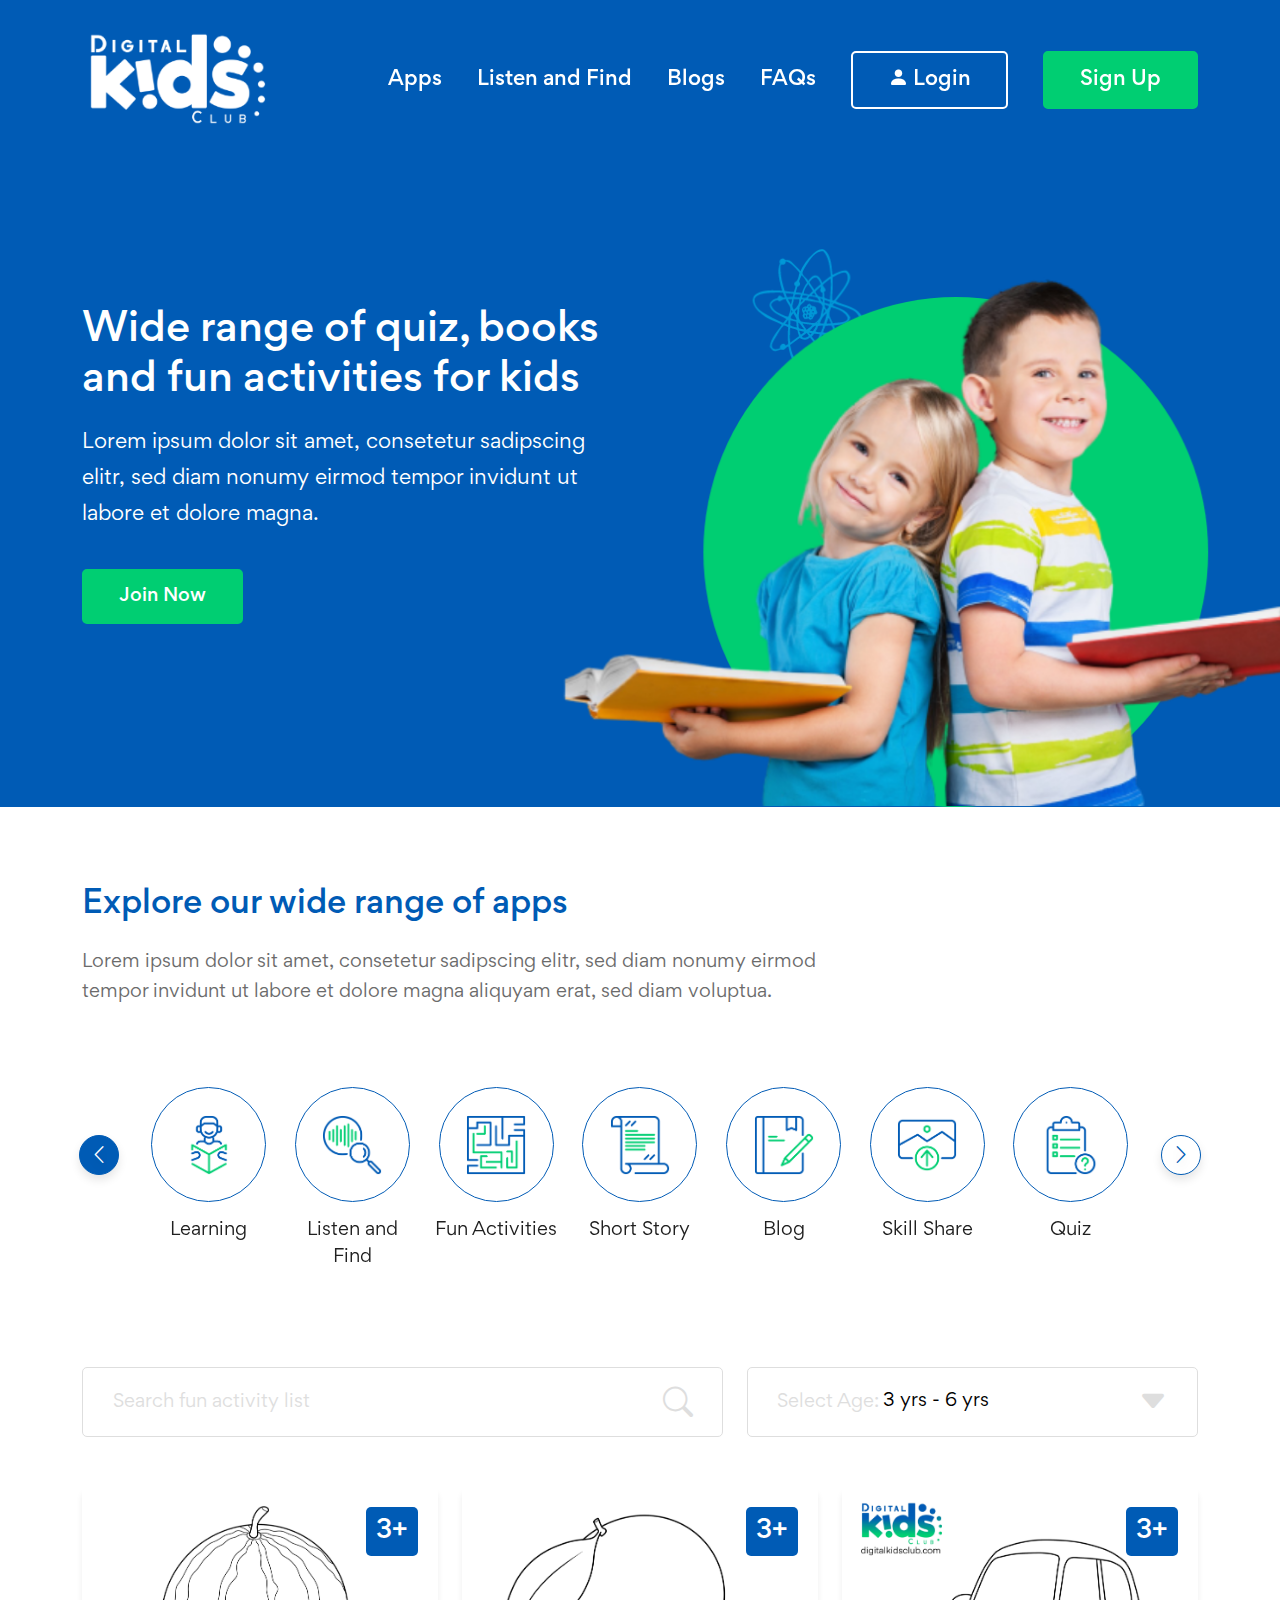
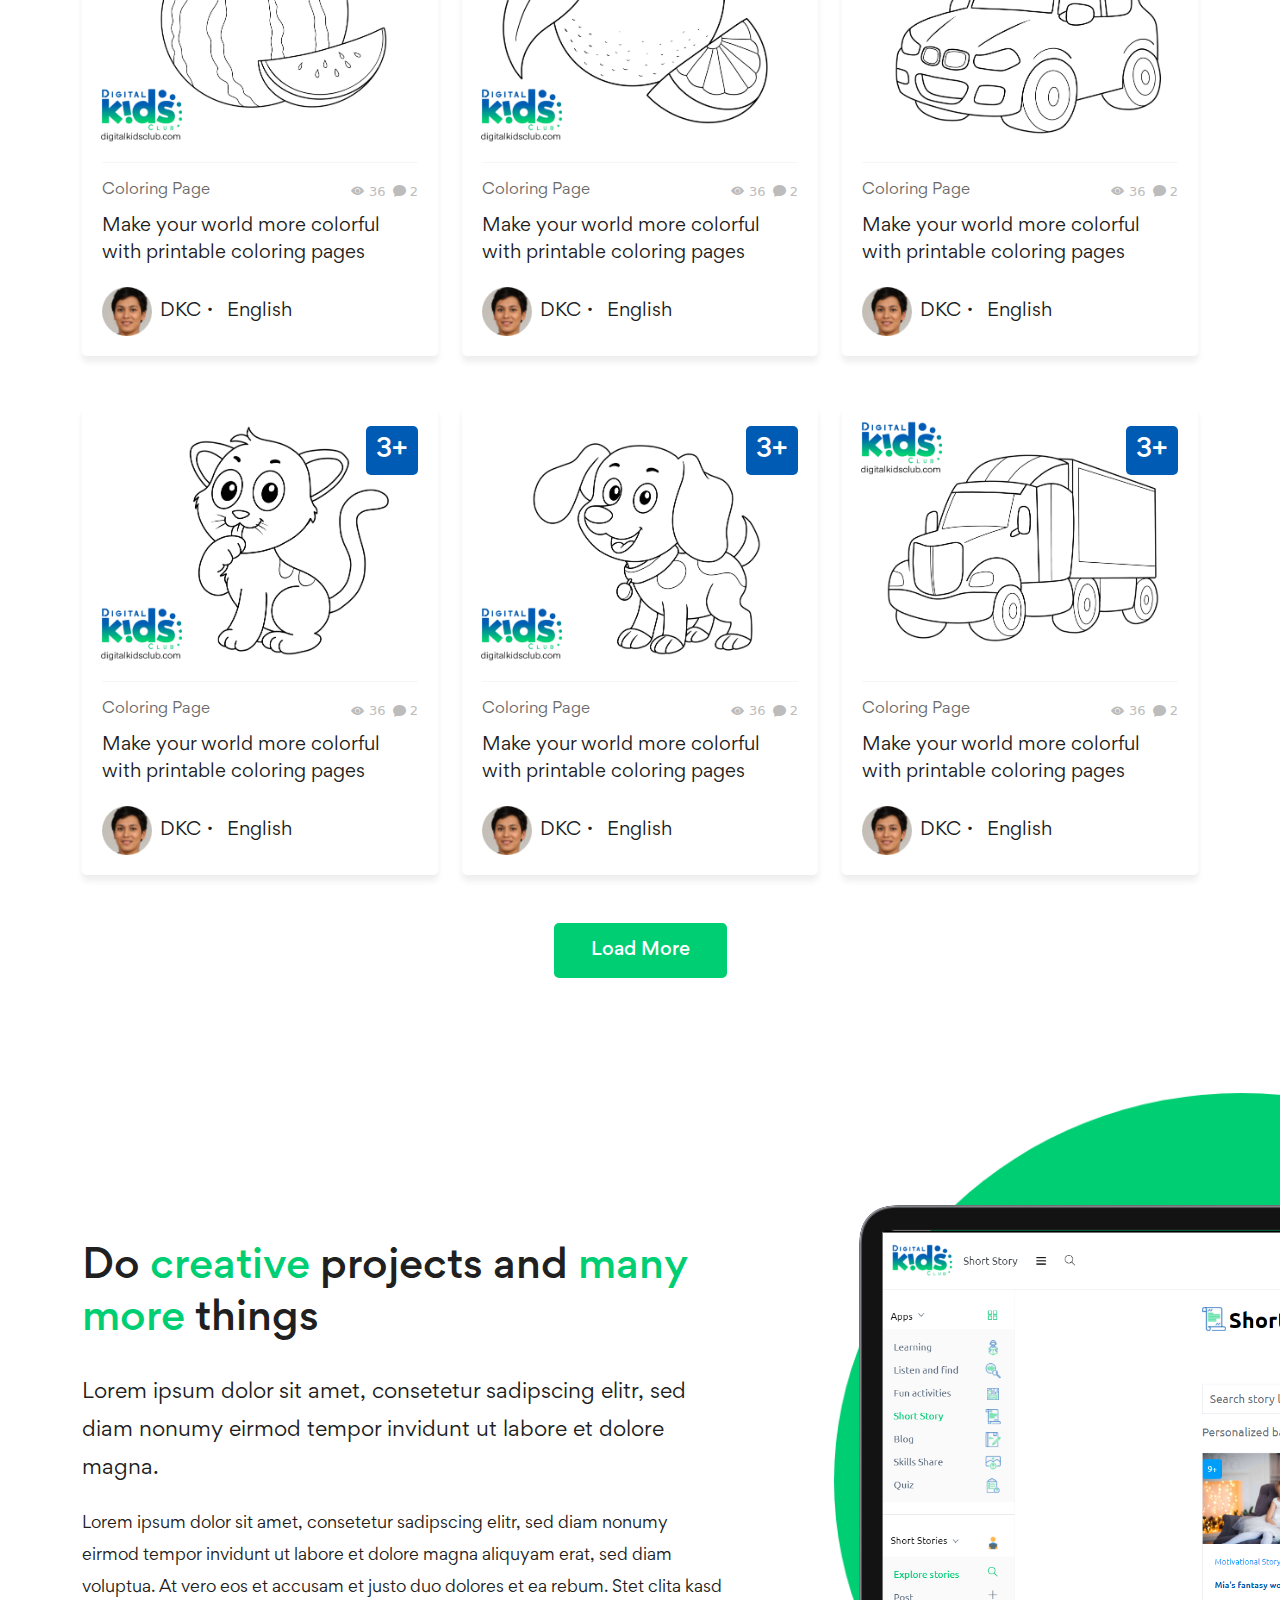
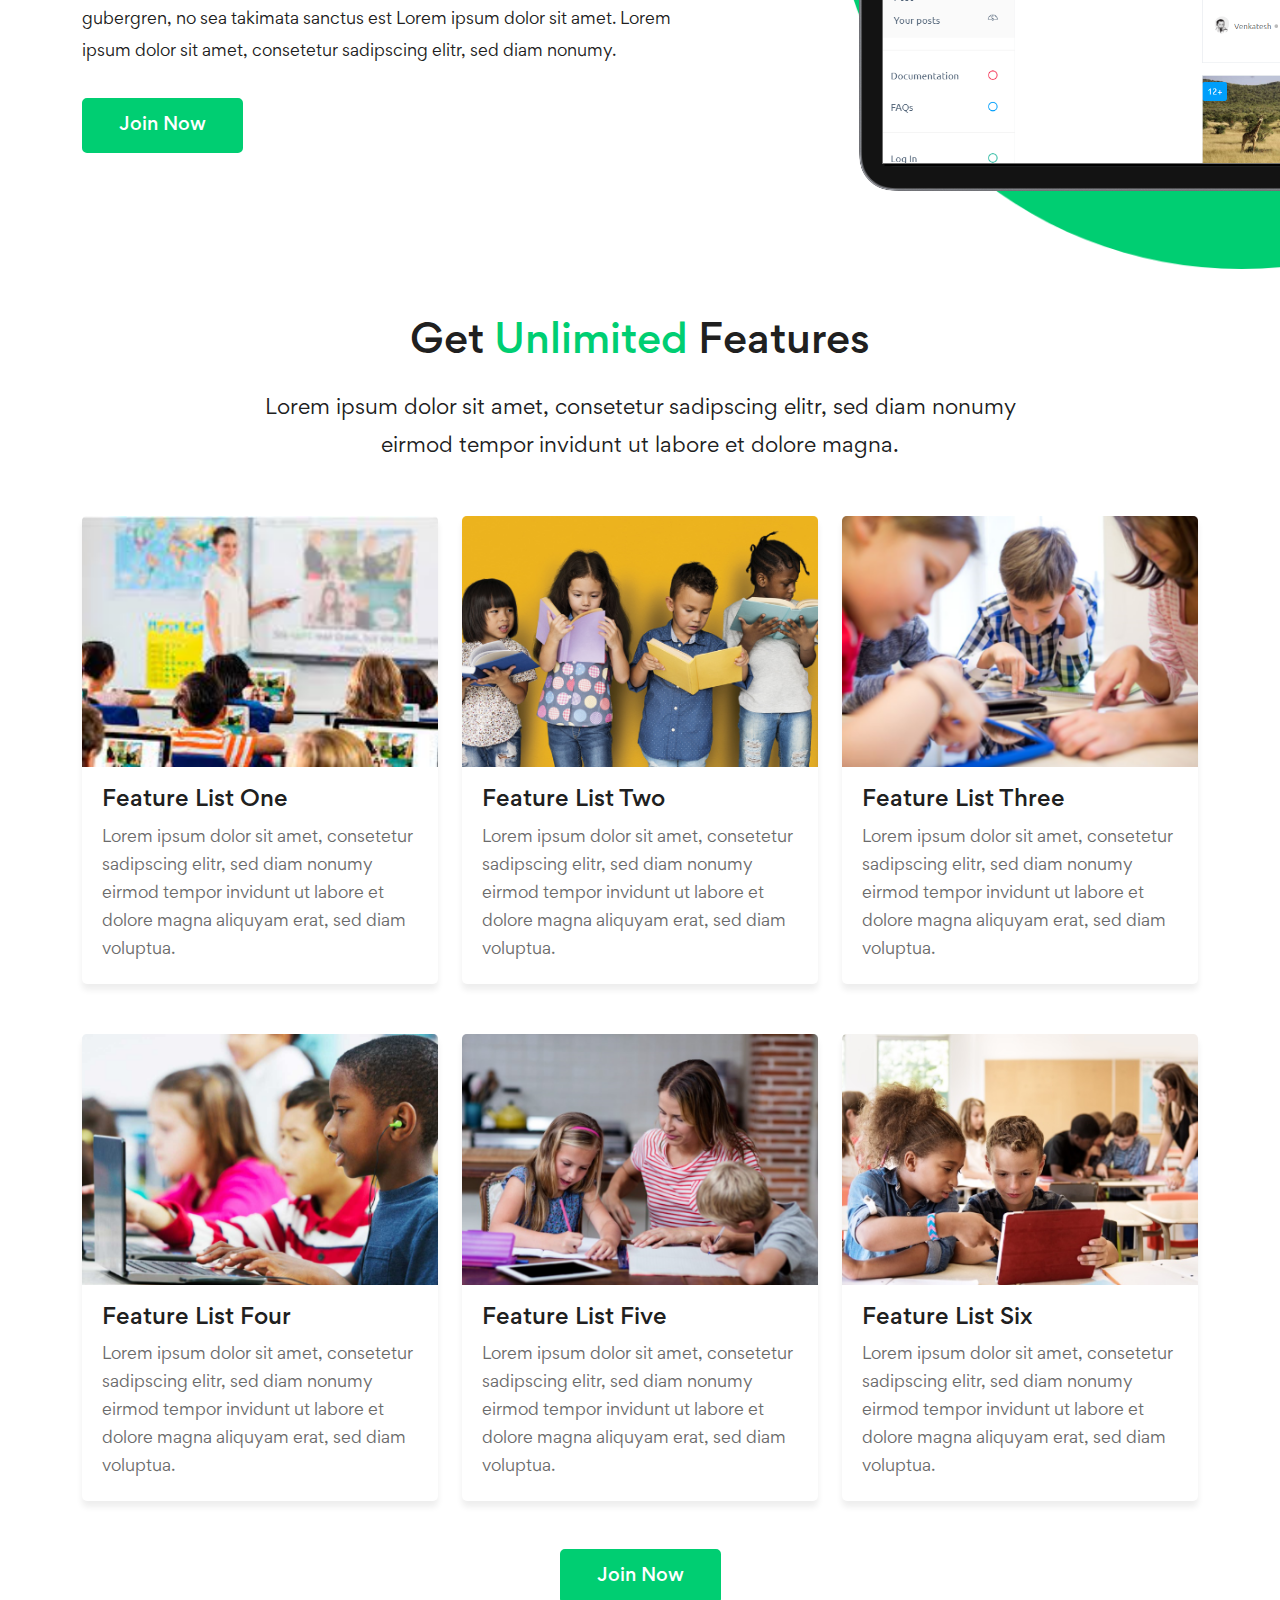
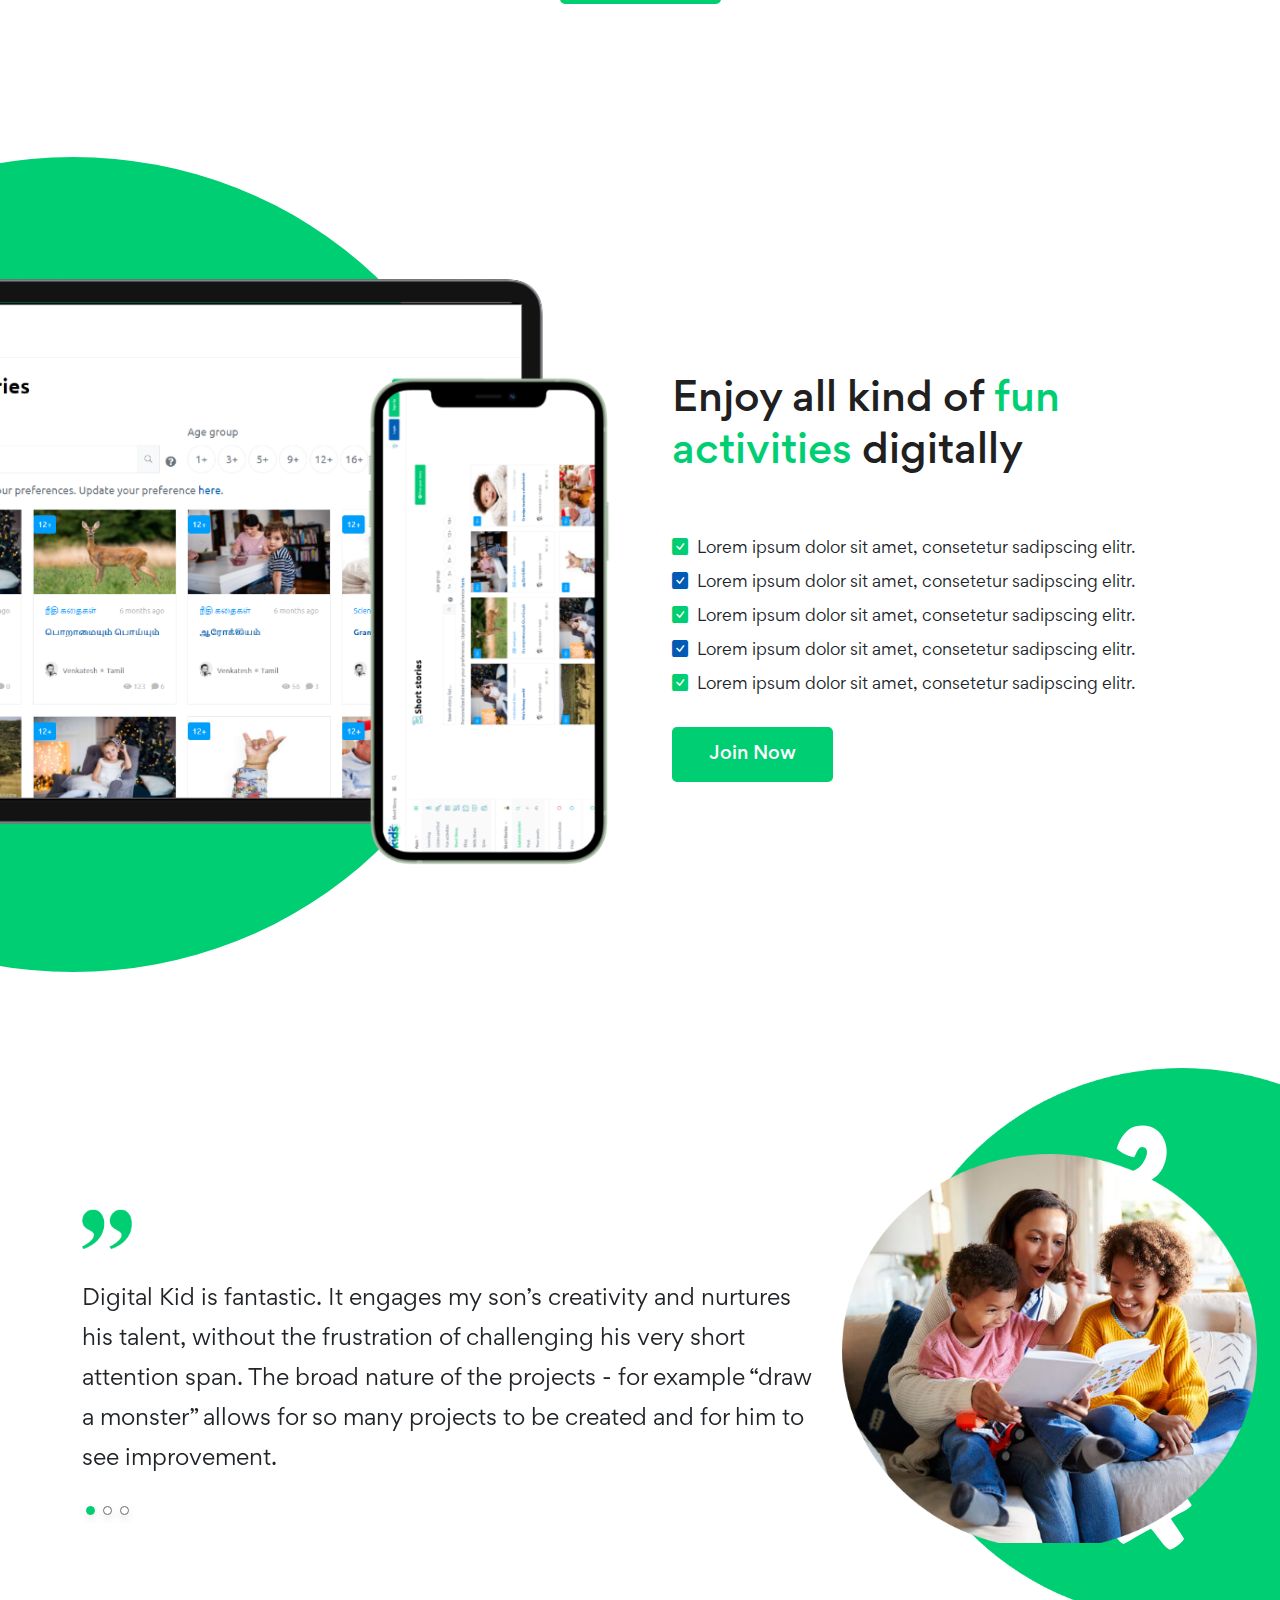
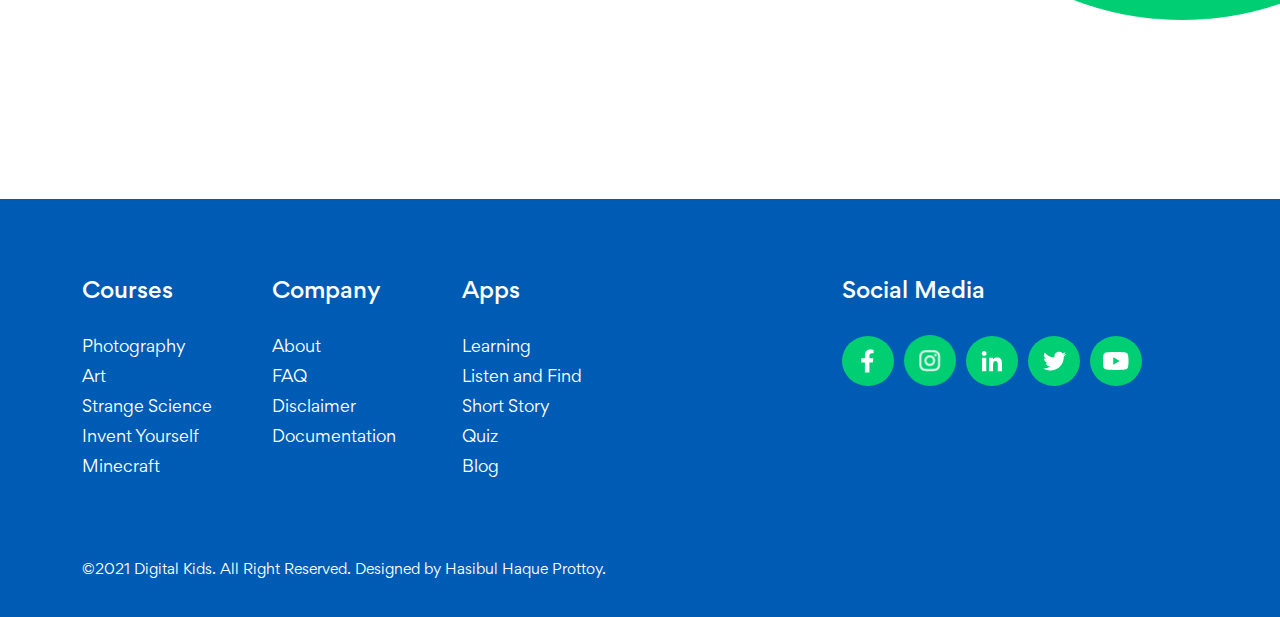
<file: index.html>
<!DOCTYPE html>
<html lang="en">
  <head>
    <meta charset="UTF-8" />
    <meta http-equiv="X-UA-Compatible" content="IE=edge" />
    <meta name="viewport" content="width=device-width, initial-scale=1.0" />
    <title>Digital Kids</title>
    <link rel="stylesheet" href="css/glide.core.css" />
    <link rel="stylesheet" href="css/glide.theme.css" />
    <link rel="stylesheet" href="css/bootstrap.css" />
    <link rel="stylesheet" href="icons/icons.css" />
    <link rel="stylesheet" href="css/style.css" />
  </head>
  <body>
    <div class="body-wrapper">
      <header>
        <nav id="main-nav">
          <div class="container">
            <div class="my-nav">
              <div class="logo">
                <img src="./img/logo-white.png" alt="" />
              </div>
              <ul class="my-menu">
                <li><a href="#">Apps</a></li>
                <li><a href="#">Listen and Find</a></li>
                <li><a href="#">Blogs</a></li>
                <li><a href="#">FAQs</a></li>
                <li>
                  <a href="#" class="white-btn"
                    ><i class="bi bi-person-fill"></i> Login</a
                  >
                </li>
                <li><a href="#" class="green-btn">Sign Up</a></li>
              </ul>
              <div class="toggle-btn">
                <div class="bar bar1"></div>
                <div class="bar bar2"></div>
                <div class="bar bar3"></div>
              </div>
            </div>
          </div>
        </nav>
        <div class="banner">
          <div class="container banner-container">
            <div class="row banner-row">
              <div class="col-lg-8">
                <div class="banner-left">
                  <h2>Wide range of quiz, books and fun activities for kids</h2>
                  <p>
                    Lorem ipsum dolor sit amet, consetetur sadipscing elitr, sed
                    diam nonumy eirmod tempor invidunt ut labore et dolore
                    magna.
                  </p>
                  <a href="#" class="green-btn">Join Now</a>
                </div>
              </div>
              <div class="col-lg-4">
                <div class="banner-img">
                  <img src="./img/banner-img.png" alt="" />
                </div>
              </div>
            </div>
          </div>
        </div>
      </header>
      <section>
        <div class="container">
          <div class="explore-app">
            <h2>Explore our wide range of apps</h2>
            <p>
              Lorem ipsum dolor sit amet, consetetur sadipscing elitr, sed diam
              nonumy eirmod tempor invidunt ut labore et dolore magna aliquyam
              erat, sed diam voluptua.
            </p>
          </div>
        </div>
      </section>
      <section>
        <div class="container">
          <div class="app-slider">
            <div class="glide app-glide">
              <div class="glide__track" data-glide-el="track">
                <ul class="glide__slides">
                  <li class="glide__slide">
                    <div class="as-box">
                      <div class="app-slide-img img1"></div>
                      <p>Learning</p>
                    </div>
                  </li>
                  <li class="glide__slide">
                    <div class="as-box">
                      <div class="app-slide-img img2"></div>
                      <p>Listen and Find</p>
                    </div>
                  </li>
                  <li class="glide__slide">
                    <div class="as-box">
                      <div class="app-slide-img img3"></div>
                      <p>Fun Activities</p>
                    </div>
                  </li>
                  <li class="glide__slide">
                    <div class="as-box">
                      <div class="app-slide-img img4"></div>
                      <p>Short Story</p>
                    </div>
                  </li>
                  <li class="glide__slide">
                    <div class="as-box">
                      <div class="app-slide-img img5"></div>
                      <p>Blog</p>
                    </div>
                  </li>
                  <li class="glide__slide">
                    <div class="as-box">
                      <div class="app-slide-img img6"></div>
                      <p>Skill Share</p>
                    </div>
                  </li>
                  <li class="glide__slide">
                    <div class="as-box">
                      <div class="app-slide-img img7"></div>
                      <p>Quiz</p>
                    </div>
                  </li>
                </ul>
              </div>
              <div class="glide__arrows" data-glide-el="controls">
                <button
                  class="glide__arrow glide__arrow--left"
                  data-glide-dir="<"
                >
                  <i class="bi bi-chevron-left"></i>
                </button>
                <button
                  class="glide__arrow glide__arrow--right"
                  data-glide-dir=">"
                >
                  <i class="bi bi-chevron-right"></i>
                </button>
              </div>
            </div>
          </div>
        </div>
      </section>
      <section class="app-section">
        <div class="container">
          <div class="row">
            <div class="col-md-7">
              <div class="app-input">
                <input
                  type="text"
                  name=""
                  placeholder="Search fun activity list"
                />
                <i class="bi bi-search"></i>
              </div>
            </div>
            <div class="col-md-5">
              <div class="app-input">
                <select name="" id="">
                  <option value="">3 yrs - 6 yrs</option>
                  <option value="">6 yrs - 9 yrs</option>
                  <option value="">9 yrs - 12 yrs</option>
                </select>
                <div class="hider"></div>
                <i class="bi bi-caret-down-fill caret"></i>
                <span>Select Age:</span>
              </div>
            </div>
          </div>
          <div class="app-row row">
            <div class="col-lg-4 col-md-6">
              <div class="app-box">
                <div class="app-label">3+</div>
                <div class="app-img">
                  <img src="img/fun1.jpg" alt="" />
                </div>
                <div class="app-content">
                  <hr />
                  <div class="app-box-top">
                    <span>Coloring Page</span>
                    <div class="comment-watch">
                      <small><i class="bi bi-eye-fill"></i> 36</small>
                      <small><i class="bi bi-chat-fill"></i> 2</small>
                    </div>
                  </div>
                  <p>
                    Make your world more colorful with printable coloring pages
                  </p>
                  <div class="app-box-bottom">
                    <img src="img/user.png" alt="" />
                    <span>DKC<i class="bi bi-dot"></i></span>
                    <span>English</span>
                  </div>
                </div>
              </div>
            </div>
            <div class="col-lg-4 col-md-6">
              <div class="app-box">
                <div class="app-label">3+</div>
                <div class="app-img">
                  <img src="img/fun2.jpg" alt="" />
                </div>
                <div class="app-content">
                  <hr />
                  <div class="app-box-top">
                    <span>Coloring Page</span>
                    <div class="comment-watch">
                      <small><i class="bi bi-eye-fill"></i> 36</small>
                      <small><i class="bi bi-chat-fill"></i> 2</small>
                    </div>
                  </div>
                  <p>
                    Make your world more colorful with printable coloring pages
                  </p>
                  <div class="app-box-bottom">
                    <img src="img/user.png" alt="" />
                    <span>DKC<i class="bi bi-dot"></i></span>
                    <span>English</span>
                  </div>
                </div>
              </div>
            </div>
            <div class="col-lg-4 col-md-6">
              <div class="app-box">
                <div class="app-label">3+</div>
                <div class="app-img">
                  <img src="img/fun3.jpg" alt="" />
                </div>
                <div class="app-content">
                  <hr />
                  <div class="app-box-top">
                    <span>Coloring Page</span>
                    <div class="comment-watch">
                      <small><i class="bi bi-eye-fill"></i> 36</small>
                      <small><i class="bi bi-chat-fill"></i> 2</small>
                    </div>
                  </div>
                  <p>
                    Make your world more colorful with printable coloring pages
                  </p>
                  <div class="app-box-bottom">
                    <img src="img/user.png" alt="" />
                    <span>DKC<i class="bi bi-dot"></i></span>
                    <span>English</span>
                  </div>
                </div>
              </div>
            </div>
            <div class="col-lg-4 col-md-6">
              <div class="app-box">
                <div class="app-label">3+</div>
                <div class="app-img">
                  <img src="img/fun4.jpg" alt="" />
                </div>
                <div class="app-content">
                  <hr />
                  <div class="app-box-top">
                    <span>Coloring Page</span>
                    <div class="comment-watch">
                      <small><i class="bi bi-eye-fill"></i> 36</small>
                      <small><i class="bi bi-chat-fill"></i> 2</small>
                    </div>
                  </div>
                  <p>
                    Make your world more colorful with printable coloring pages
                  </p>
                  <div class="app-box-bottom">
                    <img src="img/user.png" alt="" />
                    <span>DKC<i class="bi bi-dot"></i></span>
                    <span>English</span>
                  </div>
                </div>
              </div>
            </div>
            <div class="col-lg-4 col-md-6">
              <div class="app-box">
                <div class="app-label">3+</div>
                <div class="app-img">
                  <img src="img/fun5.jpg" alt="" />
                </div>
                <div class="app-content">
                  <hr />
                  <div class="app-box-top">
                    <span>Coloring Page</span>
                    <div class="comment-watch">
                      <small><i class="bi bi-eye-fill"></i> 36</small>
                      <small><i class="bi bi-chat-fill"></i> 2</small>
                    </div>
                  </div>
                  <p>
                    Make your world more colorful with printable coloring pages
                  </p>
                  <div class="app-box-bottom">
                    <img src="img/user.png" alt="" />
                    <span>DKC<i class="bi bi-dot"></i></span>
                    <span>English</span>
                  </div>
                </div>
              </div>
            </div>
            <div class="col-lg-4 col-md-6">
              <div class="app-box">
                <div class="app-label">3+</div>
                <div class="app-img">
                  <img src="img/fun6.jpg" alt="" />
                </div>
                <div class="app-content">
                  <hr />
                  <div class="app-box-top">
                    <span>Coloring Page</span>
                    <div class="comment-watch">
                      <small><i class="bi bi-eye-fill"></i> 36</small>
                      <small><i class="bi bi-chat-fill"></i> 2</small>
                    </div>
                  </div>
                  <p>
                    Make your world more colorful with printable coloring pages
                  </p>
                  <div class="app-box-bottom">
                    <img src="img/user.png" alt="" />
                    <span>DKC<i class="bi bi-dot"></i></span>
                    <span>English</span>
                  </div>
                </div>
              </div>
            </div>
          </div>
          <div class="d-flex justify-content-center mt-5">
            <a href="#" class="green-btn">Load More</a>
          </div>
        </div>
      </section>
      <section class="text-cta">
        <div class="container">
          <div class="row">
            <div class="col-lg-7">
              <div class="text-cta-box">
                <h2 class="heading">
                  Do <span>creative</span> projects and
                  <span>many more</span> things
                </h2>
                <p class="sub-heading">
                  Lorem ipsum dolor sit amet, consetetur sadipscing elitr, sed
                  diam nonumy eirmod tempor invidunt ut labore et dolore magna.
                </p>
                <p class="normal-text">
                  Lorem ipsum dolor sit amet, consetetur sadipscing elitr, sed
                  diam nonumy eirmod tempor invidunt ut labore et dolore magna
                  aliquyam erat, sed diam voluptua. At vero eos et accusam et
                  justo duo dolores et ea rebum. Stet clita kasd gubergren, no
                  sea takimata sanctus est Lorem ipsum dolor sit amet. Lorem
                  ipsum dolor sit amet, consetetur sadipscing elitr, sed diam
                  nonumy.
                </p>
                <a href="#" class="green-btn">Join Now</a>
              </div>
            </div>
            <div class="col-lg-5">
              <div class="text-cta-img">
                <img src="img/Group 20.png" alt="" class="cta-img" />
                <img src="img/green-circle.png" alt="" class="green-circle" />
              </div>
            </div>
          </div>
        </div>
      </section>
      <section class="feature-section">
        <div class="container">
          <h2 class="heading">Get <span>Unlimited</span> Features</h2>
          <p class="sub-heading">
            Lorem ipsum dolor sit amet, consetetur sadipscing elitr, sed diam
            nonumy eirmod tempor invidunt ut labore et dolore magna.
          </p>
          <div class="row">
            <div class="col-md-6 col-lg-4">
              <div class="feature-box">
                <img src="img/f1.png" alt="" />
                <div class="feature-bottom">
                  <h2>Feature List One</h2>
                  <p>
                    Lorem ipsum dolor sit amet, consetetur sadipscing elitr, sed
                    diam nonumy eirmod tempor invidunt ut labore et dolore magna
                    aliquyam erat, sed diam voluptua.
                  </p>
                </div>
              </div>
            </div>
            <div class="col-md-6 col-lg-4">
              <div class="feature-box">
                <img src="img/f2.png" alt="" />
                <div class="feature-bottom">
                  <h2>Feature List Two</h2>
                  <p>
                    Lorem ipsum dolor sit amet, consetetur sadipscing elitr, sed
                    diam nonumy eirmod tempor invidunt ut labore et dolore magna
                    aliquyam erat, sed diam voluptua.
                  </p>
                </div>
              </div>
            </div>
            <div class="col-md-6 col-lg-4">
              <div class="feature-box">
                <img src="img/f3.png" alt="" />
                <div class="feature-bottom">
                  <h2>Feature List Three</h2>
                  <p>
                    Lorem ipsum dolor sit amet, consetetur sadipscing elitr, sed
                    diam nonumy eirmod tempor invidunt ut labore et dolore magna
                    aliquyam erat, sed diam voluptua.
                  </p>
                </div>
              </div>
            </div>
            <div class="col-md-6 col-lg-4">
              <div class="feature-box">
                <img src="img/f4.png" alt="" />
                <div class="feature-bottom">
                  <h2>Feature List Four</h2>
                  <p>
                    Lorem ipsum dolor sit amet, consetetur sadipscing elitr, sed
                    diam nonumy eirmod tempor invidunt ut labore et dolore magna
                    aliquyam erat, sed diam voluptua.
                  </p>
                </div>
              </div>
            </div>
            <div class="col-md-6 col-lg-4">
              <div class="feature-box">
                <img src="img/f5.png" alt="" />
                <div class="feature-bottom">
                  <h2>Feature List Five</h2>
                  <p>
                    Lorem ipsum dolor sit amet, consetetur sadipscing elitr, sed
                    diam nonumy eirmod tempor invidunt ut labore et dolore magna
                    aliquyam erat, sed diam voluptua.
                  </p>
                </div>
              </div>
            </div>
            <div class="col-md-6 col-lg-4">
              <div class="feature-box">
                <img src="img/f6.png" alt="" />
                <div class="feature-bottom">
                  <h2>Feature List Six</h2>
                  <p>
                    Lorem ipsum dolor sit amet, consetetur sadipscing elitr, sed
                    diam nonumy eirmod tempor invidunt ut labore et dolore magna
                    aliquyam erat, sed diam voluptua.
                  </p>
                </div>
              </div>
            </div>
          </div>
          <div class="d-flex justify-content-center mt-5">
            <a href="#" class="green-btn">Join Now</a>
          </div>
        </div>
      </section>
      <section class="project-section">
        <div class="container">
          <div class="row">
            <div class="col-lg-6">
              <div class="project-left">
                <img src="img/Group 28.png" class="p-img" alt="" />
                <img src="img/green-circle.png" alt="" class="green-circle" />
              </div>
            </div>
            <div class="col-lg-6">
              <div class="project-right">
                <h2 class="heading">
                  Enjoy all kind of <span>fun activities</span> digitally
                </h2>
                <ul>
                  <li>
                    <i class="bi bi-check-square-fill green-check"></i> Lorem
                    ipsum dolor sit amet, consetetur sadipscing elitr.
                  </li>
                  <li>
                    <i class="bi bi-check-square-fill blue-check"></i> Lorem
                    ipsum dolor sit amet, consetetur sadipscing elitr.
                  </li>
                  <li>
                    <i class="bi bi-check-square-fill green-check"></i> Lorem
                    ipsum dolor sit amet, consetetur sadipscing elitr.
                  </li>
                  <li>
                    <i class="bi bi-check-square-fill blue-check"></i> Lorem
                    ipsum dolor sit amet, consetetur sadipscing elitr.
                  </li>
                  <li>
                    <i class="bi bi-check-square-fill green-check"></i> Lorem
                    ipsum dolor sit amet, consetetur sadipscing elitr.
                  </li>
                </ul>
                <a href="#" class="green-btn">Join Now</a>
              </div>
            </div>
          </div>
        </div>
      </section>
      <section>
        <div class="cta-slider">
          <div class="container">
            <div class="row flex-inverse">
              <div class="col-lg-8">
                <div class="glide-wrapper">
                  <div class="glide cta-glide">
                    <div class="glide__track" data-glide-el="track">
                      <ul class="glide__slides">
                        <li class="glide__slide">
                          <div class="cs-box">
                            <img src="img/quote.png" alt="" />
                            <p>
                              Digital Kid is fantastic. It engages my son’s
                              creativity and nurtures his talent, without the
                              frustration of challenging his very short
                              attention span. The broad nature of the projects -
                              for example “draw a monster” allows for so many
                              projects to be created and for him to see
                              improvement.
                            </p>
                          </div>
                        </li>
                        <li class="glide__slide">
                          <div class="cs-box">
                            <img src="img/quote.png" alt="" />
                            <p>
                              Digital Kid is fantastic. It engages my son’s
                              creativity and nurtures his talent, without the
                              frustration of challenging his very short
                              attention span. The broad nature of the projects -
                              for example “draw a monster” allows for so many
                              projects to be created and for him to see
                              improvement.
                            </p>
                          </div>
                        </li>
                        <li class="glide__slide">
                          <div class="cs-box">
                            <img src="img/quote.png" alt="" />
                            <p>
                              Digital Kid is fantastic. It engages my son’s
                              creativity and nurtures his talent, without the
                              frustration of challenging his very short
                              attention span. The broad nature of the projects -
                              for example “draw a monster” allows for so many
                              projects to be created and for him to see
                              improvement.
                            </p>
                          </div>
                        </li>
                      </ul>
                    </div>
                    <div class="glide__bullets" data-glide-el="controls[nav]">
                      <button
                        class="glide__bullet"
                        data-glide-dir="=0"
                      ></button>
                      <button
                        class="glide__bullet"
                        data-glide-dir="=1"
                      ></button>
                      <button
                        class="glide__bullet"
                        data-glide-dir="=2"
                      ></button>
                    </div>
                  </div>
                </div>
              </div>
              <div class="col-lg-4">
                <div class="cta-img">
                  <img src="img/cta-slide.png" alt="" />
                </div>
              </div>
            </div>
          </div>
          <div class="cta-circle">
            <img src="img/green-circle.png" class="circle-img" alt="" />
            <img src="img/Group 10.png" class="ques-img" alt="" />
            <img src="img/Group 12.png" class="cross-img" alt="" />
          </div>
        </div>
      </section>
      <footer>
        <div class="container">
          <div class="row">
            <div class="col-lg-2 col-md-6 col-6">
              <div class="footer-box">
                <h2>Courses</h2>
                <ul>
                  <li><a href="#">Photography</a></li>
                  <li><a href="#">Art</a></li>
                  <li><a href="#">Strange Science</a></li>
                  <li><a href="#">Invent Yourself</a></li>
                  <li><a href="#">Minecraft</a></li>
                </ul>
              </div>
            </div>
            <div class="col-lg-2 col-md-6 col-6">
              <div class="footer-box">
                <h2>Company</h2>
                <ul>
                  <li><a href="#">About</a></li>
                  <li><a href="#">FAQ</a></li>
                  <li><a href="#">Disclaimer</a></li>
                  <li><a href="#">Documentation</a></li>
                </ul>
              </div>
            </div>
            <div class="col-lg-2 col-md-6 col-6">
              <div class="footer-box">
                <h2>Apps</h2>
                <ul>
                  <li><a href="#">Learning</a></li>
                  <li><a href="#">Listen and Find</a></li>
                  <li><a href="#">Short Story</a></li>
                  <li><a href="#">Quiz</a></li>
                  <li><a href="#">Blog</a></li>
                </ul>
              </div>
            </div>
            <div class="offset-lg-2 col-lg-4 col-md-6">
              <h2>Social Media</h2>
              <div class="social-img">
                <a href="#"><img src="img/fb.png" alt="" /></a>
                <a href="#"><img src="img/insta.png" alt="" /></a>
                <a href="#"><img src="img/linkedin.png" alt="" /></a>
                <a href="#"><img src="img/twitter.png" alt="" /></a>
                <a href="#"><img src="img/youtube.png" alt="" /></a>
              </div>
            </div>
          </div>
          <div class="copyright">
            <p>
              ©2021 Digital Kids. All Right Reserved. Designed by Hasibul Haque
              Prottoy.
            </p>
          </div>
        </div>
      </footer>
    </div>
    <script src="js/bootstrap.js"></script>
    <script src="js/glide.js"></script>
    <script src="js/navbar.js"></script>
    <script>
      new Glide(".app-glide", {
        type: "carousel",
        perView: 7,
        breakpoints: {
          1200: {
            perView: 5,
          },
          992: {
            perView: 3,
          },
          530: {
            perView: 2,
          },
        },
      }).mount();
    </script>
    <script>
      new Glide(".cta-glide", {
        type: "carousel",
        perView: 1,
      }).mount();
    </script>
  </body>
</html>
</file>
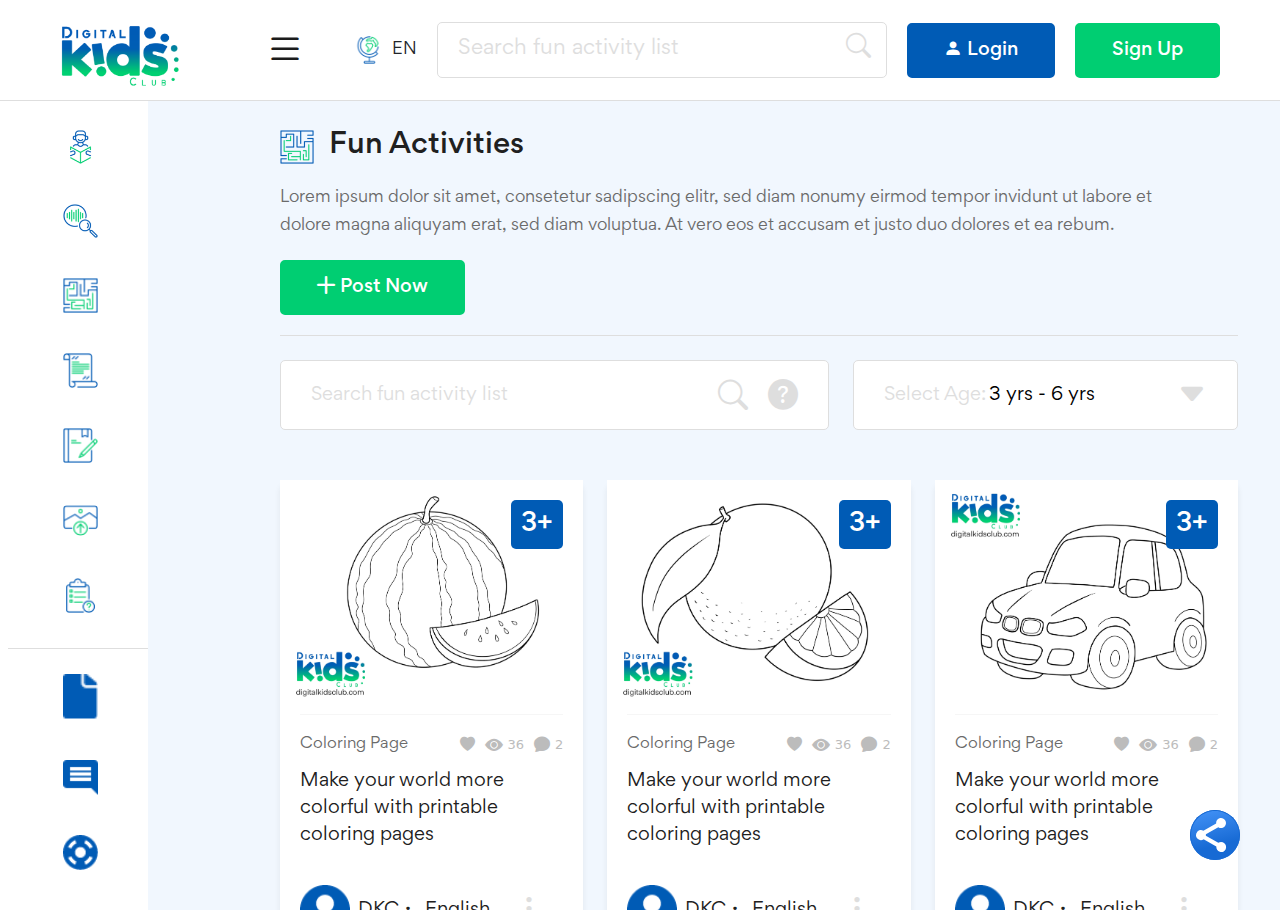
<file: admin.html>
<!DOCTYPE html>
<html lang="en">
  <head>
    <meta charset="UTF-8" />
    <meta http-equiv="X-UA-Compatible" content="IE=edge" />
    <meta name="viewport" content="width=device-width, initial-scale=1.0" />
    <title>Digital Kids</title>
    <link rel="stylesheet" href="css/bootstrap.css" />
    <link rel="stylesheet" href="icons/icons.css" />
    <link rel="stylesheet" href="css/admin.css" />
  </head>
  <body>
    <div class="body-wrapper">
      <header>
        <nav class="admin-navbar">
          <div class="logo">
            <img src="img/logo.png" alt="" />
            <i class="bi bi-list" id="sidebar-toggle"></i>
            <i class="bi bi-list" id="sidebar-toggle-lg"></i>
          </div>
          <div class="navbar-right">
            <div class="lang">
              <img src="img/admin-icon/globe.png" alt="" />
              <div class="lang-select">
                <p>EN</p>
                <ul class="lang-list">
                  <li>EN</li>
                  <li>BN</li>
                </ul>
              </div>
            </div>
            <div class="navbar-form">
              <input type="text" placeholder="Search fun activity list" />
              <i class="bi bi-search"></i>
            </div>
            <a href="#" class="blue-btn"
              ><i class="bi bi-person-fill"></i> Login</a
            >
            <a href="#" class="green-btn">Sign Up</a>
          </div>
          <div class="toggle-btn">
            <i class="bi bi-layout-text-sidebar-reverse"></i>
          </div>
        </nav>
      </header>
      <section class="main-panel">
        <div class="sidebar-nav">
          <div class="nav-wrapper">
            <ul class="side-menu">
              <li class="side-list">
                <div class="icon-menu">
                  <img src="img/admin-icon/learning.png" alt="" />
                  <p>Learning</p>
                </div>
                <i class="bi bi-chevron-right"></i>
              </li>
              <ul class="sub-menu">
                <li>
                  <a href="#"><i class="bi bi-search"></i> Explore</a>
                </li>
                <li>
                  <a href="#"><i class="bi bi-plus-lg"></i> Add Post</a>
                </li>
                <li>
                  <a href="#"><i class="bi bi-list-ul"></i> Your Post</a>
                </li>
              </ul>
              <li class="side-list">
                <div class="icon-menu">
                  <img src="img/admin-icon/listenandfind.png" alt="" />
                  <p>Listen and Find</p>
                </div>
                <i class="bi bi-chevron-right"></i>
              </li>
              <ul class="sub-menu">
                <li>
                  <a href="#"><i class="bi bi-search"></i> Explore</a>
                </li>
                <li>
                  <a href="#"><i class="bi bi-plus-lg"></i> Add Post</a>
                </li>
                <li>
                  <a href="#"><i class="bi bi-list-ul"></i> Your Post</a>
                </li>
              </ul>
              <li class="side-list">
                <div class="icon-menu">
                  <img src="img/admin-icon/funactivities.png" alt="" />
                  <p>Fun Activities</p>
                </div>
                <i class="bi bi-chevron-right"></i>
              </li>
              <ul class="sub-menu">
                <li>
                  <a href="#"><i class="bi bi-search"></i> Explore</a>
                </li>
                <li>
                  <a href="#"><i class="bi bi-plus-lg"></i> Add Post</a>
                </li>
                <li>
                  <a href="#"><i class="bi bi-list-ul"></i> Your Post</a>
                </li>
              </ul>
              <li class="side-list">
                <div class="icon-menu">
                  <img src="img/admin-icon/shortstory.png" alt="" />
                  <p>Short Story</p>
                </div>
                <i class="bi bi-chevron-right"></i>
              </li>
              <ul class="sub-menu">
                <li>
                  <a href="#"><i class="bi bi-search"></i> Explore</a>
                </li>
                <li>
                  <a href="#"><i class="bi bi-plus-lg"></i> Add Post</a>
                </li>
                <li>
                  <a href="#"><i class="bi bi-list-ul"></i> Your Post</a>
                </li>
              </ul>
              <li class="side-list">
                <div class="icon-menu">
                  <img src="img/admin-icon/blog.png" alt="" />
                  <p>Blog</p>
                </div>
                <i class="bi bi-chevron-right"></i>
              </li>
              <ul class="sub-menu">
                <li>
                  <a href="#"><i class="bi bi-search"></i> Explore</a>
                </li>
                <li>
                  <a href="#"><i class="bi bi-plus-lg"></i> Add Post</a>
                </li>
                <li>
                  <a href="#"><i class="bi bi-list-ul"></i> Your Post</a>
                </li>
              </ul>
              <li class="side-list">
                <div class="icon-menu">
                  <img src="img/admin-icon/skillshare.png" alt="" />
                  <p>Skill Share</p>
                </div>
                <i class="bi bi-chevron-right"></i>
              </li>
              <ul class="sub-menu">
                <li>
                  <a href="#"><i class="bi bi-search"></i> Explore</a>
                </li>
                <li>
                  <a href="#"><i class="bi bi-plus-lg"></i> Add Post</a>
                </li>
                <li>
                  <a href="#"><i class="bi bi-list-ul"></i> Your Post</a>
                </li>
              </ul>
              <li class="side-list">
                <div class="icon-menu">
                  <img src="img/admin-icon/quiz.png" alt="" />
                  <p>Quiz</p>
                </div>
                <i class="bi bi-chevron-right"></i>
              </li>
              <ul class="sub-menu">
                <li>
                  <a href="#"><i class="bi bi-search"></i> Explore</a>
                </li>
                <li>
                  <a href="#"><i class="bi bi-plus-lg"></i> Add Post</a>
                </li>
                <li>
                  <a href="#"><i class="bi bi-list-ul"></i> Your Post</a>
                </li>
              </ul>
              <div class="line"></div>
              <li class="side-list-bottom">
                <div class="icon-menu">
                  <img src="img/admin-icon/doc.png" alt="" />
                  <p>Documentation</p>
                </div>
              </li>
              <li class="side-list-bottom">
                <div class="icon-menu">
                  <img src="img/admin-icon/faq.png" alt="" />
                  <p>FAQ</p>
                </div>
              </li>
              <li class="side-list-bottom">
                <div class="icon-menu">
                  <img src="img/admin-icon/support.png" alt="" />
                  <p>Support Center</p>
                </div>
              </li>
            </ul>
          </div>
        </div>
        <div class="panel">
          <div class="panel-header">
            <div class="pheader-left">
              <div class="panel-img">
                <img src="img/admin-icon/funactivities.png" alt="" />
                <h2>Fun Activities</h2>
              </div>
              <p>
                Lorem ipsum dolor sit amet, consetetur sadipscing elitr, sed
                diam nonumy eirmod tempor invidunt ut labore et dolore magna
                aliquyam erat, sed diam voluptua. At vero eos et accusam et
                justo duo dolores et ea rebum.
              </p>
            </div>
            <div class="pheader-right">
              <a href="#" class="green-btn"
                ><i class="bi bi-plus-lg"></i> Post Now</a
              >
            </div>
          </div>
          <div class="line mb-4"></div>
          <div class="app-section">
            <div class="row">
              <div class="col-xl-7">
                <div class="app-input input-wrapper">
                  <ul class="search-list"></ul>
                  <input
                    type="text"
                    name=""
                    id="search-input"
                    placeholder="Search fun activity list"
                    onkeyup="inputRead(event)"
                  />
                  <i class="bi bi-search search"></i>
                  <i class="bi bi-question-circle-fill help">
                    <p>
                      Separate multiple keywords by , and use double quote(")
                      for full text search
                      <i class="bi bi-caret-down-fill"></i>
                    </p>
                  </i>
                </div>
              </div>
              <div class="col-xl-5">
                <div class="app-input input-wrapper">
                  <select name="" id="">
                    <option value="">3 yrs - 6 yrs</option>
                    <option value="">6 yrs - 9 yrs</option>
                    <option value="">9 yrs - 12 yrs</option>
                  </select>
                  <div class="hider"></div>
                  <i class="bi bi-caret-down-fill caret-select"></i>
                  <span>Select Age:</span>
                </div>
              </div>
            </div>
          </div>
          <div class="app-row row">
            <div class="col-xl-4 col-md-6">
              <div class="app-box">
                <div class="app-label">3+</div>
                <div class="app-img">
                  <img src="img/fun1.jpg" alt="" />
                </div>
                <div class="app-content">
                  <hr />
                  <div class="app-box-top">
                    <span>Coloring Page</span>
                    <div class="comment-watch">
                      <small><i class="bi bi-heart-fill love"></i></small>
                      <small><i class="bi bi-eye-fill eye"></i> 36</small>
                      <small><i class="bi bi-chat-fill chat"></i> 2</small>
                    </div>
                  </div>
                  <p>
                    Make your world more colorful with printable coloring pages
                  </p>
                  <div class="app-box-bottom">
                    <div class="ab-left">
                      <img
                        src="img/admin-icon/Icon awesome-user-circle.png"
                        alt=""
                      />
                      <span>DKC<i class="bi bi-dot"></i></span>
                      <span>English</span>
                    </div>
                    <div class="ab-right">
                      <i class="bi bi-three-dots-vertical"></i>
                      <ul class="ab-right-menu">
                        <li>
                          <a href="#"><i class="bi bi-share-fill"></i> Share</a>
                        </li>
                        <li>
                          <a href="#"
                            ><i class="bi bi-pencil-square"></i> Edit</a
                          >
                        </li>
                        <li>
                          <a href="#"
                            ><i class="bi bi-trash-fill"></i> Delete</a
                          >
                        </li>
                        <li>
                          <a href="#"
                            ><i class="bi bi-eye-fill"></i> View Details</a
                          >
                        </li>
                        <i class="bi bi-caret-down-fill caret"></i>
                      </ul>
                    </div>
                  </div>
                </div>
              </div>
            </div>
            <div class="col-xl-4 col-md-6">
              <div class="app-box">
                <div class="app-label">3+</div>
                <div class="app-img">
                  <img src="img/fun2.jpg" alt="" />
                </div>
                <div class="app-content">
                  <hr />
                  <div class="app-box-top">
                    <span>Coloring Page</span>
                    <div class="comment-watch">
                      <small><i class="bi bi-heart-fill love"></i></small>
                      <small><i class="bi bi-eye-fill eye"></i> 36</small>
                      <small><i class="bi bi-chat-fill chat"></i> 2</small>
                    </div>
                  </div>
                  <p>
                    Make your world more colorful with printable coloring pages
                  </p>
                  <div class="app-box-bottom">
                    <div class="ab-left">
                      <img
                        src="img/admin-icon/Icon awesome-user-circle.png"
                        alt=""
                      />
                      <span>DKC<i class="bi bi-dot"></i></span>
                      <span>English</span>
                    </div>
                    <div class="ab-right">
                      <i class="bi bi-three-dots-vertical"></i>
                      <ul class="ab-right-menu">
                        <li>
                          <a href="#"><i class="bi bi-share-fill"></i> Share</a>
                        </li>
                        <li>
                          <a href="#"
                            ><i class="bi bi-pencil-square"></i> Edit</a
                          >
                        </li>
                        <li>
                          <a href="#"
                            ><i class="bi bi-trash-fill"></i> Delete</a
                          >
                        </li>
                        <li>
                          <a href="#"
                            ><i class="bi bi-eye-fill"></i> View Details</a
                          >
                        </li>
                        <i class="bi bi-caret-down-fill caret"></i>
                      </ul>
                    </div>
                  </div>
                </div>
              </div>
            </div>
            <div class="col-xl-4 col-md-6">
              <div class="app-box">
                <div class="app-label">3+</div>
                <div class="app-img">
                  <img src="img/fun3.jpg" alt="" />
                </div>
                <div class="app-content">
                  <hr />
                  <div class="app-box-top">
                    <span>Coloring Page</span>
                    <div class="comment-watch">
                      <small><i class="bi bi-heart-fill love"></i></small>
                      <small><i class="bi bi-eye-fill eye"></i> 36</small>
                      <small><i class="bi bi-chat-fill chat"></i> 2</small>
                    </div>
                  </div>
                  <p>
                    Make your world more colorful with printable coloring pages
                  </p>
                  <div class="app-box-bottom">
                    <div class="ab-left">
                      <img
                        src="img/admin-icon/Icon awesome-user-circle.png"
                        alt=""
                      />
                      <span>DKC<i class="bi bi-dot"></i></span>
                      <span>English</span>
                    </div>
                    <div class="ab-right">
                      <i class="bi bi-three-dots-vertical"></i>
                      <ul class="ab-right-menu">
                        <li>
                          <a href="#"><i class="bi bi-share-fill"></i> Share</a>
                        </li>
                        <li>
                          <a href="#"
                            ><i class="bi bi-pencil-square"></i> Edit</a
                          >
                        </li>
                        <li>
                          <a href="#"
                            ><i class="bi bi-trash-fill"></i> Delete</a
                          >
                        </li>
                        <li>
                          <a href="#"
                            ><i class="bi bi-eye-fill"></i> View Details</a
                          >
                        </li>
                        <i class="bi bi-caret-down-fill caret"></i>
                      </ul>
                    </div>
                  </div>
                </div>
              </div>
            </div>
            <div class="col-xl-4 col-md-6">
              <div class="app-box">
                <div class="app-label">3+</div>
                <div class="app-img">
                  <img src="img/fun4.jpg" alt="" />
                </div>
                <div class="app-content">
                  <hr />
                  <div class="app-box-top">
                    <span>Coloring Page</span>
                    <div class="comment-watch">
                      <small><i class="bi bi-heart-fill love"></i></small>
                      <small><i class="bi bi-eye-fill eye"></i> 36</small>
                      <small><i class="bi bi-chat-fill chat"></i> 2</small>
                    </div>
                  </div>
                  <p>
                    Make your world more colorful with printable coloring pages
                  </p>
                  <div class="app-box-bottom">
                    <div class="ab-left">
                      <img
                        src="img/admin-icon/Icon awesome-user-circle.png"
                        alt=""
                      />
                      <span>DKC<i class="bi bi-dot"></i></span>
                      <span>English</span>
                    </div>
                    <div class="ab-right">
                      <i class="bi bi-three-dots-vertical"></i>
                      <ul class="ab-right-menu">
                        <li>
                          <a href="#"><i class="bi bi-share-fill"></i> Share</a>
                        </li>
                        <li>
                          <a href="#"
                            ><i class="bi bi-pencil-square"></i> Edit</a
                          >
                        </li>
                        <li>
                          <a href="#"
                            ><i class="bi bi-trash-fill"></i> Delete</a
                          >
                        </li>
                        <li>
                          <a href="#"
                            ><i class="bi bi-eye-fill"></i> View Details</a
                          >
                        </li>
                        <i class="bi bi-caret-down-fill caret"></i>
                      </ul>
                    </div>
                  </div>
                </div>
              </div>
            </div>
            <div class="col-xl-4 col-md-6">
              <div class="app-box">
                <div class="app-label">3+</div>
                <div class="app-img">
                  <img src="img/fun5.jpg" alt="" />
                </div>
                <div class="app-content">
                  <hr />
                  <div class="app-box-top">
                    <span>Coloring Page</span>
                    <div class="comment-watch">
                      <small><i class="bi bi-heart-fill love"></i></small>
                      <small><i class="bi bi-eye-fill eye"></i> 36</small>
                      <small><i class="bi bi-chat-fill chat"></i> 2</small>
                    </div>
                  </div>
                  <p>
                    Make your world more colorful with printable coloring pages
                  </p>
                  <div class="app-box-bottom">
                    <div class="ab-left">
                      <img
                        src="img/admin-icon/Icon awesome-user-circle.png"
                        alt=""
                      />
                      <span>DKC<i class="bi bi-dot"></i></span>
                      <span>English</span>
                    </div>
                    <div class="ab-right">
                      <i class="bi bi-three-dots-vertical"></i>
                      <ul class="ab-right-menu">
                        <li>
                          <a href="#"><i class="bi bi-share-fill"></i> Share</a>
                        </li>
                        <li>
                          <a href="#"
                            ><i class="bi bi-pencil-square"></i> Edit</a
                          >
                        </li>
                        <li>
                          <a href="#"
                            ><i class="bi bi-trash-fill"></i> Delete</a
                          >
                        </li>
                        <li>
                          <a href="#"
                            ><i class="bi bi-eye-fill"></i> View Details</a
                          >
                        </li>
                        <i class="bi bi-caret-down-fill caret"></i>
                      </ul>
                    </div>
                  </div>
                </div>
              </div>
            </div>
            <div class="col-xl-4 col-md-6">
              <div class="app-box">
                <div class="app-label">3+</div>
                <div class="app-img">
                  <img src="img/fun6.jpg" alt="" />
                </div>
                <div class="app-content">
                  <hr />
                  <div class="app-box-top">
                    <span>Coloring Page</span>
                    <div class="comment-watch">
                      <small><i class="bi bi-heart-fill love"></i></small>
                      <small><i class="bi bi-eye-fill eye"></i> 36</small>
                      <small><i class="bi bi-chat-fill chat"></i> 2</small>
                    </div>
                  </div>
                  <p>
                    Make your world more colorful with printable coloring pages
                  </p>
                  <div class="app-box-bottom">
                    <div class="ab-left">
                      <img
                        src="img/admin-icon/Icon awesome-user-circle.png"
                        alt=""
                      />
                      <span>DKC<i class="bi bi-dot"></i></span>
                      <span>English</span>
                    </div>
                    <div class="ab-right">
                      <i class="bi bi-three-dots-vertical"></i>
                      <ul class="ab-right-menu">
                        <li>
                          <a href="#"><i class="bi bi-share-fill"></i> Share</a>
                        </li>
                        <li>
                          <a href="#"
                            ><i class="bi bi-pencil-square"></i> Edit</a
                          >
                        </li>
                        <li>
                          <a href="#"
                            ><i class="bi bi-trash-fill"></i> Delete</a
                          >
                        </li>
                        <li>
                          <a href="#"
                            ><i class="bi bi-eye-fill"></i> View Details</a
                          >
                        </li>
                        <i class="bi bi-caret-down-fill caret"></i>
                      </ul>
                    </div>
                  </div>
                </div>
              </div>
            </div>
          </div>
          <div class="app-show-btn text-center">
            <a href="#" class="green-btn">Load More</a>
          </div>
        </div>
      </section>
      <div class="share-box">
        <ul class="share-icon-list">
          <li>
            <a href="#"><img src="img/admin-icon/whatsapp.svg" alt="" /></a>
          </li>
          <li>
            <a href="#"><img src="img/admin-icon/facebook.svg" alt="" /></a>
          </li>
          <li>
            <a href="#"><img src="img/admin-icon/twitter.svg" alt="" /></a>
          </li>
          <li>
            <a href="#"><img src="img/admin-icon/linkedin.svg" alt="" /></a>
          </li>
        </ul>
        <div class="share-icon">
          <img src="img/admin-icon/share.svg" alt="" />
        </div>
      </div>
    </div>
    <script src="js/bootstrap.js"></script>
    <script src="js/navbar-admin.js"></script>
    <script src="js/search.js"></script>
  </body>
</html>
</file>
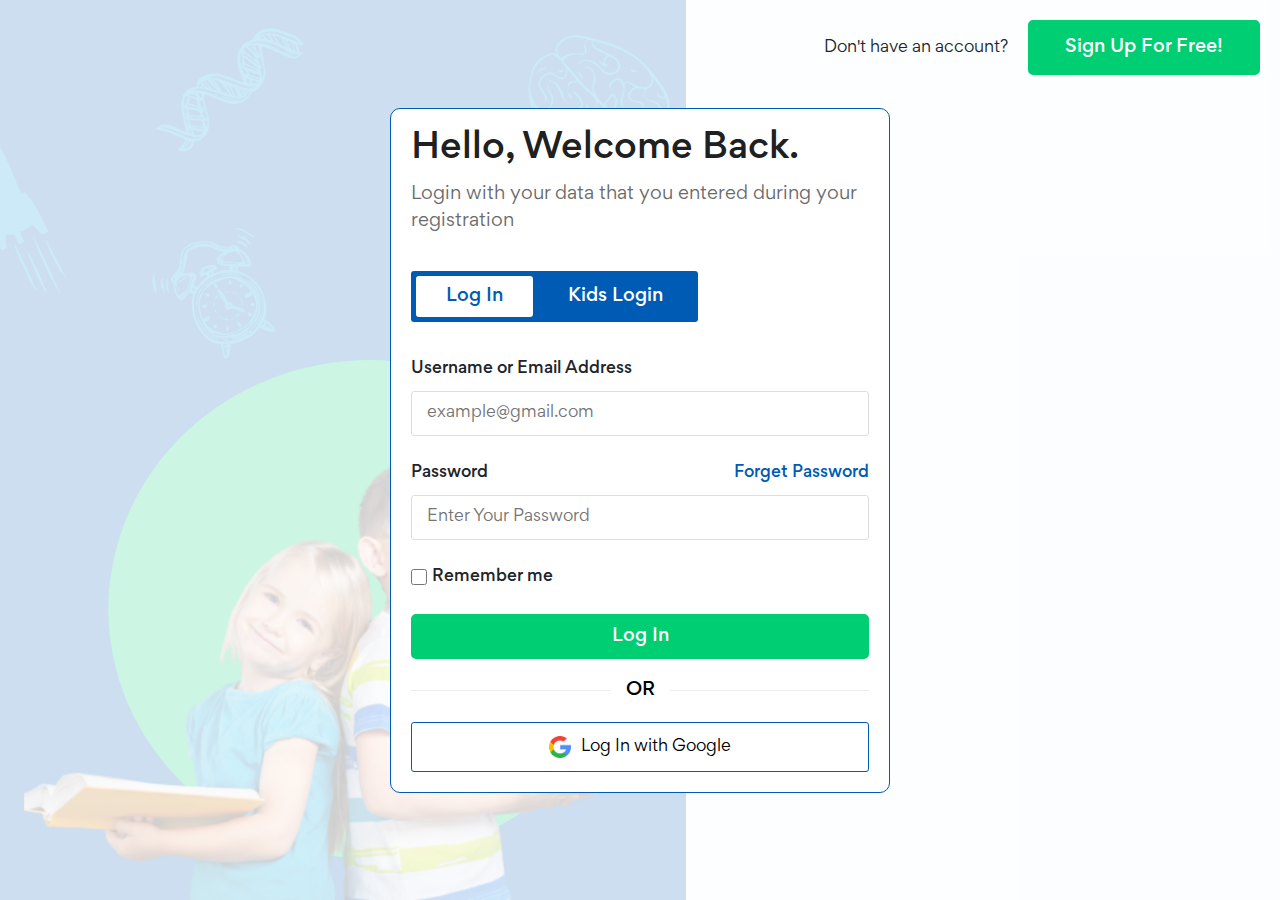
<file: login.html>
<!DOCTYPE html>
<html lang="en">
  <head>
    <meta charset="UTF-8" />
    <meta http-equiv="X-UA-Compatible" content="IE=edge" />
    <meta name="viewport" content="width=device-width, initial-scale=1.0" />
    <title>Digital Kids</title>
    <link rel="stylesheet" href="css/bootstrap.css" />
    <link rel="stylesheet" href="icons/icons.css" />
    <link rel="stylesheet" href="css/style.css" />
  </head>
  <body>
    <div class="login-section">
      <div class="login-img">
        <img src="img/login.png" alt="Login Image" />
      </div>
      <div class="login-box">
        <div class="signup-label">
          <p>Don't have an account?</p>
          <a href="#" class="green-btn">Sign Up For Free!</a>
        </div>
        <div class="login-form">
          <h2>Hello, Welcome Back.</h2>
          <p>Login with your data that you entered during your registration</p>
          <div class="form-btn">
            <button class="log-btn btn-hover">Log In</button>
            <button class="kid-log-btn">Kids Login</button>
          </div>
          <form action="" class="default-login">
            <div class="form-group">
              <label for="username">Username or Email Address</label>
              <input
                type="text"
                name="username"
                placeholder="example@gmail.com"
              />
            </div>
            <div class="form-group">
              <div class="label-group">
                <label for="password">Password</label>
                <a href="#">Forget Password</a>
              </div>
              <input
                type="password"
                name="password"
                placeholder="Enter Your Password"
              />
            </div>
            <div class="form-group check-group">
              <input type="checkbox" name="remember" id="remember" />
              <label for="remember">Remember me</label>
            </div>
            <button class="green-btn" type="submit">Log In</button>
            <div class="or-devider">
              <hr />
              <p>OR</p>
              <hr />
            </div>
            <button class="google-btn">
              <img src="img/google.png" alt="" />Log In with Google
            </button>
          </form>
          <form action="" class="kids-login">
            <div class="form-group">
              <label for="name">Profile Name</label>
              <input type="text" name="name" placeholder="Enter Profile Name" />
            </div>
            <div class="form-group">
              <div class="label-group">
                <label for="password">Passcode</label>
                <a href="#">Forget Passcode</a>
              </div>
              <input
                type="password"
                name="password"
                placeholder="Enter Your Password"
              />
            </div>
            <div class="form-group check-group">
              <input type="checkbox" name="remember-kids" id="remember-kids" />
              <label for="remember-kids">Remember me</label>
            </div>
            <button class="green-btn" type="submit">Log In</button>
          </form>
        </div>
      </div>
    </div>
    <script src="js/bootstrap.js"></script>
    <script src="js/login.js"></script>
  </body>
</html>
</file>
<file: css/style.css>
@font-face {
  font-family: "Gordita Regular";
  font-style: normal;
  font-weight: normal;
  src: url("../font/Gordita Regular.woff") format("woff");
}

@font-face {
  font-family: "Gordita Medium";
  font-style: normal;
  font-weight: normal;
  src: url("../font/Gordita Medium.woff") format("woff");
}

.body-wrapper {
  overflow-x: hidden !important;
  position: relative;
}

h2 {
  font-family: "Gordita Medium";
}

p {
  font-family: "Gordita Regular";
}

.heading {
  color: #202020;
  font-family: "Gordita Medium";
  font-size: calc(24px + (50 - 24) * ((100vw - 360px) / (1920 - 360)));
  line-height: calc(32px + (65 - 32) * ((100vw - 360px) / (1920 - 360)));
}

.heading span {
  color: #00ce72;
}

.sub-heading {
  color: #202020;
  font-family: "Gordita Regular";
  font-size: calc(18px + (22 - 18) * ((100vw - 360px) / (1920 - 360)));
  line-height: calc(28px + (45 - 28) * ((100vw - 360px) / (1920 - 360)));
}

.normal-text {
  font-family: "Gordita Regular";
  color: #202020;
  font-size: 16px;
  line-height: 32px;
}

section {
  margin-top: 80px;
}

.green-btn {
  font-family: "Gordita Medium";
  font-size: 18px;
  color: white;
  padding: 12px 35px;
  border-radius: 5px;
  text-decoration: none;
  display: inline-block;
  -webkit-transition: 0.5s;
  transition: 0.5s;
  background-color: #00ce72;
  border: 2px solid #00ce72;
}

.green-btn:hover {
  background-color: transparent;
  color: #00ce72;
}

.white-btn {
  font-family: "Gordita Medium";
  font-size: 18px;
  color: white;
  padding: 12px 35px;
  border-radius: 5px;
  text-decoration: none;
  display: inline-block;
  -webkit-transition: 0.5s;
  transition: 0.5s;
  background-color: transparent;
  border: 2px solid white;
}

.white-btn:hover {
  background-color: white;
}

nav {
  position: fixed;
  width: 100%;
  top: 0;
  left: 0;
  -webkit-transition: 0.5s;
  transition: 0.5s;
  z-index: 9;
}

.my-nav {
  width: 100%;
  height: 160px;
  display: -webkit-box;
  display: -ms-flexbox;
  display: flex;
  -webkit-box-pack: justify;
      -ms-flex-pack: justify;
          justify-content: space-between;
  -webkit-box-align: center;
      -ms-flex-align: center;
          align-items: center;
  -webkit-transition: 0.5s;
  transition: 0.5s;
}

.my-nav .logo img {
  height: 110px;
}

.my-nav .my-menu {
  list-style: none;
  display: -webkit-box;
  display: -ms-flexbox;
  display: flex;
  -webkit-box-align: center;
      -ms-flex-align: center;
          align-items: center;
  margin: 0;
  padding: 0;
}

.my-nav .my-menu li {
  margin-left: 35px;
}

.my-nav .my-menu li a {
  color: white;
  font-family: "Gordita Medium";
  font-size: 20px;
  text-decoration: none;
  -webkit-transition: 0.5s;
  transition: 0.5s;
}

.my-nav .my-menu li a:hover {
  color: #00ce72;
}

.my-nav .toggle-btn {
  height: 35px;
  width: 40px;
  position: relative;
  cursor: pointer;
  display: none;
  -webkit-transition: 0.5s;
  transition: 0.5s;
}

.my-nav .toggle-btn .bar {
  height: 5px;
  width: 100%;
  background-color: white;
  position: absolute;
  border-radius: 2px;
  -webkit-transform-origin: center;
          transform-origin: center;
  -webkit-transition: 0.5s;
  transition: 0.5s;
}

.my-nav .toggle-btn .bar1 {
  top: 0;
  left: 0;
}

.my-nav .toggle-btn .bar2 {
  top: 50%;
  left: 0;
  -webkit-transform: translateY(-50%);
          transform: translateY(-50%);
}

.my-nav .toggle-btn .bar3 {
  bottom: 0;
  left: 0;
}

.my-nav-scroll {
  height: 110px;
}

@media screen and (min-width: 1200px) {
  .my-nav-color .logo img {
    height: 90px;
  }
  .my-nav-color .my-menu li a {
    color: #005bb5;
    font-size: 18px;
  }
  .my-nav-color .my-menu li a:hover {
    color: #00ce72;
  }
  .my-nav-color .my-menu li a.white-btn {
    color: #005bb5;
    border: 2px solid #005bb5;
  }
  .my-nav-color .my-menu li a.white-btn:hover {
    color: white;
    background-color: #005bb5;
  }
  .my-nav-color .my-menu li a.green-btn {
    color: white;
  }
  .my-nav-color .my-menu li a.green-btn:hover {
    color: green;
  }
}

@media screen and (max-width: 1200px) {
  nav {
    background-color: #005bb5;
  }
  .my-nav {
    height: 100px;
  }
  .my-nav .toggle-btn {
    display: block;
  }
  .my-nav .logo img {
    height: 80px;
  }
  .my-nav .my-menu {
    -webkit-box-orient: vertical;
    -webkit-box-direction: normal;
        -ms-flex-direction: column;
            flex-direction: column;
    -webkit-box-align: start;
        -ms-flex-align: start;
            align-items: flex-start;
    position: fixed;
    background-color: #005bb5;
    top: 100px;
    right: -100%;
    height: 91vh;
    width: 100%;
    border-top: 1px solid white;
    padding-top: 30px;
    -webkit-transition: 0.5s;
    transition: 0.5s;
  }
  .my-nav .my-menu li {
    margin-bottom: 30px;
    margin-left: 22px;
  }
  .my-nav .my-menu li a {
    font-size: 18px;
  }
}

.banner {
  width: 100%;
  height: 807.19px;
  background-image: url("../img/banner.png");
  background-size: cover;
  background-position: center;
  display: -webkit-box;
  display: -ms-flexbox;
  display: flex;
  -webkit-box-align: end;
      -ms-flex-align: end;
          align-items: flex-end;
}

.banner .banner-container {
  height: 62%;
}

.banner .banner-row {
  height: 100%;
}

.banner .banner-img {
  position: relative;
  height: 100%;
  width: 100%;
}

.banner .banner-img img {
  width: 780px;
  position: absolute;
  bottom: 0;
  right: -125px;
}

.banner .banner-left h2 {
  font-size: calc(24px + (50 - 24) * ((100vw - 360px) / (1920 - 360)));
  color: white;
  line-height: calc(28px + (65 - 28) * ((100vw - 360px) / (1920 - 360)));
  color: white;
  max-width: 765px;
}

.banner .banner-left p {
  color: white;
  max-width: 720px;
  font-size: 20px;
  line-height: calc(30px + (40 - 30) * ((100vw - 360px) / (1920 - 360)));
  margin-top: 20px;
  margin-bottom: 35px;
}

@media screen and (max-width: 1400px) {
  .banner .banner-left h2 {
    max-width: 600px;
  }
  .banner .banner-left p {
    max-width: 550px;
  }
}

@media screen and (max-width: 1200px) {
  .banner .banner-left h2 {
    max-width: 450px;
  }
  .banner .banner-left p {
    max-width: 430px;
  }
  .banner .banner-img img {
    right: -140px;
  }
}

@media screen and (max-width: 992px) {
  .banner {
    height: auto;
    padding-top: 150px;
    background-position: 35%;
  }
  .banner .banner-left h2 {
    max-width: 765px;
  }
  .banner .banner-left p {
    max-width: 720px;
  }
  .banner .banner-img {
    position: static;
  }
  .banner .banner-img img {
    position: static;
    right: 0;
    bottom: 0;
    width: 100%;
  }
}

.explore-app h2 {
  color: #005bb5;
  font-size: calc(26px + (35 - 26) * ((100vw - 360px) / (1920 - 360)));
}

.explore-app p {
  color: #6b6b6b;
  font-size: 18px;
  max-width: 802px;
  line-height: 30px;
  margin-top: 22px;
}

.app-slider {
  padding: 0px 60px;
}

.app-slider .glide__arrow {
  background-color: white;
  border: 1px solid #005bb5;
  border-radius: 50%;
  color: #005bb5;
  font-size: 20px;
  padding: 8.76px 9px;
  top: 34%;
}

.app-slider .glide__arrow--left {
  left: -63px;
  background-color: #005bb5;
  color: white;
}

.app-slider .glide__arrow--right {
  right: -63px;
}

.as-box {
  text-align: center;
}

.as-box p {
  font-family: "Gordita Regular";
  color: #202020;
  font-size: 18px;
  margin-top: 15px;
}

.app-slide-img {
  height: 115px;
  width: 115px;
  border-radius: 50%;
  background-repeat: no-repeat;
  background-position: center;
  background-size: 60px auto;
  margin: 0 auto;
  -webkit-transition: 0.5s;
  transition: 0.5s;
}

.img1 {
  background-image: url("../img/vector-icons/icon1.png");
  border: 1px solid #005bb5;
}

.img1:hover {
  background-color: #005bb5;
  background-image: url("../img/vector-icons/1.png");
}

.img2 {
  background-image: url("../img/vector-icons/icon2.png");
  border: 1px solid #005bb5;
}

.img2:hover {
  background-color: #005bb5;
  background-image: url("../img/vector-icons/2.png");
}

.img3 {
  background-image: url("../img/vector-icons/icon3.png");
  border: 1px solid #005bb5;
}

.img3:hover {
  background-color: #005bb5;
  background-image: url("../img/vector-icons/3.png");
}

.img4 {
  background-image: url("../img/vector-icons/icon4.png");
  border: 1px solid #005bb5;
}

.img4:hover {
  background-color: #005bb5;
  background-image: url("../img/vector-icons/4.png");
}

.img5 {
  background-image: url("../img/vector-icons/icon5.png");
  border: 1px solid #005bb5;
}

.img5:hover {
  background-color: #005bb5;
  background-image: url("../img/vector-icons/5.png");
}

.img6 {
  background-image: url("../img/vector-icons/icon6.png");
  border: 1px solid #005bb5;
}

.img6:hover {
  background-color: #005bb5;
  background-image: url("../img/vector-icons/6.png");
}

.img7 {
  background-image: url("../img/vector-icons/icon7.png");
  border: 1px solid #005bb5;
}

.img7:hover {
  background-color: #005bb5;
  background-image: url("../img/vector-icons/7.png");
}

.img8 {
  background-image: url("../img/vector-icons/icon8.png");
  border: 1px solid #005bb5;
}

.img8:hover {
  background-color: #005bb5;
  background-image: url("../img/vector-icons/8.png");
}

@media screen and (max-width: 400px) {
  .app-slide-img {
    height: 100px;
    width: 100px;
    background-size: 55px auto;
  }
  .app-slider {
    padding: 0px 50px;
  }
  .app-slider .glide__arrow--left {
    left: -50px;
  }
  .app-slider .glide__arrow--right {
    right: -50px;
  }
}

.app-input {
  position: relative;
}

.app-input input {
  height: 70px;
  width: 100%;
  border: 1px solid #dedede;
  border-radius: 5px;
  font-family: "Gordita Regular";
  padding-left: 30px;
  font-size: 18px;
}

.app-input input:focus {
  outline: none;
  border: 1px solid #005bb5;
}

.app-input input::-webkit-input-placeholder {
  color: #dedede;
}

.app-input input:-ms-input-placeholder {
  color: #dedede;
}

.app-input input::-ms-input-placeholder {
  color: #dedede;
}

.app-input input::placeholder {
  color: #dedede;
}

.app-input i {
  position: absolute;
  font-size: 30px;
  color: #dedede;
  top: 50%;
  right: 30px;
  -webkit-transform: translateY(-50%);
          transform: translateY(-50%);
  cursor: pointer;
}

.app-input select {
  height: 70px;
  width: 100%;
  border: 1px solid #dedede;
  border-radius: 5px;
  font-family: "Gordita Regular";
  padding-left: 135px;
  -webkit-appearance: initial;
  font-size: 18px;
  cursor: pointer;
  background-color: transparent;
}

.app-input select:focus {
  outline: none;
  border: 1px solid #005bb5;
}

.app-input .hider {
  height: 10px;
  width: 20px;
  background-color: white;
  position: absolute;
  top: 44%;
  right: 3px;
}

.app-input .caret {
  z-index: -1;
}

.app-input span {
  position: absolute;
  font-family: "Gordita Regular";
  color: #dedede;
  top: 50%;
  left: 30px;
  font-size: 18px;
  -webkit-transform: translateY(-50%);
          transform: translateY(-50%);
}

.app-box {
  position: relative;
  margin-top: 50px;
  width: 100%;
  background-color: white;
  border-radius: 5px;
  -webkit-box-shadow: 0px 6px 6px rgba(0, 0, 0, 0.07);
          box-shadow: 0px 6px 6px rgba(0, 0, 0, 0.07);
}

.app-box .app-img img {
  width: 100%;
}

.app-box .app-content {
  padding: 0px 20px 20px 20px;
}

.app-box .app-content hr {
  border-top: 1px solid #dedede;
  margin-top: 0;
}

.app-box .app-content .app-box-top {
  display: -webkit-box;
  display: -ms-flexbox;
  display: flex;
  -webkit-box-pack: justify;
      -ms-flex-pack: justify;
          justify-content: space-between;
  -webkit-box-align: center;
      -ms-flex-align: center;
          align-items: center;
}

.app-box .app-content .app-box-top span {
  color: #6b6b6b;
  font-family: "Gordita Regular";
  font-size: 15px;
}

.app-box .app-content .app-box-top small {
  color: #bcbcbc;
  font-size: 13px;
  margin-left: 2px;
}

.app-box .app-content p {
  font-family: "Gordita Regular";
  color: #202020;
  margin: 10px 0px 20px 0px;
  font-size: 18px;
}

.app-box .app-content .app-box-bottom {
  display: -webkit-box;
  display: -ms-flexbox;
  display: flex;
  -webkit-box-align: center;
      -ms-flex-align: center;
          align-items: center;
}

.app-box .app-content .app-box-bottom img {
  width: 50px;
  height: auto;
  margin: 0;
}

.app-box .app-content .app-box-bottom span {
  margin-left: 8px;
  font-family: "Gordita Regular";
  font-size: 18px;
  color: #202020;
}

.app-box .app-label {
  position: absolute;
  top: 20px;
  right: 20px;
  height: 49px;
  width: 52px;
  background-color: #005bb5;
  border-radius: 5px;
  color: white;
  font-size: 25px;
  font-family: "Gordita Medium";
  display: -webkit-box;
  display: -ms-flexbox;
  display: flex;
  -webkit-box-align: center;
      -ms-flex-align: center;
          align-items: center;
  -webkit-box-pack: center;
      -ms-flex-pack: center;
          justify-content: center;
}

.text-cta {
  margin-top: 200px;
}

.text-cta-img {
  position: relative;
  width: 100%;
}

.text-cta-img .cta-img {
  height: 640px;
  position: relative;
  right: -85px;
}

.text-cta-img .green-circle {
  width: 815px;
  position: absolute;
  top: -85px;
  right: -100%;
  z-index: -1;
}

.text-cta-box {
  height: 100%;
  display: -webkit-box;
  display: -ms-flexbox;
  display: flex;
  -webkit-box-orient: vertical;
  -webkit-box-direction: normal;
      -ms-flex-direction: column;
          flex-direction: column;
  -webkit-box-pack: center;
      -ms-flex-pack: center;
          justify-content: center;
  -webkit-box-align: start;
      -ms-flex-align: start;
          align-items: flex-start;
}

.text-cta-box .sub-heading {
  margin: 20px 0px;
}

.text-cta-box .normal-text {
  margin-bottom: 30px;
}

@media screen and (max-width: 1250px) {
  .text-cta-img .cta-img {
    right: 0;
  }
}

@media screen and (max-width: 1200px) {
  .text-cta-img .green-circle {
    right: 0;
    top: -20px;
    width: 100%;
  }
}

@media screen and (max-width: 992px) {
  .text-cta-img {
    margin-top: 30px;
  }
  .text-cta-img .cta-img {
    width: 100%;
    height: auto;
  }
}

.feature-section {
  margin-top: 100px;
}

.feature-section .heading {
  text-align: center;
  margin-bottom: 20px;
}

.feature-section .sub-heading {
  max-width: 810px;
  margin: 0 auto;
  text-align: center;
}

.feature-box {
  margin-top: 50px;
  background-color: white;
  border-radius: 5px;
  -webkit-box-shadow: 0px 6px 6px rgba(0, 0, 0, 0.07);
          box-shadow: 0px 6px 6px rgba(0, 0, 0, 0.07);
}

.feature-box img {
  width: 100%;
}

.feature-box .feature-bottom {
  padding: 20px;
}

.feature-box .feature-bottom h2 {
  color: #202020;
  font-family: "Gordita Medium";
  font-size: 22px;
  margin-bottom: 10px;
}

.feature-box .feature-bottom p {
  font-size: 16px;
  color: #6b6b6b;
  font-family: "Gordita Regular";
  line-height: 28px;
  margin: 0;
}

.project-section {
  margin-top: 250px;
}

.project-left {
  text-align: right;
  position: relative;
  height: 650px;
}

.project-left .p-img {
  position: absolute;
  width: 820px;
  top: 0;
  right: 0;
}

.project-left .green-circle {
  position: absolute;
  top: -15%;
  left: -80%;
  z-index: -1;
}

.project-right {
  padding-left: 20px;
  height: 100%;
  display: -webkit-box;
  display: -ms-flexbox;
  display: flex;
  -webkit-box-orient: vertical;
  -webkit-box-direction: normal;
      -ms-flex-direction: column;
          flex-direction: column;
  -webkit-box-pack: center;
      -ms-flex-pack: center;
          justify-content: center;
  -webkit-box-align: start;
      -ms-flex-align: start;
          align-items: flex-start;
}

.project-right ul {
  list-style: none;
  padding: 0;
  margin-top: 40px;
  margin-bottom: 0;
  font-family: "Gordita Regular";
}

.project-right ul li {
  margin-top: 10px;
}

.project-right ul li i {
  margin-right: 5px;
}

.project-right ul li .green-check {
  color: #00ce72;
}

.project-right ul li .blue-check {
  color: #005bb5;
}

.project-right .green-btn {
  margin-top: 30px;
}

@media screen and (max-width: 1090px) {
  .project-left {
    height: auto;
  }
  .project-left .p-img {
    width: 100%;
    position: static;
  }
  .project-left .green-circle {
    top: -15px;
    left: -50%;
    width: 80%;
  }
  .project-right ul {
    margin-top: 20px;
  }
}

.cta-slider {
  position: relative;
  margin-top: 250px;
}

.glide-wrapper {
  height: 100%;
  display: -webkit-box;
  display: -ms-flexbox;
  display: flex;
  -webkit-box-align: center;
      -ms-flex-align: center;
          align-items: center;
}

.cs-box img {
  width: 50px;
  margin-bottom: 30px;
}

.cs-box p {
  font-family: "Gordita Regular";
  font-size: 22px;
  line-height: 40px;
}

.cta-glide .glide__bullets {
  left: 0;
  -webkit-transform: translateX(0);
          transform: translateX(0);
  bottom: -20px;
}

.cta-glide .glide__bullet {
  background-color: white;
  border: 1px solid #6b6b6b;
}

.cta-glide .glide__bullet--active {
  background-color: #00ce72;
  border: 1px solid #00ce72;
}

.cta-circle {
  position: absolute;
  top: -28%;
  right: -22%;
  z-index: -1;
}

.cta-circle .ques-img {
  position: absolute;
  top: 50px;
  left: 35%;
}

.cta-circle .cross-img {
  position: absolute;
  bottom: 50px;
  left: 35%;
}

@media screen and (max-width: 1650px) {
  .cta-circle {
    right: -30%;
  }
}

@media screen and (max-width: 1440px) {
  .cta-img img {
    width: 415px;
  }
  .cta-circle {
    top: -22%;
    right: -15%;
  }
  .cta-circle .circle-img {
    width: 580px;
  }
}

@media screen and (max-width: 1150px) {
  .cta-circle {
    right: -25%;
  }
}

@media screen and (max-width: 992px) {
  .flex-inverse {
    -webkit-box-orient: vertical;
    -webkit-box-direction: reverse;
        -ms-flex-direction: column-reverse;
            flex-direction: column-reverse;
  }
  .cta-img img {
    width: 100%;
  }
  .cta-circle {
    top: 0;
    right: -25%;
    width: 685px;
  }
  .cta-circle .circle-img {
    width: 100%;
  }
}

@media screen and (max-width: 765px) {
  .cta-circle {
    width: 485px;
  }
}

@media screen and (max-width: 500px) {
  .cta-circle {
    width: 400px;
  }
}

@media screen and (max-width: 400px) {
  .cta-circle {
    width: 350px;
  }
}

footer {
  background-color: #005bb5;
  color: white;
  padding: 40px 0px 20px 0px;
  margin-top: 250px;
}

footer h2 {
  font-size: 22px;
  font-family: "Gordita Medium";
  margin-top: 40px;
}

footer ul {
  list-style: none;
  margin: 0;
  padding: 0;
  margin-top: 30px;
}

footer ul li {
  margin-top: 5px;
}

footer ul li a {
  color: white;
  text-decoration: none;
  font-family: "Gordita Regular";
}

footer .social-img {
  display: -webkit-box;
  display: -ms-flexbox;
  display: flex;
  -ms-flex-wrap: wrap;
      flex-wrap: wrap;
  -webkit-box-align: center;
      -ms-flex-align: center;
          align-items: center;
  margin-top: 20px;
}

footer .social-img img {
  margin-top: 10px;
  width: 52px;
  margin-right: 10px;
}

footer .copyright {
  margin-top: 80px;
  font-family: "Gordita Regular";
  font-size: 14px;
}

@media screen and (max-width: 800px) {
  .text-cta {
    margin-top: 100px;
  }
  .feature-section {
    margin-top: 150px;
  }
  .project-section {
    margin-top: 110px;
  }
  .project-right {
    margin-top: 30px;
  }
  .cta-slider {
    margin-top: 130px;
  }
  footer {
    margin-top: 80px;
  }
}

.login-section {
  display: -webkit-box;
  display: -ms-flexbox;
  display: flex;
  background-color: #f1f7fe;
  overflow-x: hidden;
}

.login-section .login-img {
  height: 100vh;
}

.login-section .login-img img {
  height: 100%;
}

.login-section .login-box {
  height: 100vh;
  width: 100%;
  display: -webkit-box;
  display: -ms-flexbox;
  display: flex;
  -webkit-box-pack: center;
      -ms-flex-pack: center;
          justify-content: center;
  -webkit-box-align: center;
      -ms-flex-align: center;
          align-items: center;
}

.login-section .login-box .signup-label {
  position: absolute;
  top: 20px;
  right: 20px;
  display: -webkit-box;
  display: -ms-flexbox;
  display: flex;
  -webkit-box-align: center;
      -ms-flex-align: center;
          align-items: center;
}

.login-section .login-box .signup-label p {
  font-family: "Gordita Regular";
  margin-bottom: 0;
  margin-right: 20px;
}

.login-section .login-box .login-form {
  max-width: 600px;
}

.login-section .login-box .login-form h2 {
  font-family: "Gordita Medium";
  font-size: 35px;
  color: #202020;
  margin-bottom: 10px;
}

.login-section .login-box .login-form p {
  font-family: "Gordita Regular";
  font-size: 18px;
  color: #6b6b6b;
}

.login-section .login-box .login-form .form-btn {
  display: -webkit-box;
  display: -ms-flexbox;
  display: flex;
  background-color: #005bb5;
  display: inline-block;
  padding: 5px;
  border-radius: 3px;
  margin-top: 20px;
}

.login-section .login-box .login-form .form-btn button {
  border: none;
  border-radius: 3px;
  font-size: 18px;
  font-family: "Gordita Medium";
  padding: 7px 30px;
  background-color: #005bb5;
  color: white;
  -webkit-transition: 0.5s;
  transition: 0.5s;
}

.login-section .login-box .login-form .form-btn .btn-hover {
  background-color: white;
  color: #005bb5;
}

.login-section .login-box .login-form form {
  max-width: 500px;
  margin-top: 35px;
}

.login-section .login-box .login-form form label,
.login-section .login-box .login-form form input {
  display: block;
}

.login-section .login-box .login-form form label {
  font-family: "Gordita Medium";
  margin-bottom: 10px;
}

.login-section .login-box .login-form form input {
  width: 100%;
  height: 45px;
  border: 1px solid #dedede;
  border-radius: 3px;
  padding-left: 15px;
  font-family: "Gordita Regular";
  background: transparent;
}

.login-section .login-box .login-form form input:focus {
  outline: none;
  border: 1px solid #005bb5;
}

.login-section .login-box .login-form form .form-group {
  margin-bottom: 25px;
}

.login-section .login-box .login-form form .label-group {
  display: -webkit-box;
  display: -ms-flexbox;
  display: flex;
  -webkit-box-align: center;
      -ms-flex-align: center;
          align-items: center;
  -webkit-box-pack: justify;
      -ms-flex-pack: justify;
          justify-content: space-between;
}

.login-section .login-box .login-form form .label-group a {
  color: #005bb5;
  font-family: "Gordita Medium";
  text-decoration: none;
  margin-bottom: 10px;
}

.login-section .login-box .login-form form .check-group {
  display: -webkit-box;
  display: -ms-flexbox;
  display: flex;
  -webkit-box-align: center;
      -ms-flex-align: center;
          align-items: center;
}

.login-section .login-box .login-form form .check-group label {
  margin: 0;
  cursor: pointer;
}

.login-section .login-box .login-form form .check-group input {
  height: 16px;
  width: 16px;
  margin-right: 5px;
  cursor: pointer;
}

.login-section .login-box .login-form form button {
  height: 45px;
  width: 100%;
  padding: 0;
}

.login-section .login-box .login-form form .google-btn {
  background-color: white;
  border: 1px solid white;
  border-radius: 3px;
  font-size: 16px;
  height: 50px;
  font-family: "Gordita Regular";
  color: black;
  display: -webkit-box;
  display: -ms-flexbox;
  display: flex;
  -webkit-box-align: center;
      -ms-flex-align: center;
          align-items: center;
  -webkit-box-pack: center;
      -ms-flex-pack: center;
          justify-content: center;
  -webkit-transition: 0.5s;
  transition: 0.5s;
}

.login-section .login-box .login-form form .google-btn img {
  margin-right: 10px;
  height: 22px;
}

.login-section .login-box .login-form form .google-btn:hover {
  border: 1px solid #00ce72;
}

.login-section .login-box .login-form form .or-devider {
  display: -webkit-box;
  display: -ms-flexbox;
  display: flex;
  -webkit-box-align: center;
      -ms-flex-align: center;
          align-items: center;
  margin: 15px 0px;
}

.login-section .login-box .login-form form .or-devider p {
  font-family: "Gordita Medium";
  margin: 0;
  font-size: 18px;
  color: black;
  margin: 0px 15px;
}

.login-section .login-box .login-form form .or-devider hr {
  border-top: 1px solid #bbbbbb;
  width: 100%;
}

.login-section .login-box .login-form .kids-login {
  display: none;
}

@media screen and (max-width: 1430px) {
  .login-section .login-box {
    position: absolute;
    top: 0;
    left: 0;
    background-color: rgba(255, 255, 255, 0.8);
  }
  .login-section .login-box .login-form {
    background-color: white;
    padding: 20px;
    border-radius: 10px;
    max-width: 500px;
    border: 1px solid #005bb5;
  }
  .login-section .login-box .login-form form .google-btn {
    border: 1px solid #005bb5;
  }
}

@media screen and (max-width: 770px) {
  .login-section .login-box .login-form h2 {
    font-size: 26px;
  }
  .login-section .login-box .login-form p {
    margin-bottom: 0px;
  }
}

@media screen and (max-width: 500px) {
  .login-section .login-img {
    position: fixed;
  }
  .login-section .login-box {
    -webkit-box-align: start;
        -ms-flex-align: start;
            align-items: flex-start;
    height: 115vh;
  }
  .login-section .login-box .signup-label {
    top: 16px;
  }
  .login-section .login-box .signup-label p {
    margin-right: 10px;
    font-size: 12px;
  }
  .login-section .login-box .signup-label .green-btn {
    font-size: 16px;
    padding: 5px 15px;
  }
  .login-section .login-box .login-form {
    margin-top: 70px;
    background-color: rgba(255, 255, 255, 0.7);
    margin-bottom: 50px;
  }
  .login-section .login-box .login-form p {
    font-size: 15px;
  }
  .login-section .login-box .login-form form input {
    background-color: white;
  }
  .login-section .login-box .login-form form .or-devider {
    margin: 5px 0px;
  }
}
/*# sourceMappingURL=style.css.map */
</file>
<file: css/admin.css>
@font-face {
  font-family: "Gordita Regular";
  font-style: normal;
  font-weight: normal;
  src: url("../font/Gordita Regular.woff") format("woff");
}

@font-face {
  font-family: "Gordita Medium";
  font-style: normal;
  font-weight: normal;
  src: url("../font/Gordita Medium.woff") format("woff");
}

.body-wrapper {
  overflow-x: hidden !important;
  position: relative;
  background-color: #f1f7fe;
}

h2 {
  font-family: "Gordita Medium";
  margin: 0;
}

p {
  font-family: "Gordita Regular";
  margin: 0;
}

.green-btn {
  font-family: "Gordita Medium";
  font-size: 18px;
  color: white;
  padding: 12px 35px;
  border-radius: 5px;
  text-decoration: none;
  display: inline-block;
  -webkit-transition: 0.5s;
  transition: 0.5s;
  background-color: #00ce72;
  border: 2px solid #00ce72;
}

.green-btn:hover {
  background-color: transparent;
  color: #00ce72;
}

.blue-btn {
  font-family: "Gordita Medium";
  font-size: 18px;
  color: white;
  padding: 12px 35px;
  border-radius: 5px;
  text-decoration: none;
  display: inline-block;
  -webkit-transition: 0.5s;
  transition: 0.5s;
  background-color: #005bb5;
  border: 2px solid #005bb5;
}

.blue-btn:hover {
  background-color: transparent;
  color: #005bb5;
}

.draft-btn {
  font-family: "Gordita Medium";
  font-size: 18px;
  color: white;
  padding: 12px 35px;
  border-radius: 5px;
  text-decoration: none;
  display: inline-block;
  -webkit-transition: 0.5s;
  transition: 0.5s;
  background-color: white;
  border: 1px solid #00ce72;
  color: black;
}

.delete-btn {
  font-family: "Gordita Medium";
  font-size: 18px;
  color: white;
  padding: 12px 35px;
  border-radius: 5px;
  text-decoration: none;
  display: inline-block;
  -webkit-transition: 0.5s;
  transition: 0.5s;
  background-color: #f9264a;
  border: 1px solid #f9264a;
}

.delete-btn:hover {
  background-color: transparent;
  color: #f9264a;
}

header {
  padding: 0px 60px;
  border-bottom: 1px solid #dedede;
  position: fixed;
  width: 100%;
  background-color: white;
  z-index: 12;
}

.admin-navbar {
  height: 100px;
  display: -webkit-box;
  display: -ms-flexbox;
  display: flex;
  -webkit-box-pack: justify;
      -ms-flex-pack: justify;
          justify-content: space-between;
  -webkit-box-align: center;
      -ms-flex-align: center;
          align-items: center;
}

.admin-navbar .logo {
  display: -webkit-box;
  display: -ms-flexbox;
  display: flex;
  -webkit-box-align: center;
      -ms-flex-align: center;
          align-items: center;
}

.admin-navbar .logo img {
  height: 80px;
}

.admin-navbar .logo i {
  color: #1b1b1b;
  font-size: 40px;
  margin-left: 80px;
  cursor: pointer;
}

.admin-navbar .logo #sidebar-toggle {
  display: none;
}

.admin-navbar .navbar-right {
  display: -webkit-box;
  display: -ms-flexbox;
  display: flex;
  -webkit-box-align: center;
      -ms-flex-align: center;
          align-items: center;
}

.admin-navbar .navbar-right .lang {
  display: -webkit-box;
  display: -ms-flexbox;
  display: flex;
  -webkit-box-align: center;
      -ms-flex-align: center;
          align-items: center;
}

.admin-navbar .navbar-right .lang p {
  margin-left: 10px;
}

.admin-navbar .navbar-right .lang .lang-list {
  position: absolute;
  top: 40px;
  right: -9px;
  border: 1px solid black;
  padding: 5px;
  margin: 0;
  list-style: none;
  background-color: white;
  border-radius: 2px;
  display: none;
}

.admin-navbar .navbar-right .lang .lang-list li {
  padding: 2px 4px;
}

.admin-navbar .navbar-right .lang .lang-list li:hover {
  background-color: #00ce72;
  color: white;
}

.admin-navbar .navbar-right .lang .lang-select {
  cursor: pointer;
  padding: 10px 0px;
  position: relative;
}

.admin-navbar .navbar-right .lang .lang-select:hover .lang-list {
  display: block;
}

.admin-navbar .navbar-right .navbar-form {
  width: 450px;
  height: 56px;
  position: relative;
  margin-left: 20px;
}

.admin-navbar .navbar-right .navbar-form input {
  height: 100%;
  width: 100%;
  border: 1px solid #dedede;
  border-radius: 5px;
  background-color: white;
  padding-left: 20px;
  font-family: "Gordita Regular";
}

.admin-navbar .navbar-right .navbar-form input:focus {
  outline: none;
}

.admin-navbar .navbar-right .navbar-form input::-webkit-input-placeholder {
  color: #dedede;
  font-size: 20px;
  font-family: "Gordita Regular";
}

.admin-navbar .navbar-right .navbar-form input:-ms-input-placeholder {
  color: #dedede;
  font-size: 20px;
  font-family: "Gordita Regular";
}

.admin-navbar .navbar-right .navbar-form input::-ms-input-placeholder {
  color: #dedede;
  font-size: 20px;
  font-family: "Gordita Regular";
}

.admin-navbar .navbar-right .navbar-form input::placeholder {
  color: #dedede;
  font-size: 20px;
  font-family: "Gordita Regular";
}

.admin-navbar .navbar-right .navbar-form i {
  position: absolute;
  color: #dedede;
  top: 5.5px;
  right: 15px;
  font-size: 25px;
  cursor: pointer;
}

.admin-navbar .navbar-right a {
  margin-left: 20px;
}

.admin-navbar .navbar-right .user-profile-icon {
  position: relative;
  font-family: "Gordita Regular";
  margin: 0px 200px;
}

.admin-navbar .navbar-right .user-profile-icon .user-icon {
  color: #6b6b6b;
  font-size: 40px;
  margin: 0;
}

.admin-navbar .navbar-right .user-profile-icon .user-profile-hover {
  position: absolute;
  top: 52px;
  left: 50%;
  -webkit-transform: translateX(-50%);
          transform: translateX(-50%);
  background-color: white;
  padding: 0px 9px 0px 9px;
  -webkit-box-shadow: 0px 3px 6px rgba(0, 0, 0, 0.16);
          box-shadow: 0px 3px 6px rgba(0, 0, 0, 0.16);
  border-radius: 4px;
  width: 205px;
  height: 0;
  opacity: 0;
  overflow: hidden;
  -webkit-animation-name: zeroHeight;
          animation-name: zeroHeight;
  -webkit-animation-duration: 0.5s;
          animation-duration: 0.5s;
}

.admin-navbar .navbar-right .user-profile-icon .user-profile-hover h2 {
  color: #005bb5;
  font-size: 16px;
  margin-top: 10px;
}

.admin-navbar .navbar-right .user-profile-icon .user-profile-hover span {
  font-size: 14px;
  color: #6b6b6b;
}

.admin-navbar .navbar-right .user-profile-icon .user-profile-hover ul {
  list-style: none;
  padding: 0;
  margin: 15px 0px;
}

.admin-navbar .navbar-right .user-profile-icon .user-profile-hover ul li a {
  padding: 3px;
  margin-left: 0px;
  text-decoration: none;
  display: -webkit-box;
  display: -ms-flexbox;
  display: flex;
  -webkit-box-align: center;
      -ms-flex-align: center;
          align-items: center;
  font-size: 15px;
  color: black;
  border-radius: 2px;
  -webkit-transition: 0.3s;
  transition: 0.3s;
}

.admin-navbar .navbar-right .user-profile-icon .user-profile-hover ul li a i {
  margin-right: 5px;
  position: relative;
  top: 1px;
}

.admin-navbar .navbar-right .user-profile-icon .user-profile-hover ul li a:hover {
  background-color: #005bb5;
  color: white;
  padding-left: 10px;
}

.admin-navbar .navbar-right .user-profile-icon:hover .user-profile-hover {
  -webkit-animation-name: autoHeight;
          animation-name: autoHeight;
  -webkit-animation-duration: 0.5s;
          animation-duration: 0.5s;
  -webkit-animation-fill-mode: forwards;
          animation-fill-mode: forwards;
}

@-webkit-keyframes autoHeight {
  0% {
    height: 0px;
    opacity: 0;
  }
  100% {
    height: 200px;
    opacity: 1;
  }
}

@keyframes autoHeight {
  0% {
    height: 0px;
    opacity: 0;
  }
  100% {
    height: 200px;
    opacity: 1;
  }
}

@-webkit-keyframes zeroHeight {
  0% {
    height: 200px;
    opacity: 1;
  }
  100% {
    height: 0px;
    opacity: 0;
  }
}

@keyframes zeroHeight {
  0% {
    height: 200px;
    opacity: 1;
  }
  100% {
    height: 0px;
    opacity: 0;
  }
}

.admin-navbar .toggle-btn {
  display: none;
  cursor: pointer;
}

.admin-navbar .toggle-btn i {
  font-size: 32px;
}

@media screen and (max-width: 1230px) {
  .admin-navbar .navbar-right {
    position: fixed;
    height: 93vh;
    width: 100%;
    -webkit-box-orient: vertical;
    -webkit-box-direction: normal;
        -ms-flex-direction: column;
            flex-direction: column;
    -webkit-box-align: start;
        -ms-flex-align: start;
            align-items: flex-start;
    background-color: white;
    top: 80px;
    right: -100%;
    padding: 60px;
    z-index: 999;
    -webkit-transition: 0.5s;
    transition: 0.5s;
  }
  .admin-navbar .navbar-right .lang .lang-list {
    z-index: 1;
  }
  .admin-navbar .navbar-right .navbar-form {
    margin-left: 0px;
    margin-top: 20px;
  }
  .admin-navbar .navbar-right a {
    margin-left: 0px;
    margin-top: 20px;
  }
  .admin-navbar .navbar-right .user-profile-icon {
    margin: 0;
    margin-top: 20px;
  }
  .admin-navbar .navbar-right .user-profile-icon .user-profile-hover {
    left: 0;
    -webkit-transform: translateX(0);
            transform: translateX(0);
  }
  .admin-navbar .navbar-right .user-profile-icon .user-profile-hover ul li a {
    margin: 0;
  }
  .admin-navbar .toggle-btn {
    display: block;
  }
}

@media screen and (max-width: 1230px) {
  .admin-navbar {
    height: 80px;
  }
  .admin-navbar .logo img {
    height: 60px;
  }
}

@media screen and (max-width: 560px) {
  header {
    padding: 0px 10px;
  }
  .admin-navbar .navbar-right {
    padding: 20px 10px;
  }
  .admin-navbar .navbar-right .navbar-form {
    width: 100%;
  }
}

.main-panel {
  margin-top: 100px;
}

@media screen and (max-width: 1230px) {
  .main-panel {
    margin-top: 80px;
  }
}

.sidebar-nav {
  float: left;
  width: 250px;
  height: 90vh;
  overflow-x: hidden;
  -webkit-transition: 0.5s;
  transition: 0.5s;
}

.sidebar-nav-expand {
  width: 400px;
}

.sidebar-nav-expand-lg {
  width: 400px;
}

.nav-wrapper {
  width: 148px;
  height: 100%;
  background-color: white;
  overflow-x: hidden;
  -webkit-transition: 0.5s;
  transition: 0.5s;
}

.nav-wrapper:hover {
  width: 400px;
}

.nav-wrapper-expand {
  width: 400px;
}

.panel {
  height: 90vh;
  overflow-y: scroll;
}

.side-menu {
  margin: 0;
  height: 100%;
  width: 400px;
  list-style: none;
  padding-left: 8px;
  padding-right: 8px;
  padding-top: 5px;
}

.side-menu .side-list,
.side-menu .side-list-bottom {
  display: -webkit-box;
  display: -ms-flexbox;
  display: flex;
  -webkit-box-pack: justify;
      -ms-flex-pack: justify;
          justify-content: space-between;
  -webkit-box-align: center;
      -ms-flex-align: center;
          align-items: center;
  padding-left: 52px;
  padding-right: 15px;
  padding: 15px 15px 15px 55px;
  border-radius: 5px;
  cursor: pointer;
  margin-top: 10px;
  -webkit-transition: 0.5s;
  transition: 0.5s;
}

.side-menu .side-list .icon-menu,
.side-menu .side-list-bottom .icon-menu {
  display: -webkit-box;
  display: -ms-flexbox;
  display: flex;
  -webkit-box-align: center;
      -ms-flex-align: center;
          align-items: center;
}

.side-menu .side-list img,
.side-menu .side-list-bottom img {
  width: 35px;
  height: auto;
}

.side-menu .side-list p,
.side-menu .side-list-bottom p {
  font-family: "Gordita Regular";
  color: #6b6b6b;
  font-size: 20px;
  margin-left: 50px;
}

.side-menu .side-list i,
.side-menu .side-list-bottom i {
  color: #b1b1b1;
  font-size: 20px;
  -webkit-transition: 0.5s;
  transition: 0.5s;
}

.side-menu .side-list:hover,
.side-menu .side-list-bottom:hover {
  background-color: #f1f7fe;
}

.side-menu .side-list:hover p,
.side-menu .side-list-bottom:hover p {
  color: #005bb5;
}

.sub-menu {
  margin: 0;
  padding: 0;
  list-style: none;
  padding-left: 135px;
  height: 0px;
  overflow-y: hidden;
  -webkit-transition: 0.5s;
  transition: 0.5s;
}

.sub-menu li a {
  color: #6b6b6b;
  font-size: 18px;
  display: -webkit-box;
  display: -ms-flexbox;
  display: flex;
  -webkit-box-align: center;
      -ms-flex-align: center;
          align-items: center;
  text-decoration: none;
  padding: 5px;
}

.sub-menu li a i {
  margin-right: 10px;
  position: relative;
  top: 1px;
  -webkit-transition: 0.5s;
  transition: 0.5s;
}

.sub-menu li a:hover i {
  margin-right: 12px;
}

.sub-menu-open {
  height: 111px;
}

.panel {
  padding: 30px 42px 0px 30px;
}

.panel-header {
  display: -webkit-box;
  display: -ms-flexbox;
  display: flex;
  -webkit-box-pack: justify;
      -ms-flex-pack: justify;
          justify-content: space-between;
  -webkit-box-align: start;
      -ms-flex-align: start;
          align-items: flex-start;
}

.pheader-left .panel-img {
  display: -webkit-box;
  display: -ms-flexbox;
  display: flex;
  -webkit-box-align: center;
      -ms-flex-align: center;
          align-items: center;
}

.pheader-left .panel-img h2 {
  font-family: "Gordita Medium";
  color: #202020;
  font-size: 28px;
  margin-left: 15px;
}

.pheader-left p {
  max-width: 900px;
  color: #6b6b6b;
  font-family: "Gordita Regular";
  line-height: 28px;
  margin-top: 20px;
}

.input-wrapper {
  border: 1px solid #dedede;
}

.app-input {
  background-color: white;
  border-radius: 5px;
  position: relative;
  display: -webkit-box;
  display: -ms-flexbox;
  display: flex;
  -webkit-box-align: center;
      -ms-flex-align: center;
          align-items: center;
  height: 70px;
  width: 100%;
}

.app-input .search-list {
  padding: 0;
  margin: 0;
  list-style: none;
  display: -webkit-box;
  display: -ms-flexbox;
  display: flex;
}

.app-input .search-list li {
  background-color: #005bb5;
  color: white;
  display: -webkit-box;
  display: -ms-flexbox;
  display: flex;
  -webkit-box-align: center;
      -ms-flex-align: center;
          align-items: center;
  margin-left: 20px;
  padding: 5px 10px;
  border-radius: 4px;
}

.app-input .search-list li i {
  margin-left: 10px;
  color: white;
  font-size: 15px;
  cursor: pointer;
}

.app-input input {
  height: 100%;
  -webkit-box-flex: 1;
      -ms-flex-positive: 1;
          flex-grow: 1;
  border: none;
  background-color: transparent;
  border-radius: 0px;
  outline: none;
  font-family: "Gordita Regular";
  padding-left: 30px;
  font-size: 18px;
}

.app-input input:focus {
  outline: none;
}

.app-input input::-webkit-input-placeholder {
  color: #dedede;
}

.app-input input:-ms-input-placeholder {
  color: #dedede;
}

.app-input input::-ms-input-placeholder {
  color: #dedede;
}

.app-input input::placeholder {
  color: #dedede;
}

.app-input .search,
.app-input .help,
.app-input .caret-select {
  position: absolute;
  font-size: 30px;
  color: #dedede;
  top: 50%;
  right: 30px;
  -webkit-transform: translateY(-50%);
          transform: translateY(-50%);
  cursor: pointer;
  z-index: 1;
}

.app-input .help {
  right: 30px;
}

.app-input .help p {
  position: absolute;
  color: black;
  font-size: 14px;
  top: -70px;
  left: -134px;
  font-family: "Gordita Regular";
  font-style: normal;
  width: 300px;
  background-color: white;
  text-align: center;
  padding: 10px;
  -webkit-box-shadow: 0px 3px 6px rgba(0, 0, 0, 0.16);
          box-shadow: 0px 3px 6px rgba(0, 0, 0, 0.16);
  border-radius: 5px;
  display: none;
}

.app-input .help p i {
  position: absolute;
  top: 54px;
  left: 50%;
  -webkit-transform: translateX(-50%);
          transform: translateX(-50%);
  color: white;
  text-shadow: 0px 3px 6px rgba(0, 0, 0, 0.16);
}

.app-input .help:hover p {
  display: block;
}

.app-input .search {
  right: 80px;
}

.app-input select {
  height: 100%;
  width: 100%;
  border: none;
  border-radius: 5px;
  font-family: "Gordita Regular";
  padding-left: 135px;
  -webkit-appearance: initial;
  font-size: 18px;
  cursor: pointer;
  background-color: transparent;
}

.app-input select:focus {
  outline: none;
  border: none;
}

.app-input .hider {
  height: 10px;
  width: 20px;
  background-color: white;
  position: absolute;
  top: 44%;
  right: 3px;
}

.app-input span {
  position: absolute;
  font-family: "Gordita Regular";
  color: #dedede;
  top: 50%;
  left: 30px;
  font-size: 18px;
  -webkit-transform: translateY(-50%);
          transform: translateY(-50%);
}

.line {
  height: 1px;
  width: 100%;
  background-color: #dedede;
  margin-top: 20px;
}

@media screen and (max-width: 1575px) {
  .panel-header {
    -webkit-box-orient: vertical;
    -webkit-box-direction: normal;
        -ms-flex-direction: column;
            flex-direction: column;
  }
  .pheader-right {
    margin-top: 20px;
  }
}

@media screen and (max-width: 1230px) {
  .sidebar-nav {
    height: 92vh;
  }
}

@media screen and (max-width: 1200px) {
  .app-input .help p {
    left: -260px;
  }
  .app-input .help p i {
    left: 88%;
  }
}

@media screen and (max-width: 950px) {
  .admin-navbar .logo #sidebar-toggle {
    display: block;
    margin-left: 30px;
  }
  .admin-navbar .logo #sidebar-toggle-lg {
    display: none;
  }
  .panel {
    padding: 30px 42px 0px 60px;
    height: auto;
    overflow-y: visible;
  }
  .sidebar-nav {
    float: none;
    position: fixed;
    width: 350px;
    height: 92vh;
    z-index: 2;
    top: 80px;
    left: -350px;
    -webkit-transition: 0.5s;
    transition: 0.5s;
  }
  .nav-wrapper {
    width: 350px;
  }
  .side-menu {
    width: 350px;
    min-height: 700px;
    padding-top: 1px;
  }
  .side-menu .side-list,
  .side-menu .side-list-bottom {
    padding: 5px 15px;
  }
  .side-menu .side-list img,
  .side-menu .side-list-bottom img {
    width: 30px;
  }
  .side-menu .side-list p,
  .side-menu .side-list-bottom p {
    font-size: 16px;
  }
  .side-menu .side-list-bottom img {
    height: 30px;
    width: 30px;
  }
  .sub-menu {
    padding-left: 90px;
  }
  .line {
    margin-top: 10px;
  }
}

@media screen and (max-width: 560px) {
  .panel {
    padding: 30px 10px 0px 10px;
  }
}

.app-box {
  position: relative;
  margin-top: 50px;
  width: 100%;
  background-color: white;
  border-radius: 5px;
  -webkit-box-shadow: 0px 6px 6px rgba(0, 0, 0, 0.07);
          box-shadow: 0px 6px 6px rgba(0, 0, 0, 0.07);
}

.app-box .app-img img {
  width: 100%;
}

.app-box .app-content {
  padding: 0px 20px 20px 20px;
}

.app-box .app-content hr {
  border-top: 1px solid #dedede;
  margin-top: 0;
}

.app-box .app-content .app-box-top {
  display: -webkit-box;
  display: -ms-flexbox;
  display: flex;
  -webkit-box-pack: justify;
      -ms-flex-pack: justify;
          justify-content: space-between;
  -webkit-box-align: center;
      -ms-flex-align: center;
          align-items: center;
}

.app-box .app-content .app-box-top span {
  color: #6b6b6b;
  font-family: "Gordita Regular";
  font-size: 15px;
}

.app-box .app-content .app-box-top .comment-watch {
  display: -webkit-box;
  display: -ms-flexbox;
  display: flex;
  -webkit-box-align: center;
      -ms-flex-align: center;
          align-items: center;
}

.app-box .app-content .app-box-top small {
  color: #bcbcbc;
  font-size: 13px;
  margin-left: 10px;
  display: -webkit-box;
  display: -ms-flexbox;
  display: flex;
  -webkit-box-align: center;
      -ms-flex-align: center;
          align-items: center;
}

.app-box .app-content .app-box-top small .love {
  font-size: 15px;
}

.app-box .app-content .app-box-top small .eye {
  font-size: 18px;
  margin-right: 5px;
}

.app-box .app-content .app-box-top small .chat {
  font-size: 16px;
  margin-right: 5px;
}

.app-box .app-content p {
  font-family: "Gordita Regular";
  color: #202020;
  margin: 10px 0px 20px 0px;
  font-size: 18px;
}

.app-box .app-content .app-box-bottom {
  display: -webkit-box;
  display: -ms-flexbox;
  display: flex;
  -webkit-box-pack: justify;
      -ms-flex-pack: justify;
          justify-content: space-between;
  -webkit-box-align: center;
      -ms-flex-align: center;
          align-items: center;
}

.app-box .app-content .app-box-bottom .ab-left {
  display: -webkit-box;
  display: -ms-flexbox;
  display: flex;
  -webkit-box-align: center;
      -ms-flex-align: center;
          align-items: center;
}

.app-box .app-content .app-box-bottom .ab-left img {
  width: 50px;
  height: auto;
  margin: 0;
}

.app-box .app-content .app-box-bottom .ab-left span {
  margin-left: 8px;
  font-family: "Gordita Regular";
  font-size: 18px;
  color: #202020;
}

.app-box .ab-right {
  cursor: pointer;
  position: relative;
  padding: 20px;
}

.app-box .ab-right i {
  color: #dedede;
  font-size: 28px;
}

.app-box .ab-right .ab-right-menu {
  position: absolute;
  bottom: 70px;
  left: 50%;
  -webkit-transform: translateX(-50%);
          transform: translateX(-50%);
  list-style: none;
  padding: 0;
  margin: 0;
  background-color: white;
  width: 180px;
  padding: 10px 10px 10px 10px;
  -webkit-box-shadow: 0px 3px 6px rgba(0, 0, 0, 0.16);
          box-shadow: 0px 3px 6px rgba(0, 0, 0, 0.16);
  border-radius: 5px;
  z-index: 1;
  display: none;
}

.app-box .ab-right .ab-right-menu .caret {
  position: absolute;
  bottom: -25px;
  left: 50%;
  -webkit-transform: translateX(-50%);
          transform: translateX(-50%);
  color: white;
  text-shadow: 0px 3px 6px rgba(0, 0, 0, 0.16);
}

.app-box .ab-right .ab-right-menu li a {
  color: black;
  font-family: "Gordita Regular";
  display: -webkit-box;
  display: -ms-flexbox;
  display: flex;
  padding: 4px 10px;
  border-radius: 3px;
  -webkit-box-align: center;
      -ms-flex-align: center;
          align-items: center;
  font-size: 18px;
  text-decoration: none;
  -webkit-transition: 0.3s;
  transition: 0.3s;
}

.app-box .ab-right .ab-right-menu li a i {
  margin-right: 10px;
  color: black;
  font-size: 17px;
}

.app-box .ab-right .ab-right-menu li a:hover {
  background-color: #005bb5;
  color: white;
}

.app-box .ab-right .ab-right-menu li a:hover i {
  color: white;
}

.app-box .ab-right:hover .ab-right-menu {
  display: block;
}

.app-box .app-label {
  position: absolute;
  top: 20px;
  right: 20px;
  height: 49px;
  width: 52px;
  background-color: #005bb5;
  border-radius: 5px;
  color: white;
  font-size: 25px;
  font-family: "Gordita Medium";
  display: -webkit-box;
  display: -ms-flexbox;
  display: flex;
  -webkit-box-align: center;
      -ms-flex-align: center;
          align-items: center;
  -webkit-box-pack: center;
      -ms-flex-pack: center;
          justify-content: center;
}

@media screen and (max-width: 570px) {
  .app-box .ab-right .ab-right-menu {
    left: -35%;
  }
  .app-box .ab-right .ab-right-menu .caret {
    left: 82%;
  }
}

.nav-wrapper::-webkit-scrollbar {
  display: none;
}

.nav-wrapper {
  -ms-overflow-style: none;
  /* IE and Edge */
  scrollbar-width: none;
  /* Firefox */
}

.share-box {
  position: fixed;
  bottom: 40px;
  right: 40px;
  z-index: 1;
}

.share-icon {
  position: relative;
  cursor: pointer;
}

.share-icon:after {
  content: "";
  position: absolute;
  top: 0;
  left: 0;
  height: 100%;
  width: 100%;
  border-radius: 50%;
  background-color: #176ad4;
  -webkit-animation: share-animate 3s 1.5s infinite ease-out;
          animation: share-animate 3s 1.5s infinite ease-out;
  z-index: -1;
}

.share-icon:before {
  content: "";
  position: absolute;
  top: 0;
  left: 0;
  height: 100%;
  width: 100%;
  border-radius: 50%;
  background-color: #176ad4;
  -webkit-animation: share-animate 3s 1s infinite ease-out;
          animation: share-animate 3s 1s infinite ease-out;
  z-index: -1;
}

@-webkit-keyframes share-animate {
  0% {
    -webkit-transform: scale(0);
            transform: scale(0);
    opacity: 1;
  }
  100% {
    -webkit-transform: scale(1.8);
            transform: scale(1.8);
    opacity: 0;
  }
}

@keyframes share-animate {
  0% {
    -webkit-transform: scale(0);
            transform: scale(0);
    opacity: 1;
  }
  100% {
    -webkit-transform: scale(1.8);
            transform: scale(1.8);
    opacity: 0;
  }
}

.share-icon-list {
  list-style: none;
  margin: 0;
  padding: 0;
  display: block;
}

.share-icon-list li {
  margin-bottom: 5px;
  -webkit-transform: translateX(90px);
          transform: translateX(90px);
  -webkit-transition: 0.5s;
  transition: 0.5s;
  -webkit-animation-duration: 0.5s;
          animation-duration: 0.5s;
  -webkit-animation-fill-mode: forwards;
          animation-fill-mode: forwards;
  -webkit-animation-direction: alternate;
          animation-direction: alternate;
}

@-webkit-keyframes share-animation-on {
  0% {
    -webkit-transform: translateX(90px);
            transform: translateX(90px);
  }
  100% {
    -webkit-transform: translateX(0px);
            transform: translateX(0px);
  }
}

@keyframes share-animation-on {
  0% {
    -webkit-transform: translateX(90px);
            transform: translateX(90px);
  }
  100% {
    -webkit-transform: translateX(0px);
            transform: translateX(0px);
  }
}

@-webkit-keyframes share-animation-off {
  0% {
    -webkit-transform: translateX(0px);
            transform: translateX(0px);
  }
  100% {
    -webkit-transform: translateX(90px);
            transform: translateX(90px);
  }
}

@keyframes share-animation-off {
  0% {
    -webkit-transform: translateX(0px);
            transform: translateX(0px);
  }
  100% {
    -webkit-transform: translateX(90px);
            transform: translateX(90px);
  }
}

.app-show-btn {
  margin: 50px 0px;
}

.post-left {
  height: 100%;
}

.post-left .page-back {
  font-size: 18px;
  color: black;
  text-decoration: none;
  margin-bottom: 30px;
  display: block;
}

.post-right h2 {
  color: #202020;
  font-family: "Gordita Medium";
  font-size: 28px;
  margin-bottom: 18px;
}

.post-right p {
  font-family: "Gordita Regular";
  color: #202020;
  margin-bottom: 16px;
}

.post-right .post-right-form {
  background-color: white;
  padding: 30px 40px;
  border: 1px solid #dedede;
  border-radius: 5px;
}

.post-input-group {
  margin-bottom: 20px;
}

.post-input-group label {
  display: block;
  font-family: "Gordita Regular";
  color: #202020;
  margin-bottom: 10px;
}

.post-input-group label span {
  color: #6b6b6b;
}

.post-input-group input {
  font-family: "Gordita Regular";
  display: block;
  width: 100%;
  border: 1px solid #dedede;
  background-color: white;
  height: 50px;
  border-radius: 5px;
  padding-left: 10px;
}

.post-input-group input:focus {
  outline: none;
  border: 1px solid #005bb5;
}

.post-input-group #search-input {
  border: none;
  height: 48px;
}

.post-input-group #search-input:focus {
  border: none;
}

.post-input-group .app-input {
  height: 50px;
  border: 1px solid #dedede;
}

.post-input-group select {
  font-family: "Gordita Regular";
  display: block;
  width: 100%;
  border: 1px solid #dedede;
  background-color: white;
  height: 50px;
  border-radius: 5px;
  padding-left: 10px;
  font-size: 14px;
}

.post-input-group select:focus {
  outline: none;
  border: 1px solid #005bb5;
}

.post-input-group .fr-box.fr-basic .fr-element {
  min-height: 562px;
}

.post-input-group .fr-quick-insert {
  display: none;
}

.post-input-group .fr-toolbar .fr-command.fr-btn {
  z-index: 1;
}

.post-input-group .gender-check-group {
  display: -webkit-box;
  display: -ms-flexbox;
  display: flex;
  -webkit-box-align: center;
      -ms-flex-align: center;
          align-items: center;
}

.post-input-group .gender-check-group .check-group {
  display: -webkit-box;
  display: -ms-flexbox;
  display: flex;
  -webkit-box-align: center;
      -ms-flex-align: center;
          align-items: center;
}

.post-input-group .gender-check-group .check-group input {
  height: 20px;
  width: 20px;
  cursor: pointer;
}

.post-input-group .gender-check-group .check-group label {
  margin-bottom: 0;
  cursor: pointer;
  margin-left: 3px;
  margin-right: 10px;
}

.post-input-group .thumb-img {
  height: 250px;
  width: 100%;
  background-color: #eeeeee;
  display: -webkit-box;
  display: -ms-flexbox;
  display: flex;
  -webkit-box-align: center;
      -ms-flex-align: center;
          align-items: center;
  -webkit-box-pack: center;
      -ms-flex-pack: center;
          justify-content: center;
  border-radius: 5px;
  position: relative;
}

.post-input-group .thumb-img input {
  position: absolute;
  background-color: red;
  top: 0;
  left: 0;
  height: 100%;
  width: 100%;
  opacity: 0;
  cursor: pointer;
}

.post-input-group .thumb-img .thumb-image {
  height: 100%;
  display: none;
}

.post-input-group .thumb-img .upload-overlay {
  cursor: pointer;
  width: 100%;
  height: 100%;
  display: -webkit-box;
  display: -ms-flexbox;
  display: flex;
  -webkit-box-orient: vertical;
  -webkit-box-direction: normal;
      -ms-flex-direction: column;
          flex-direction: column;
  -webkit-box-pack: center;
      -ms-flex-pack: center;
          justify-content: center;
  -webkit-box-align: center;
      -ms-flex-align: center;
          align-items: center;
}

.post-input-group .thumb-img .upload-overlay img {
  width: 36px;
  margin-bottom: 15px;
}

.post-input-group .thumb-img .upload-overlay p {
  text-align: center;
  color: #aeaeae;
  max-width: 360px;
  margin: 0 auto;
}

.post-input-group .thumb-img .thumb-btn {
  position: absolute;
  top: 10px;
  left: 10px;
  border: 1px solid #005bb5;
  background-color: #005bb5;
  padding: 5px 10px;
  color: white;
  font-size: 18px;
  border-radius: 5px;
  display: none;
}

@media screen and (max-width: 1300px) {
  .post-right .post-right-form {
    padding: 20px;
  }
}

@media screen and (max-width: 1000px) {
  .post-input-group .fr-box.fr-basic .fr-element {
    min-height: 300px;
  }
}

@media screen and (max-width: 450px) {
  .post-input-group .thumb-img {
    height: 200px;
  }
  .post-input-group .thumb-img .upload-overlay p {
    font-size: 12px;
    padding: 0px 10px;
  }
}

.post-btns {
  padding-bottom: 50px;
}

.post-btns button {
  margin-right: 15px;
  margin-top: 10px;
}

@media screen and (max-width: 500px) {
  .post-btns button {
    font-size: 14px;
  }
}

.page-back {
  font-size: 18px;
  color: black;
  text-decoration: none;
  margin-bottom: 30px;
  display: block;
}

.single-post {
  padding-bottom: 50px;
}

.single-post h2 {
  font-family: "Gordita Medium";
  font-size: 28px;
  color: #202020;
}

.single-post .react-box {
  display: -webkit-box;
  display: -ms-flexbox;
  display: flex;
  -webkit-box-align: center;
      -ms-flex-align: center;
          align-items: center;
  color: #005bb5;
  margin: 25px 0px;
}

.single-post .react-box .reacts {
  display: -webkit-box;
  display: -ms-flexbox;
  display: flex;
  -webkit-box-align: center;
      -ms-flex-align: center;
          align-items: center;
  margin-right: 7px;
}

.single-post .author-box {
  display: -webkit-box;
  display: -ms-flexbox;
  display: flex;
  -webkit-box-align: center;
      -ms-flex-align: center;
          align-items: center;
}

.single-post .author-box img {
  margin-right: 15px;
}

.single-post .author-box p {
  margin-bottom: 0;
  margin-right: 15px;
}

.single-post .author-box .green-btn {
  font-size: 16px;
  padding: 6px 20px;
}

.single-post .main-post {
  margin: 25px 0px;
}

.single-post .main-post p {
  font-family: "Gordita Regular";
  font-size: 18px;
  line-height: 33px;
  max-width: 1300px;
}
/*# sourceMappingURL=admin.css.map */
</file>
<file: icons/icons.css>
@font-face {
  font-family: "bootstrap-icons";
  src: url("./bootstrap-icons.woff2") format("woff2"),
    url("./bootstrap-icons.woff") format("woff");
}

[class^="bi-"]::before,
[class*=" bi-"]::before {
  display: inline-block;
  font-family: bootstrap-icons !important;
  font-style: normal;
  font-weight: normal !important;
  font-variant: normal;
  text-transform: none;
  line-height: 1;
  vertical-align: -0.125em;
  -webkit-font-smoothing: antialiased;
  -moz-osx-font-smoothing: grayscale;
}

.bi-alarm-fill::before {
  content: "\f101";
}
.bi-alarm::before {
  content: "\f102";
}
.bi-align-bottom::before {
  content: "\f103";
}
.bi-align-center::before {
  content: "\f104";
}
.bi-align-end::before {
  content: "\f105";
}
.bi-align-middle::before {
  content: "\f106";
}
.bi-align-start::before {
  content: "\f107";
}
.bi-align-top::before {
  content: "\f108";
}
.bi-alt::before {
  content: "\f109";
}
.bi-app-indicator::before {
  content: "\f10a";
}
.bi-app::before {
  content: "\f10b";
}
.bi-archive-fill::before {
  content: "\f10c";
}
.bi-archive::before {
  content: "\f10d";
}
.bi-arrow-90deg-down::before {
  content: "\f10e";
}
.bi-arrow-90deg-left::before {
  content: "\f10f";
}
.bi-arrow-90deg-right::before {
  content: "\f110";
}
.bi-arrow-90deg-up::before {
  content: "\f111";
}
.bi-arrow-bar-down::before {
  content: "\f112";
}
.bi-arrow-bar-left::before {
  content: "\f113";
}
.bi-arrow-bar-right::before {
  content: "\f114";
}
.bi-arrow-bar-up::before {
  content: "\f115";
}
.bi-arrow-clockwise::before {
  content: "\f116";
}
.bi-arrow-counterclockwise::before {
  content: "\f117";
}
.bi-arrow-down-circle-fill::before {
  content: "\f118";
}
.bi-arrow-down-circle::before {
  content: "\f119";
}
.bi-arrow-down-left-circle-fill::before {
  content: "\f11a";
}
.bi-arrow-down-left-circle::before {
  content: "\f11b";
}
.bi-arrow-down-left-square-fill::before {
  content: "\f11c";
}
.bi-arrow-down-left-square::before {
  content: "\f11d";
}
.bi-arrow-down-left::before {
  content: "\f11e";
}
.bi-arrow-down-right-circle-fill::before {
  content: "\f11f";
}
.bi-arrow-down-right-circle::before {
  content: "\f120";
}
.bi-arrow-down-right-square-fill::before {
  content: "\f121";
}
.bi-arrow-down-right-square::before {
  content: "\f122";
}
.bi-arrow-down-right::before {
  content: "\f123";
}
.bi-arrow-down-short::before {
  content: "\f124";
}
.bi-arrow-down-square-fill::before {
  content: "\f125";
}
.bi-arrow-down-square::before {
  content: "\f126";
}
.bi-arrow-down-up::before {
  content: "\f127";
}
.bi-arrow-down::before {
  content: "\f128";
}
.bi-arrow-left-circle-fill::before {
  content: "\f129";
}
.bi-arrow-left-circle::before {
  content: "\f12a";
}
.bi-arrow-left-right::before {
  content: "\f12b";
}
.bi-arrow-left-short::before {
  content: "\f12c";
}
.bi-arrow-left-square-fill::before {
  content: "\f12d";
}
.bi-arrow-left-square::before {
  content: "\f12e";
}
.bi-arrow-left::before {
  content: "\f12f";
}
.bi-arrow-repeat::before {
  content: "\f130";
}
.bi-arrow-return-left::before {
  content: "\f131";
}
.bi-arrow-return-right::before {
  content: "\f132";
}
.bi-arrow-right-circle-fill::before {
  content: "\f133";
}
.bi-arrow-right-circle::before {
  content: "\f134";
}
.bi-arrow-right-short::before {
  content: "\f135";
}
.bi-arrow-right-square-fill::before {
  content: "\f136";
}
.bi-arrow-right-square::before {
  content: "\f137";
}
.bi-arrow-right::before {
  content: "\f138";
}
.bi-arrow-up-circle-fill::before {
  content: "\f139";
}
.bi-arrow-up-circle::before {
  content: "\f13a";
}
.bi-arrow-up-left-circle-fill::before {
  content: "\f13b";
}
.bi-arrow-up-left-circle::before {
  content: "\f13c";
}
.bi-arrow-up-left-square-fill::before {
  content: "\f13d";
}
.bi-arrow-up-left-square::before {
  content: "\f13e";
}
.bi-arrow-up-left::before {
  content: "\f13f";
}
.bi-arrow-up-right-circle-fill::before {
  content: "\f140";
}
.bi-arrow-up-right-circle::before {
  content: "\f141";
}
.bi-arrow-up-right-square-fill::before {
  content: "\f142";
}
.bi-arrow-up-right-square::before {
  content: "\f143";
}
.bi-arrow-up-right::before {
  content: "\f144";
}
.bi-arrow-up-short::before {
  content: "\f145";
}
.bi-arrow-up-square-fill::before {
  content: "\f146";
}
.bi-arrow-up-square::before {
  content: "\f147";
}
.bi-arrow-up::before {
  content: "\f148";
}
.bi-arrows-angle-contract::before {
  content: "\f149";
}
.bi-arrows-angle-expand::before {
  content: "\f14a";
}
.bi-arrows-collapse::before {
  content: "\f14b";
}
.bi-arrows-expand::before {
  content: "\f14c";
}
.bi-arrows-fullscreen::before {
  content: "\f14d";
}
.bi-arrows-move::before {
  content: "\f14e";
}
.bi-aspect-ratio-fill::before {
  content: "\f14f";
}
.bi-aspect-ratio::before {
  content: "\f150";
}
.bi-asterisk::before {
  content: "\f151";
}
.bi-at::before {
  content: "\f152";
}
.bi-award-fill::before {
  content: "\f153";
}
.bi-award::before {
  content: "\f154";
}
.bi-back::before {
  content: "\f155";
}
.bi-backspace-fill::before {
  content: "\f156";
}
.bi-backspace-reverse-fill::before {
  content: "\f157";
}
.bi-backspace-reverse::before {
  content: "\f158";
}
.bi-backspace::before {
  content: "\f159";
}
.bi-badge-3d-fill::before {
  content: "\f15a";
}
.bi-badge-3d::before {
  content: "\f15b";
}
.bi-badge-4k-fill::before {
  content: "\f15c";
}
.bi-badge-4k::before {
  content: "\f15d";
}
.bi-badge-8k-fill::before {
  content: "\f15e";
}
.bi-badge-8k::before {
  content: "\f15f";
}
.bi-badge-ad-fill::before {
  content: "\f160";
}
.bi-badge-ad::before {
  content: "\f161";
}
.bi-badge-ar-fill::before {
  content: "\f162";
}
.bi-badge-ar::before {
  content: "\f163";
}
.bi-badge-cc-fill::before {
  content: "\f164";
}
.bi-badge-cc::before {
  content: "\f165";
}
.bi-badge-hd-fill::before {
  content: "\f166";
}
.bi-badge-hd::before {
  content: "\f167";
}
.bi-badge-tm-fill::before {
  content: "\f168";
}
.bi-badge-tm::before {
  content: "\f169";
}
.bi-badge-vo-fill::before {
  content: "\f16a";
}
.bi-badge-vo::before {
  content: "\f16b";
}
.bi-badge-vr-fill::before {
  content: "\f16c";
}
.bi-badge-vr::before {
  content: "\f16d";
}
.bi-badge-wc-fill::before {
  content: "\f16e";
}
.bi-badge-wc::before {
  content: "\f16f";
}
.bi-bag-check-fill::before {
  content: "\f170";
}
.bi-bag-check::before {
  content: "\f171";
}
.bi-bag-dash-fill::before {
  content: "\f172";
}
.bi-bag-dash::before {
  content: "\f173";
}
.bi-bag-fill::before {
  content: "\f174";
}
.bi-bag-plus-fill::before {
  content: "\f175";
}
.bi-bag-plus::before {
  content: "\f176";
}
.bi-bag-x-fill::before {
  content: "\f177";
}
.bi-bag-x::before {
  content: "\f178";
}
.bi-bag::before {
  content: "\f179";
}
.bi-bar-chart-fill::before {
  content: "\f17a";
}
.bi-bar-chart-line-fill::before {
  content: "\f17b";
}
.bi-bar-chart-line::before {
  content: "\f17c";
}
.bi-bar-chart-steps::before {
  content: "\f17d";
}
.bi-bar-chart::before {
  content: "\f17e";
}
.bi-basket-fill::before {
  content: "\f17f";
}
.bi-basket::before {
  content: "\f180";
}
.bi-basket2-fill::before {
  content: "\f181";
}
.bi-basket2::before {
  content: "\f182";
}
.bi-basket3-fill::before {
  content: "\f183";
}
.bi-basket3::before {
  content: "\f184";
}
.bi-battery-charging::before {
  content: "\f185";
}
.bi-battery-full::before {
  content: "\f186";
}
.bi-battery-half::before {
  content: "\f187";
}
.bi-battery::before {
  content: "\f188";
}
.bi-bell-fill::before {
  content: "\f189";
}
.bi-bell::before {
  content: "\f18a";
}
.bi-bezier::before {
  content: "\f18b";
}
.bi-bezier2::before {
  content: "\f18c";
}
.bi-bicycle::before {
  content: "\f18d";
}
.bi-binoculars-fill::before {
  content: "\f18e";
}
.bi-binoculars::before {
  content: "\f18f";
}
.bi-blockquote-left::before {
  content: "\f190";
}
.bi-blockquote-right::before {
  content: "\f191";
}
.bi-book-fill::before {
  content: "\f192";
}
.bi-book-half::before {
  content: "\f193";
}
.bi-book::before {
  content: "\f194";
}
.bi-bookmark-check-fill::before {
  content: "\f195";
}
.bi-bookmark-check::before {
  content: "\f196";
}
.bi-bookmark-dash-fill::before {
  content: "\f197";
}
.bi-bookmark-dash::before {
  content: "\f198";
}
.bi-bookmark-fill::before {
  content: "\f199";
}
.bi-bookmark-heart-fill::before {
  content: "\f19a";
}
.bi-bookmark-heart::before {
  content: "\f19b";
}
.bi-bookmark-plus-fill::before {
  content: "\f19c";
}
.bi-bookmark-plus::before {
  content: "\f19d";
}
.bi-bookmark-star-fill::before {
  content: "\f19e";
}
.bi-bookmark-star::before {
  content: "\f19f";
}
.bi-bookmark-x-fill::before {
  content: "\f1a0";
}
.bi-bookmark-x::before {
  content: "\f1a1";
}
.bi-bookmark::before {
  content: "\f1a2";
}
.bi-bookmarks-fill::before {
  content: "\f1a3";
}
.bi-bookmarks::before {
  content: "\f1a4";
}
.bi-bookshelf::before {
  content: "\f1a5";
}
.bi-bootstrap-fill::before {
  content: "\f1a6";
}
.bi-bootstrap-reboot::before {
  content: "\f1a7";
}
.bi-bootstrap::before {
  content: "\f1a8";
}
.bi-border-all::before {
  content: "\f1a9";
}
.bi-border-bottom::before {
  content: "\f1aa";
}
.bi-border-center::before {
  content: "\f1ab";
}
.bi-border-inner::before {
  content: "\f1ac";
}
.bi-border-left::before {
  content: "\f1ad";
}
.bi-border-middle::before {
  content: "\f1ae";
}
.bi-border-outer::before {
  content: "\f1af";
}
.bi-border-right::before {
  content: "\f1b0";
}
.bi-border-style::before {
  content: "\f1b1";
}
.bi-border-top::before {
  content: "\f1b2";
}
.bi-border-width::before {
  content: "\f1b3";
}
.bi-border::before {
  content: "\f1b4";
}
.bi-bounding-box-circles::before {
  content: "\f1b5";
}
.bi-bounding-box::before {
  content: "\f1b6";
}
.bi-box-arrow-down-left::before {
  content: "\f1b7";
}
.bi-box-arrow-down-right::before {
  content: "\f1b8";
}
.bi-box-arrow-down::before {
  content: "\f1b9";
}
.bi-box-arrow-in-down-left::before {
  content: "\f1ba";
}
.bi-box-arrow-in-down-right::before {
  content: "\f1bb";
}
.bi-box-arrow-in-down::before {
  content: "\f1bc";
}
.bi-box-arrow-in-left::before {
  content: "\f1bd";
}
.bi-box-arrow-in-right::before {
  content: "\f1be";
}
.bi-box-arrow-in-up-left::before {
  content: "\f1bf";
}
.bi-box-arrow-in-up-right::before {
  content: "\f1c0";
}
.bi-box-arrow-in-up::before {
  content: "\f1c1";
}
.bi-box-arrow-left::before {
  content: "\f1c2";
}
.bi-box-arrow-right::before {
  content: "\f1c3";
}
.bi-box-arrow-up-left::before {
  content: "\f1c4";
}
.bi-box-arrow-up-right::before {
  content: "\f1c5";
}
.bi-box-arrow-up::before {
  content: "\f1c6";
}
.bi-box-seam::before {
  content: "\f1c7";
}
.bi-box::before {
  content: "\f1c8";
}
.bi-braces::before {
  content: "\f1c9";
}
.bi-bricks::before {
  content: "\f1ca";
}
.bi-briefcase-fill::before {
  content: "\f1cb";
}
.bi-briefcase::before {
  content: "\f1cc";
}
.bi-brightness-alt-high-fill::before {
  content: "\f1cd";
}
.bi-brightness-alt-high::before {
  content: "\f1ce";
}
.bi-brightness-alt-low-fill::before {
  content: "\f1cf";
}
.bi-brightness-alt-low::before {
  content: "\f1d0";
}
.bi-brightness-high-fill::before {
  content: "\f1d1";
}
.bi-brightness-high::before {
  content: "\f1d2";
}
.bi-brightness-low-fill::before {
  content: "\f1d3";
}
.bi-brightness-low::before {
  content: "\f1d4";
}
.bi-broadcast-pin::before {
  content: "\f1d5";
}
.bi-broadcast::before {
  content: "\f1d6";
}
.bi-brush-fill::before {
  content: "\f1d7";
}
.bi-brush::before {
  content: "\f1d8";
}
.bi-bucket-fill::before {
  content: "\f1d9";
}
.bi-bucket::before {
  content: "\f1da";
}
.bi-bug-fill::before {
  content: "\f1db";
}
.bi-bug::before {
  content: "\f1dc";
}
.bi-building::before {
  content: "\f1dd";
}
.bi-bullseye::before {
  content: "\f1de";
}
.bi-calculator-fill::before {
  content: "\f1df";
}
.bi-calculator::before {
  content: "\f1e0";
}
.bi-calendar-check-fill::before {
  content: "\f1e1";
}
.bi-calendar-check::before {
  content: "\f1e2";
}
.bi-calendar-date-fill::before {
  content: "\f1e3";
}
.bi-calendar-date::before {
  content: "\f1e4";
}
.bi-calendar-day-fill::before {
  content: "\f1e5";
}
.bi-calendar-day::before {
  content: "\f1e6";
}
.bi-calendar-event-fill::before {
  content: "\f1e7";
}
.bi-calendar-event::before {
  content: "\f1e8";
}
.bi-calendar-fill::before {
  content: "\f1e9";
}
.bi-calendar-minus-fill::before {
  content: "\f1ea";
}
.bi-calendar-minus::before {
  content: "\f1eb";
}
.bi-calendar-month-fill::before {
  content: "\f1ec";
}
.bi-calendar-month::before {
  content: "\f1ed";
}
.bi-calendar-plus-fill::before {
  content: "\f1ee";
}
.bi-calendar-plus::before {
  content: "\f1ef";
}
.bi-calendar-range-fill::before {
  content: "\f1f0";
}
.bi-calendar-range::before {
  content: "\f1f1";
}
.bi-calendar-week-fill::before {
  content: "\f1f2";
}
.bi-calendar-week::before {
  content: "\f1f3";
}
.bi-calendar-x-fill::before {
  content: "\f1f4";
}
.bi-calendar-x::before {
  content: "\f1f5";
}
.bi-calendar::before {
  content: "\f1f6";
}
.bi-calendar2-check-fill::before {
  content: "\f1f7";
}
.bi-calendar2-check::before {
  content: "\f1f8";
}
.bi-calendar2-date-fill::before {
  content: "\f1f9";
}
.bi-calendar2-date::before {
  content: "\f1fa";
}
.bi-calendar2-day-fill::before {
  content: "\f1fb";
}
.bi-calendar2-day::before {
  content: "\f1fc";
}
.bi-calendar2-event-fill::before {
  content: "\f1fd";
}
.bi-calendar2-event::before {
  content: "\f1fe";
}
.bi-calendar2-fill::before {
  content: "\f1ff";
}
.bi-calendar2-minus-fill::before {
  content: "\f200";
}
.bi-calendar2-minus::before {
  content: "\f201";
}
.bi-calendar2-month-fill::before {
  content: "\f202";
}
.bi-calendar2-month::before {
  content: "\f203";
}
.bi-calendar2-plus-fill::before {
  content: "\f204";
}
.bi-calendar2-plus::before {
  content: "\f205";
}
.bi-calendar2-range-fill::before {
  content: "\f206";
}
.bi-calendar2-range::before {
  content: "\f207";
}
.bi-calendar2-week-fill::before {
  content: "\f208";
}
.bi-calendar2-week::before {
  content: "\f209";
}
.bi-calendar2-x-fill::before {
  content: "\f20a";
}
.bi-calendar2-x::before {
  content: "\f20b";
}
.bi-calendar2::before {
  content: "\f20c";
}
.bi-calendar3-event-fill::before {
  content: "\f20d";
}
.bi-calendar3-event::before {
  content: "\f20e";
}
.bi-calendar3-fill::before {
  content: "\f20f";
}
.bi-calendar3-range-fill::before {
  content: "\f210";
}
.bi-calendar3-range::before {
  content: "\f211";
}
.bi-calendar3-week-fill::before {
  content: "\f212";
}
.bi-calendar3-week::before {
  content: "\f213";
}
.bi-calendar3::before {
  content: "\f214";
}
.bi-calendar4-event::before {
  content: "\f215";
}
.bi-calendar4-range::before {
  content: "\f216";
}
.bi-calendar4-week::before {
  content: "\f217";
}
.bi-calendar4::before {
  content: "\f218";
}
.bi-camera-fill::before {
  content: "\f219";
}
.bi-camera-reels-fill::before {
  content: "\f21a";
}
.bi-camera-reels::before {
  content: "\f21b";
}
.bi-camera-video-fill::before {
  content: "\f21c";
}
.bi-camera-video-off-fill::before {
  content: "\f21d";
}
.bi-camera-video-off::before {
  content: "\f21e";
}
.bi-camera-video::before {
  content: "\f21f";
}
.bi-camera::before {
  content: "\f220";
}
.bi-camera2::before {
  content: "\f221";
}
.bi-capslock-fill::before {
  content: "\f222";
}
.bi-capslock::before {
  content: "\f223";
}
.bi-card-checklist::before {
  content: "\f224";
}
.bi-card-heading::before {
  content: "\f225";
}
.bi-card-image::before {
  content: "\f226";
}
.bi-card-list::before {
  content: "\f227";
}
.bi-card-text::before {
  content: "\f228";
}
.bi-caret-down-fill::before {
  content: "\f229";
}
.bi-caret-down-square-fill::before {
  content: "\f22a";
}
.bi-caret-down-square::before {
  content: "\f22b";
}
.bi-caret-down::before {
  content: "\f22c";
}
.bi-caret-left-fill::before {
  content: "\f22d";
}
.bi-caret-left-square-fill::before {
  content: "\f22e";
}
.bi-caret-left-square::before {
  content: "\f22f";
}
.bi-caret-left::before {
  content: "\f230";
}
.bi-caret-right-fill::before {
  content: "\f231";
}
.bi-caret-right-square-fill::before {
  content: "\f232";
}
.bi-caret-right-square::before {
  content: "\f233";
}
.bi-caret-right::before {
  content: "\f234";
}
.bi-caret-up-fill::before {
  content: "\f235";
}
.bi-caret-up-square-fill::before {
  content: "\f236";
}
.bi-caret-up-square::before {
  content: "\f237";
}
.bi-caret-up::before {
  content: "\f238";
}
.bi-cart-check-fill::before {
  content: "\f239";
}
.bi-cart-check::before {
  content: "\f23a";
}
.bi-cart-dash-fill::before {
  content: "\f23b";
}
.bi-cart-dash::before {
  content: "\f23c";
}
.bi-cart-fill::before {
  content: "\f23d";
}
.bi-cart-plus-fill::before {
  content: "\f23e";
}
.bi-cart-plus::before {
  content: "\f23f";
}
.bi-cart-x-fill::before {
  content: "\f240";
}
.bi-cart-x::before {
  content: "\f241";
}
.bi-cart::before {
  content: "\f242";
}
.bi-cart2::before {
  content: "\f243";
}
.bi-cart3::before {
  content: "\f244";
}
.bi-cart4::before {
  content: "\f245";
}
.bi-cash-stack::before {
  content: "\f246";
}
.bi-cash::before {
  content: "\f247";
}
.bi-cast::before {
  content: "\f248";
}
.bi-chat-dots-fill::before {
  content: "\f249";
}
.bi-chat-dots::before {
  content: "\f24a";
}
.bi-chat-fill::before {
  content: "\f24b";
}
.bi-chat-left-dots-fill::before {
  content: "\f24c";
}
.bi-chat-left-dots::before {
  content: "\f24d";
}
.bi-chat-left-fill::before {
  content: "\f24e";
}
.bi-chat-left-quote-fill::before {
  content: "\f24f";
}
.bi-chat-left-quote::before {
  content: "\f250";
}
.bi-chat-left-text-fill::before {
  content: "\f251";
}
.bi-chat-left-text::before {
  content: "\f252";
}
.bi-chat-left::before {
  content: "\f253";
}
.bi-chat-quote-fill::before {
  content: "\f254";
}
.bi-chat-quote::before {
  content: "\f255";
}
.bi-chat-right-dots-fill::before {
  content: "\f256";
}
.bi-chat-right-dots::before {
  content: "\f257";
}
.bi-chat-right-fill::before {
  content: "\f258";
}
.bi-chat-right-quote-fill::before {
  content: "\f259";
}
.bi-chat-right-quote::before {
  content: "\f25a";
}
.bi-chat-right-text-fill::before {
  content: "\f25b";
}
.bi-chat-right-text::before {
  content: "\f25c";
}
.bi-chat-right::before {
  content: "\f25d";
}
.bi-chat-square-dots-fill::before {
  content: "\f25e";
}
.bi-chat-square-dots::before {
  content: "\f25f";
}
.bi-chat-square-fill::before {
  content: "\f260";
}
.bi-chat-square-quote-fill::before {
  content: "\f261";
}
.bi-chat-square-quote::before {
  content: "\f262";
}
.bi-chat-square-text-fill::before {
  content: "\f263";
}
.bi-chat-square-text::before {
  content: "\f264";
}
.bi-chat-square::before {
  content: "\f265";
}
.bi-chat-text-fill::before {
  content: "\f266";
}
.bi-chat-text::before {
  content: "\f267";
}
.bi-chat::before {
  content: "\f268";
}
.bi-check-all::before {
  content: "\f269";
}
.bi-check-circle-fill::before {
  content: "\f26a";
}
.bi-check-circle::before {
  content: "\f26b";
}
.bi-check-square-fill::before {
  content: "\f26c";
}
.bi-check-square::before {
  content: "\f26d";
}
.bi-check::before {
  content: "\f26e";
}
.bi-check2-all::before {
  content: "\f26f";
}
.bi-check2-circle::before {
  content: "\f270";
}
.bi-check2-square::before {
  content: "\f271";
}
.bi-check2::before {
  content: "\f272";
}
.bi-chevron-bar-contract::before {
  content: "\f273";
}
.bi-chevron-bar-down::before {
  content: "\f274";
}
.bi-chevron-bar-expand::before {
  content: "\f275";
}
.bi-chevron-bar-left::before {
  content: "\f276";
}
.bi-chevron-bar-right::before {
  content: "\f277";
}
.bi-chevron-bar-up::before {
  content: "\f278";
}
.bi-chevron-compact-down::before {
  content: "\f279";
}
.bi-chevron-compact-left::before {
  content: "\f27a";
}
.bi-chevron-compact-right::before {
  content: "\f27b";
}
.bi-chevron-compact-up::before {
  content: "\f27c";
}
.bi-chevron-contract::before {
  content: "\f27d";
}
.bi-chevron-double-down::before {
  content: "\f27e";
}
.bi-chevron-double-left::before {
  content: "\f27f";
}
.bi-chevron-double-right::before {
  content: "\f280";
}
.bi-chevron-double-up::before {
  content: "\f281";
}
.bi-chevron-down::before {
  content: "\f282";
}
.bi-chevron-expand::before {
  content: "\f283";
}
.bi-chevron-left::before {
  content: "\f284";
}
.bi-chevron-right::before {
  content: "\f285";
}
.bi-chevron-up::before {
  content: "\f286";
}
.bi-circle-fill::before {
  content: "\f287";
}
.bi-circle-half::before {
  content: "\f288";
}
.bi-circle-square::before {
  content: "\f289";
}
.bi-circle::before {
  content: "\f28a";
}
.bi-clipboard-check::before {
  content: "\f28b";
}
.bi-clipboard-data::before {
  content: "\f28c";
}
.bi-clipboard-minus::before {
  content: "\f28d";
}
.bi-clipboard-plus::before {
  content: "\f28e";
}
.bi-clipboard-x::before {
  content: "\f28f";
}
.bi-clipboard::before {
  content: "\f290";
}
.bi-clock-fill::before {
  content: "\f291";
}
.bi-clock-history::before {
  content: "\f292";
}
.bi-clock::before {
  content: "\f293";
}
.bi-cloud-arrow-down-fill::before {
  content: "\f294";
}
.bi-cloud-arrow-down::before {
  content: "\f295";
}
.bi-cloud-arrow-up-fill::before {
  content: "\f296";
}
.bi-cloud-arrow-up::before {
  content: "\f297";
}
.bi-cloud-check-fill::before {
  content: "\f298";
}
.bi-cloud-check::before {
  content: "\f299";
}
.bi-cloud-download-fill::before {
  content: "\f29a";
}
.bi-cloud-download::before {
  content: "\f29b";
}
.bi-cloud-drizzle-fill::before {
  content: "\f29c";
}
.bi-cloud-drizzle::before {
  content: "\f29d";
}
.bi-cloud-fill::before {
  content: "\f29e";
}
.bi-cloud-fog-fill::before {
  content: "\f29f";
}
.bi-cloud-fog::before {
  content: "\f2a0";
}
.bi-cloud-fog2-fill::before {
  content: "\f2a1";
}
.bi-cloud-fog2::before {
  content: "\f2a2";
}
.bi-cloud-hail-fill::before {
  content: "\f2a3";
}
.bi-cloud-hail::before {
  content: "\f2a4";
}
.bi-cloud-haze-1::before {
  content: "\f2a5";
}
.bi-cloud-haze-fill::before {
  content: "\f2a6";
}
.bi-cloud-haze::before {
  content: "\f2a7";
}
.bi-cloud-haze2-fill::before {
  content: "\f2a8";
}
.bi-cloud-lightning-fill::before {
  content: "\f2a9";
}
.bi-cloud-lightning-rain-fill::before {
  content: "\f2aa";
}
.bi-cloud-lightning-rain::before {
  content: "\f2ab";
}
.bi-cloud-lightning::before {
  content: "\f2ac";
}
.bi-cloud-minus-fill::before {
  content: "\f2ad";
}
.bi-cloud-minus::before {
  content: "\f2ae";
}
.bi-cloud-moon-fill::before {
  content: "\f2af";
}
.bi-cloud-moon::before {
  content: "\f2b0";
}
.bi-cloud-plus-fill::before {
  content: "\f2b1";
}
.bi-cloud-plus::before {
  content: "\f2b2";
}
.bi-cloud-rain-fill::before {
  content: "\f2b3";
}
.bi-cloud-rain-heavy-fill::before {
  content: "\f2b4";
}
.bi-cloud-rain-heavy::before {
  content: "\f2b5";
}
.bi-cloud-rain::before {
  content: "\f2b6";
}
.bi-cloud-slash-fill::before {
  content: "\f2b7";
}
.bi-cloud-slash::before {
  content: "\f2b8";
}
.bi-cloud-sleet-fill::before {
  content: "\f2b9";
}
.bi-cloud-sleet::before {
  content: "\f2ba";
}
.bi-cloud-snow-fill::before {
  content: "\f2bb";
}
.bi-cloud-snow::before {
  content: "\f2bc";
}
.bi-cloud-sun-fill::before {
  content: "\f2bd";
}
.bi-cloud-sun::before {
  content: "\f2be";
}
.bi-cloud-upload-fill::before {
  content: "\f2bf";
}
.bi-cloud-upload::before {
  content: "\f2c0";
}
.bi-cloud::before {
  content: "\f2c1";
}
.bi-clouds-fill::before {
  content: "\f2c2";
}
.bi-clouds::before {
  content: "\f2c3";
}
.bi-cloudy-fill::before {
  content: "\f2c4";
}
.bi-cloudy::before {
  content: "\f2c5";
}
.bi-code-slash::before {
  content: "\f2c6";
}
.bi-code-square::before {
  content: "\f2c7";
}
.bi-code::before {
  content: "\f2c8";
}
.bi-collection-fill::before {
  content: "\f2c9";
}
.bi-collection-play-fill::before {
  content: "\f2ca";
}
.bi-collection-play::before {
  content: "\f2cb";
}
.bi-collection::before {
  content: "\f2cc";
}
.bi-columns-gap::before {
  content: "\f2cd";
}
.bi-columns::before {
  content: "\f2ce";
}
.bi-command::before {
  content: "\f2cf";
}
.bi-compass-fill::before {
  content: "\f2d0";
}
.bi-compass::before {
  content: "\f2d1";
}
.bi-cone-striped::before {
  content: "\f2d2";
}
.bi-cone::before {
  content: "\f2d3";
}
.bi-controller::before {
  content: "\f2d4";
}
.bi-cpu-fill::before {
  content: "\f2d5";
}
.bi-cpu::before {
  content: "\f2d6";
}
.bi-credit-card-2-back-fill::before {
  content: "\f2d7";
}
.bi-credit-card-2-back::before {
  content: "\f2d8";
}
.bi-credit-card-2-front-fill::before {
  content: "\f2d9";
}
.bi-credit-card-2-front::before {
  content: "\f2da";
}
.bi-credit-card-fill::before {
  content: "\f2db";
}
.bi-credit-card::before {
  content: "\f2dc";
}
.bi-crop::before {
  content: "\f2dd";
}
.bi-cup-fill::before {
  content: "\f2de";
}
.bi-cup-straw::before {
  content: "\f2df";
}
.bi-cup::before {
  content: "\f2e0";
}
.bi-cursor-fill::before {
  content: "\f2e1";
}
.bi-cursor-text::before {
  content: "\f2e2";
}
.bi-cursor::before {
  content: "\f2e3";
}
.bi-dash-circle-dotted::before {
  content: "\f2e4";
}
.bi-dash-circle-fill::before {
  content: "\f2e5";
}
.bi-dash-circle::before {
  content: "\f2e6";
}
.bi-dash-square-dotted::before {
  content: "\f2e7";
}
.bi-dash-square-fill::before {
  content: "\f2e8";
}
.bi-dash-square::before {
  content: "\f2e9";
}
.bi-dash::before {
  content: "\f2ea";
}
.bi-diagram-2-fill::before {
  content: "\f2eb";
}
.bi-diagram-2::before {
  content: "\f2ec";
}
.bi-diagram-3-fill::before {
  content: "\f2ed";
}
.bi-diagram-3::before {
  content: "\f2ee";
}
.bi-diamond-fill::before {
  content: "\f2ef";
}
.bi-diamond-half::before {
  content: "\f2f0";
}
.bi-diamond::before {
  content: "\f2f1";
}
.bi-dice-1-fill::before {
  content: "\f2f2";
}
.bi-dice-1::before {
  content: "\f2f3";
}
.bi-dice-2-fill::before {
  content: "\f2f4";
}
.bi-dice-2::before {
  content: "\f2f5";
}
.bi-dice-3-fill::before {
  content: "\f2f6";
}
.bi-dice-3::before {
  content: "\f2f7";
}
.bi-dice-4-fill::before {
  content: "\f2f8";
}
.bi-dice-4::before {
  content: "\f2f9";
}
.bi-dice-5-fill::before {
  content: "\f2fa";
}
.bi-dice-5::before {
  content: "\f2fb";
}
.bi-dice-6-fill::before {
  content: "\f2fc";
}
.bi-dice-6::before {
  content: "\f2fd";
}
.bi-disc-fill::before {
  content: "\f2fe";
}
.bi-disc::before {
  content: "\f2ff";
}
.bi-discord::before {
  content: "\f300";
}
.bi-display-fill::before {
  content: "\f301";
}
.bi-display::before {
  content: "\f302";
}
.bi-distribute-horizontal::before {
  content: "\f303";
}
.bi-distribute-vertical::before {
  content: "\f304";
}
.bi-door-closed-fill::before {
  content: "\f305";
}
.bi-door-closed::before {
  content: "\f306";
}
.bi-door-open-fill::before {
  content: "\f307";
}
.bi-door-open::before {
  content: "\f308";
}
.bi-dot::before {
  content: "\f309";
}
.bi-download::before {
  content: "\f30a";
}
.bi-droplet-fill::before {
  content: "\f30b";
}
.bi-droplet-half::before {
  content: "\f30c";
}
.bi-droplet::before {
  content: "\f30d";
}
.bi-earbuds::before {
  content: "\f30e";
}
.bi-easel-fill::before {
  content: "\f30f";
}
.bi-easel::before {
  content: "\f310";
}
.bi-egg-fill::before {
  content: "\f311";
}
.bi-egg-fried::before {
  content: "\f312";
}
.bi-egg::before {
  content: "\f313";
}
.bi-eject-fill::before {
  content: "\f314";
}
.bi-eject::before {
  content: "\f315";
}
.bi-emoji-angry-fill::before {
  content: "\f316";
}
.bi-emoji-angry::before {
  content: "\f317";
}
.bi-emoji-dizzy-fill::before {
  content: "\f318";
}
.bi-emoji-dizzy::before {
  content: "\f319";
}
.bi-emoji-expressionless-fill::before {
  content: "\f31a";
}
.bi-emoji-expressionless::before {
  content: "\f31b";
}
.bi-emoji-frown-fill::before {
  content: "\f31c";
}
.bi-emoji-frown::before {
  content: "\f31d";
}
.bi-emoji-heart-eyes-fill::before {
  content: "\f31e";
}
.bi-emoji-heart-eyes::before {
  content: "\f31f";
}
.bi-emoji-laughing-fill::before {
  content: "\f320";
}
.bi-emoji-laughing::before {
  content: "\f321";
}
.bi-emoji-neutral-fill::before {
  content: "\f322";
}
.bi-emoji-neutral::before {
  content: "\f323";
}
.bi-emoji-smile-fill::before {
  content: "\f324";
}
.bi-emoji-smile-upside-down-fill::before {
  content: "\f325";
}
.bi-emoji-smile-upside-down::before {
  content: "\f326";
}
.bi-emoji-smile::before {
  content: "\f327";
}
.bi-emoji-sunglasses-fill::before {
  content: "\f328";
}
.bi-emoji-sunglasses::before {
  content: "\f329";
}
.bi-emoji-wink-fill::before {
  content: "\f32a";
}
.bi-emoji-wink::before {
  content: "\f32b";
}
.bi-envelope-fill::before {
  content: "\f32c";
}
.bi-envelope-open-fill::before {
  content: "\f32d";
}
.bi-envelope-open::before {
  content: "\f32e";
}
.bi-envelope::before {
  content: "\f32f";
}
.bi-eraser-fill::before {
  content: "\f330";
}
.bi-eraser::before {
  content: "\f331";
}
.bi-exclamation-circle-fill::before {
  content: "\f332";
}
.bi-exclamation-circle::before {
  content: "\f333";
}
.bi-exclamation-diamond-fill::before {
  content: "\f334";
}
.bi-exclamation-diamond::before {
  content: "\f335";
}
.bi-exclamation-octagon-fill::before {
  content: "\f336";
}
.bi-exclamation-octagon::before {
  content: "\f337";
}
.bi-exclamation-square-fill::before {
  content: "\f338";
}
.bi-exclamation-square::before {
  content: "\f339";
}
.bi-exclamation-triangle-fill::before {
  content: "\f33a";
}
.bi-exclamation-triangle::before {
  content: "\f33b";
}
.bi-exclamation::before {
  content: "\f33c";
}
.bi-exclude::before {
  content: "\f33d";
}
.bi-eye-fill::before {
  content: "\f33e";
}
.bi-eye-slash-fill::before {
  content: "\f33f";
}
.bi-eye-slash::before {
  content: "\f340";
}
.bi-eye::before {
  content: "\f341";
}
.bi-eyedropper::before {
  content: "\f342";
}
.bi-eyeglasses::before {
  content: "\f343";
}
.bi-facebook::before {
  content: "\f344";
}
.bi-file-arrow-down-fill::before {
  content: "\f345";
}
.bi-file-arrow-down::before {
  content: "\f346";
}
.bi-file-arrow-up-fill::before {
  content: "\f347";
}
.bi-file-arrow-up::before {
  content: "\f348";
}
.bi-file-bar-graph-fill::before {
  content: "\f349";
}
.bi-file-bar-graph::before {
  content: "\f34a";
}
.bi-file-binary-fill::before {
  content: "\f34b";
}
.bi-file-binary::before {
  content: "\f34c";
}
.bi-file-break-fill::before {
  content: "\f34d";
}
.bi-file-break::before {
  content: "\f34e";
}
.bi-file-check-fill::before {
  content: "\f34f";
}
.bi-file-check::before {
  content: "\f350";
}
.bi-file-code-fill::before {
  content: "\f351";
}
.bi-file-code::before {
  content: "\f352";
}
.bi-file-diff-fill::before {
  content: "\f353";
}
.bi-file-diff::before {
  content: "\f354";
}
.bi-file-earmark-arrow-down-fill::before {
  content: "\f355";
}
.bi-file-earmark-arrow-down::before {
  content: "\f356";
}
.bi-file-earmark-arrow-up-fill::before {
  content: "\f357";
}
.bi-file-earmark-arrow-up::before {
  content: "\f358";
}
.bi-file-earmark-bar-graph-fill::before {
  content: "\f359";
}
.bi-file-earmark-bar-graph::before {
  content: "\f35a";
}
.bi-file-earmark-binary-fill::before {
  content: "\f35b";
}
.bi-file-earmark-binary::before {
  content: "\f35c";
}
.bi-file-earmark-break-fill::before {
  content: "\f35d";
}
.bi-file-earmark-break::before {
  content: "\f35e";
}
.bi-file-earmark-check-fill::before {
  content: "\f35f";
}
.bi-file-earmark-check::before {
  content: "\f360";
}
.bi-file-earmark-code-fill::before {
  content: "\f361";
}
.bi-file-earmark-code::before {
  content: "\f362";
}
.bi-file-earmark-diff-fill::before {
  content: "\f363";
}
.bi-file-earmark-diff::before {
  content: "\f364";
}
.bi-file-earmark-easel-fill::before {
  content: "\f365";
}
.bi-file-earmark-easel::before {
  content: "\f366";
}
.bi-file-earmark-excel-fill::before {
  content: "\f367";
}
.bi-file-earmark-excel::before {
  content: "\f368";
}
.bi-file-earmark-fill::before {
  content: "\f369";
}
.bi-file-earmark-font-fill::before {
  content: "\f36a";
}
.bi-file-earmark-font::before {
  content: "\f36b";
}
.bi-file-earmark-image-fill::before {
  content: "\f36c";
}
.bi-file-earmark-image::before {
  content: "\f36d";
}
.bi-file-earmark-lock-fill::before {
  content: "\f36e";
}
.bi-file-earmark-lock::before {
  content: "\f36f";
}
.bi-file-earmark-lock2-fill::before {
  content: "\f370";
}
.bi-file-earmark-lock2::before {
  content: "\f371";
}
.bi-file-earmark-medical-fill::before {
  content: "\f372";
}
.bi-file-earmark-medical::before {
  content: "\f373";
}
.bi-file-earmark-minus-fill::before {
  content: "\f374";
}
.bi-file-earmark-minus::before {
  content: "\f375";
}
.bi-file-earmark-music-fill::before {
  content: "\f376";
}
.bi-file-earmark-music::before {
  content: "\f377";
}
.bi-file-earmark-person-fill::before {
  content: "\f378";
}
.bi-file-earmark-person::before {
  content: "\f379";
}
.bi-file-earmark-play-fill::before {
  content: "\f37a";
}
.bi-file-earmark-play::before {
  content: "\f37b";
}
.bi-file-earmark-plus-fill::before {
  content: "\f37c";
}
.bi-file-earmark-plus::before {
  content: "\f37d";
}
.bi-file-earmark-post-fill::before {
  content: "\f37e";
}
.bi-file-earmark-post::before {
  content: "\f37f";
}
.bi-file-earmark-ppt-fill::before {
  content: "\f380";
}
.bi-file-earmark-ppt::before {
  content: "\f381";
}
.bi-file-earmark-richtext-fill::before {
  content: "\f382";
}
.bi-file-earmark-richtext::before {
  content: "\f383";
}
.bi-file-earmark-ruled-fill::before {
  content: "\f384";
}
.bi-file-earmark-ruled::before {
  content: "\f385";
}
.bi-file-earmark-slides-fill::before {
  content: "\f386";
}
.bi-file-earmark-slides::before {
  content: "\f387";
}
.bi-file-earmark-spreadsheet-fill::before {
  content: "\f388";
}
.bi-file-earmark-spreadsheet::before {
  content: "\f389";
}
.bi-file-earmark-text-fill::before {
  content: "\f38a";
}
.bi-file-earmark-text::before {
  content: "\f38b";
}
.bi-file-earmark-word-fill::before {
  content: "\f38c";
}
.bi-file-earmark-word::before {
  content: "\f38d";
}
.bi-file-earmark-x-fill::before {
  content: "\f38e";
}
.bi-file-earmark-x::before {
  content: "\f38f";
}
.bi-file-earmark-zip-fill::before {
  content: "\f390";
}
.bi-file-earmark-zip::before {
  content: "\f391";
}
.bi-file-earmark::before {
  content: "\f392";
}
.bi-file-easel-fill::before {
  content: "\f393";
}
.bi-file-easel::before {
  content: "\f394";
}
.bi-file-excel-fill::before {
  content: "\f395";
}
.bi-file-excel::before {
  content: "\f396";
}
.bi-file-fill::before {
  content: "\f397";
}
.bi-file-font-fill::before {
  content: "\f398";
}
.bi-file-font::before {
  content: "\f399";
}
.bi-file-image-fill::before {
  content: "\f39a";
}
.bi-file-image::before {
  content: "\f39b";
}
.bi-file-lock-fill::before {
  content: "\f39c";
}
.bi-file-lock::before {
  content: "\f39d";
}
.bi-file-lock2-fill::before {
  content: "\f39e";
}
.bi-file-lock2::before {
  content: "\f39f";
}
.bi-file-medical-fill::before {
  content: "\f3a0";
}
.bi-file-medical::before {
  content: "\f3a1";
}
.bi-file-minus-fill::before {
  content: "\f3a2";
}
.bi-file-minus::before {
  content: "\f3a3";
}
.bi-file-music-fill::before {
  content: "\f3a4";
}
.bi-file-music::before {
  content: "\f3a5";
}
.bi-file-person-fill::before {
  content: "\f3a6";
}
.bi-file-person::before {
  content: "\f3a7";
}
.bi-file-play-fill::before {
  content: "\f3a8";
}
.bi-file-play::before {
  content: "\f3a9";
}
.bi-file-plus-fill::before {
  content: "\f3aa";
}
.bi-file-plus::before {
  content: "\f3ab";
}
.bi-file-post-fill::before {
  content: "\f3ac";
}
.bi-file-post::before {
  content: "\f3ad";
}
.bi-file-ppt-fill::before {
  content: "\f3ae";
}
.bi-file-ppt::before {
  content: "\f3af";
}
.bi-file-richtext-fill::before {
  content: "\f3b0";
}
.bi-file-richtext::before {
  content: "\f3b1";
}
.bi-file-ruled-fill::before {
  content: "\f3b2";
}
.bi-file-ruled::before {
  content: "\f3b3";
}
.bi-file-slides-fill::before {
  content: "\f3b4";
}
.bi-file-slides::before {
  content: "\f3b5";
}
.bi-file-spreadsheet-fill::before {
  content: "\f3b6";
}
.bi-file-spreadsheet::before {
  content: "\f3b7";
}
.bi-file-text-fill::before {
  content: "\f3b8";
}
.bi-file-text::before {
  content: "\f3b9";
}
.bi-file-word-fill::before {
  content: "\f3ba";
}
.bi-file-word::before {
  content: "\f3bb";
}
.bi-file-x-fill::before {
  content: "\f3bc";
}
.bi-file-x::before {
  content: "\f3bd";
}
.bi-file-zip-fill::before {
  content: "\f3be";
}
.bi-file-zip::before {
  content: "\f3bf";
}
.bi-file::before {
  content: "\f3c0";
}
.bi-files-alt::before {
  content: "\f3c1";
}
.bi-files::before {
  content: "\f3c2";
}
.bi-film::before {
  content: "\f3c3";
}
.bi-filter-circle-fill::before {
  content: "\f3c4";
}
.bi-filter-circle::before {
  content: "\f3c5";
}
.bi-filter-left::before {
  content: "\f3c6";
}
.bi-filter-right::before {
  content: "\f3c7";
}
.bi-filter-square-fill::before {
  content: "\f3c8";
}
.bi-filter-square::before {
  content: "\f3c9";
}
.bi-filter::before {
  content: "\f3ca";
}
.bi-flag-fill::before {
  content: "\f3cb";
}
.bi-flag::before {
  content: "\f3cc";
}
.bi-flower1::before {
  content: "\f3cd";
}
.bi-flower2::before {
  content: "\f3ce";
}
.bi-flower3::before {
  content: "\f3cf";
}
.bi-folder-check::before {
  content: "\f3d0";
}
.bi-folder-fill::before {
  content: "\f3d1";
}
.bi-folder-minus::before {
  content: "\f3d2";
}
.bi-folder-plus::before {
  content: "\f3d3";
}
.bi-folder-symlink-fill::before {
  content: "\f3d4";
}
.bi-folder-symlink::before {
  content: "\f3d5";
}
.bi-folder-x::before {
  content: "\f3d6";
}
.bi-folder::before {
  content: "\f3d7";
}
.bi-folder2-open::before {
  content: "\f3d8";
}
.bi-folder2::before {
  content: "\f3d9";
}
.bi-fonts::before {
  content: "\f3da";
}
.bi-forward-fill::before {
  content: "\f3db";
}
.bi-forward::before {
  content: "\f3dc";
}
.bi-front::before {
  content: "\f3dd";
}
.bi-fullscreen-exit::before {
  content: "\f3de";
}
.bi-fullscreen::before {
  content: "\f3df";
}
.bi-funnel-fill::before {
  content: "\f3e0";
}
.bi-funnel::before {
  content: "\f3e1";
}
.bi-gear-fill::before {
  content: "\f3e2";
}
.bi-gear-wide-connected::before {
  content: "\f3e3";
}
.bi-gear-wide::before {
  content: "\f3e4";
}
.bi-gear::before {
  content: "\f3e5";
}
.bi-gem::before {
  content: "\f3e6";
}
.bi-geo-alt-fill::before {
  content: "\f3e7";
}
.bi-geo-alt::before {
  content: "\f3e8";
}
.bi-geo-fill::before {
  content: "\f3e9";
}
.bi-geo::before {
  content: "\f3ea";
}
.bi-gift-fill::before {
  content: "\f3eb";
}
.bi-gift::before {
  content: "\f3ec";
}
.bi-github::before {
  content: "\f3ed";
}
.bi-globe::before {
  content: "\f3ee";
}
.bi-globe2::before {
  content: "\f3ef";
}
.bi-google::before {
  content: "\f3f0";
}
.bi-graph-down::before {
  content: "\f3f1";
}
.bi-graph-up::before {
  content: "\f3f2";
}
.bi-grid-1x2-fill::before {
  content: "\f3f3";
}
.bi-grid-1x2::before {
  content: "\f3f4";
}
.bi-grid-3x2-gap-fill::before {
  content: "\f3f5";
}
.bi-grid-3x2-gap::before {
  content: "\f3f6";
}
.bi-grid-3x2::before {
  content: "\f3f7";
}
.bi-grid-3x3-gap-fill::before {
  content: "\f3f8";
}
.bi-grid-3x3-gap::before {
  content: "\f3f9";
}
.bi-grid-3x3::before {
  content: "\f3fa";
}
.bi-grid-fill::before {
  content: "\f3fb";
}
.bi-grid::before {
  content: "\f3fc";
}
.bi-grip-horizontal::before {
  content: "\f3fd";
}
.bi-grip-vertical::before {
  content: "\f3fe";
}
.bi-hammer::before {
  content: "\f3ff";
}
.bi-hand-index-fill::before {
  content: "\f400";
}
.bi-hand-index-thumb-fill::before {
  content: "\f401";
}
.bi-hand-index-thumb::before {
  content: "\f402";
}
.bi-hand-index::before {
  content: "\f403";
}
.bi-hand-thumbs-down-fill::before {
  content: "\f404";
}
.bi-hand-thumbs-down::before {
  content: "\f405";
}
.bi-hand-thumbs-up-fill::before {
  content: "\f406";
}
.bi-hand-thumbs-up::before {
  content: "\f407";
}
.bi-handbag-fill::before {
  content: "\f408";
}
.bi-handbag::before {
  content: "\f409";
}
.bi-hash::before {
  content: "\f40a";
}
.bi-hdd-fill::before {
  content: "\f40b";
}
.bi-hdd-network-fill::before {
  content: "\f40c";
}
.bi-hdd-network::before {
  content: "\f40d";
}
.bi-hdd-rack-fill::before {
  content: "\f40e";
}
.bi-hdd-rack::before {
  content: "\f40f";
}
.bi-hdd-stack-fill::before {
  content: "\f410";
}
.bi-hdd-stack::before {
  content: "\f411";
}
.bi-hdd::before {
  content: "\f412";
}
.bi-headphones::before {
  content: "\f413";
}
.bi-headset::before {
  content: "\f414";
}
.bi-heart-fill::before {
  content: "\f415";
}
.bi-heart-half::before {
  content: "\f416";
}
.bi-heart::before {
  content: "\f417";
}
.bi-heptagon-fill::before {
  content: "\f418";
}
.bi-heptagon-half::before {
  content: "\f419";
}
.bi-heptagon::before {
  content: "\f41a";
}
.bi-hexagon-fill::before {
  content: "\f41b";
}
.bi-hexagon-half::before {
  content: "\f41c";
}
.bi-hexagon::before {
  content: "\f41d";
}
.bi-hourglass-bottom::before {
  content: "\f41e";
}
.bi-hourglass-split::before {
  content: "\f41f";
}
.bi-hourglass-top::before {
  content: "\f420";
}
.bi-hourglass::before {
  content: "\f421";
}
.bi-house-door-fill::before {
  content: "\f422";
}
.bi-house-door::before {
  content: "\f423";
}
.bi-house-fill::before {
  content: "\f424";
}
.bi-house::before {
  content: "\f425";
}
.bi-hr::before {
  content: "\f426";
}
.bi-hurricane::before {
  content: "\f427";
}
.bi-image-alt::before {
  content: "\f428";
}
.bi-image-fill::before {
  content: "\f429";
}
.bi-image::before {
  content: "\f42a";
}
.bi-images::before {
  content: "\f42b";
}
.bi-inbox-fill::before {
  content: "\f42c";
}
.bi-inbox::before {
  content: "\f42d";
}
.bi-inboxes-fill::before {
  content: "\f42e";
}
.bi-inboxes::before {
  content: "\f42f";
}
.bi-info-circle-fill::before {
  content: "\f430";
}
.bi-info-circle::before {
  content: "\f431";
}
.bi-info-square-fill::before {
  content: "\f432";
}
.bi-info-square::before {
  content: "\f433";
}
.bi-info::before {
  content: "\f434";
}
.bi-input-cursor-text::before {
  content: "\f435";
}
.bi-input-cursor::before {
  content: "\f436";
}
.bi-instagram::before {
  content: "\f437";
}
.bi-intersect::before {
  content: "\f438";
}
.bi-journal-album::before {
  content: "\f439";
}
.bi-journal-arrow-down::before {
  content: "\f43a";
}
.bi-journal-arrow-up::before {
  content: "\f43b";
}
.bi-journal-bookmark-fill::before {
  content: "\f43c";
}
.bi-journal-bookmark::before {
  content: "\f43d";
}
.bi-journal-check::before {
  content: "\f43e";
}
.bi-journal-code::before {
  content: "\f43f";
}
.bi-journal-medical::before {
  content: "\f440";
}
.bi-journal-minus::before {
  content: "\f441";
}
.bi-journal-plus::before {
  content: "\f442";
}
.bi-journal-richtext::before {
  content: "\f443";
}
.bi-journal-text::before {
  content: "\f444";
}
.bi-journal-x::before {
  content: "\f445";
}
.bi-journal::before {
  content: "\f446";
}
.bi-journals::before {
  content: "\f447";
}
.bi-joystick::before {
  content: "\f448";
}
.bi-justify-left::before {
  content: "\f449";
}
.bi-justify-right::before {
  content: "\f44a";
}
.bi-justify::before {
  content: "\f44b";
}
.bi-kanban-fill::before {
  content: "\f44c";
}
.bi-kanban::before {
  content: "\f44d";
}
.bi-key-fill::before {
  content: "\f44e";
}
.bi-key::before {
  content: "\f44f";
}
.bi-keyboard-fill::before {
  content: "\f450";
}
.bi-keyboard::before {
  content: "\f451";
}
.bi-ladder::before {
  content: "\f452";
}
.bi-lamp-fill::before {
  content: "\f453";
}
.bi-lamp::before {
  content: "\f454";
}
.bi-laptop-fill::before {
  content: "\f455";
}
.bi-laptop::before {
  content: "\f456";
}
.bi-layer-backward::before {
  content: "\f457";
}
.bi-layer-forward::before {
  content: "\f458";
}
.bi-layers-fill::before {
  content: "\f459";
}
.bi-layers-half::before {
  content: "\f45a";
}
.bi-layers::before {
  content: "\f45b";
}
.bi-layout-sidebar-inset-reverse::before {
  content: "\f45c";
}
.bi-layout-sidebar-inset::before {
  content: "\f45d";
}
.bi-layout-sidebar-reverse::before {
  content: "\f45e";
}
.bi-layout-sidebar::before {
  content: "\f45f";
}
.bi-layout-split::before {
  content: "\f460";
}
.bi-layout-text-sidebar-reverse::before {
  content: "\f461";
}
.bi-layout-text-sidebar::before {
  content: "\f462";
}
.bi-layout-text-window-reverse::before {
  content: "\f463";
}
.bi-layout-text-window::before {
  content: "\f464";
}
.bi-layout-three-columns::before {
  content: "\f465";
}
.bi-layout-wtf::before {
  content: "\f466";
}
.bi-life-preserver::before {
  content: "\f467";
}
.bi-lightbulb-fill::before {
  content: "\f468";
}
.bi-lightbulb-off-fill::before {
  content: "\f469";
}
.bi-lightbulb-off::before {
  content: "\f46a";
}
.bi-lightbulb::before {
  content: "\f46b";
}
.bi-lightning-charge-fill::before {
  content: "\f46c";
}
.bi-lightning-charge::before {
  content: "\f46d";
}
.bi-lightning-fill::before {
  content: "\f46e";
}
.bi-lightning::before {
  content: "\f46f";
}
.bi-link-45deg::before {
  content: "\f470";
}
.bi-link::before {
  content: "\f471";
}
.bi-linkedin::before {
  content: "\f472";
}
.bi-list-check::before {
  content: "\f473";
}
.bi-list-nested::before {
  content: "\f474";
}
.bi-list-ol::before {
  content: "\f475";
}
.bi-list-stars::before {
  content: "\f476";
}
.bi-list-task::before {
  content: "\f477";
}
.bi-list-ul::before {
  content: "\f478";
}
.bi-list::before {
  content: "\f479";
}
.bi-lock-fill::before {
  content: "\f47a";
}
.bi-lock::before {
  content: "\f47b";
}
.bi-mailbox::before {
  content: "\f47c";
}
.bi-mailbox2::before {
  content: "\f47d";
}
.bi-map-fill::before {
  content: "\f47e";
}
.bi-map::before {
  content: "\f47f";
}
.bi-markdown-fill::before {
  content: "\f480";
}
.bi-markdown::before {
  content: "\f481";
}
.bi-mask::before {
  content: "\f482";
}
.bi-megaphone-fill::before {
  content: "\f483";
}
.bi-megaphone::before {
  content: "\f484";
}
.bi-menu-app-fill::before {
  content: "\f485";
}
.bi-menu-app::before {
  content: "\f486";
}
.bi-menu-button-fill::before {
  content: "\f487";
}
.bi-menu-button-wide-fill::before {
  content: "\f488";
}
.bi-menu-button-wide::before {
  content: "\f489";
}
.bi-menu-button::before {
  content: "\f48a";
}
.bi-menu-down::before {
  content: "\f48b";
}
.bi-menu-up::before {
  content: "\f48c";
}
.bi-mic-fill::before {
  content: "\f48d";
}
.bi-mic-mute-fill::before {
  content: "\f48e";
}
.bi-mic-mute::before {
  content: "\f48f";
}
.bi-mic::before {
  content: "\f490";
}
.bi-minecart-loaded::before {
  content: "\f491";
}
.bi-minecart::before {
  content: "\f492";
}
.bi-moisture::before {
  content: "\f493";
}
.bi-moon-fill::before {
  content: "\f494";
}
.bi-moon-stars-fill::before {
  content: "\f495";
}
.bi-moon-stars::before {
  content: "\f496";
}
.bi-moon::before {
  content: "\f497";
}
.bi-mouse-fill::before {
  content: "\f498";
}
.bi-mouse::before {
  content: "\f499";
}
.bi-mouse2-fill::before {
  content: "\f49a";
}
.bi-mouse2::before {
  content: "\f49b";
}
.bi-mouse3-fill::before {
  content: "\f49c";
}
.bi-mouse3::before {
  content: "\f49d";
}
.bi-music-note-beamed::before {
  content: "\f49e";
}
.bi-music-note-list::before {
  content: "\f49f";
}
.bi-music-note::before {
  content: "\f4a0";
}
.bi-music-player-fill::before {
  content: "\f4a1";
}
.bi-music-player::before {
  content: "\f4a2";
}
.bi-newspaper::before {
  content: "\f4a3";
}
.bi-node-minus-fill::before {
  content: "\f4a4";
}
.bi-node-minus::before {
  content: "\f4a5";
}
.bi-node-plus-fill::before {
  content: "\f4a6";
}
.bi-node-plus::before {
  content: "\f4a7";
}
.bi-nut-fill::before {
  content: "\f4a8";
}
.bi-nut::before {
  content: "\f4a9";
}
.bi-octagon-fill::before {
  content: "\f4aa";
}
.bi-octagon-half::before {
  content: "\f4ab";
}
.bi-octagon::before {
  content: "\f4ac";
}
.bi-option::before {
  content: "\f4ad";
}
.bi-outlet::before {
  content: "\f4ae";
}
.bi-paint-bucket::before {
  content: "\f4af";
}
.bi-palette-fill::before {
  content: "\f4b0";
}
.bi-palette::before {
  content: "\f4b1";
}
.bi-palette2::before {
  content: "\f4b2";
}
.bi-paperclip::before {
  content: "\f4b3";
}
.bi-paragraph::before {
  content: "\f4b4";
}
.bi-patch-check-fill::before {
  content: "\f4b5";
}
.bi-patch-check::before {
  content: "\f4b6";
}
.bi-patch-exclamation-fill::before {
  content: "\f4b7";
}
.bi-patch-exclamation::before {
  content: "\f4b8";
}
.bi-patch-minus-fill::before {
  content: "\f4b9";
}
.bi-patch-minus::before {
  content: "\f4ba";
}
.bi-patch-plus-fill::before {
  content: "\f4bb";
}
.bi-patch-plus::before {
  content: "\f4bc";
}
.bi-patch-question-fill::before {
  content: "\f4bd";
}
.bi-patch-question::before {
  content: "\f4be";
}
.bi-pause-btn-fill::before {
  content: "\f4bf";
}
.bi-pause-btn::before {
  content: "\f4c0";
}
.bi-pause-circle-fill::before {
  content: "\f4c1";
}
.bi-pause-circle::before {
  content: "\f4c2";
}
.bi-pause-fill::before {
  content: "\f4c3";
}
.bi-pause::before {
  content: "\f4c4";
}
.bi-peace-fill::before {
  content: "\f4c5";
}
.bi-peace::before {
  content: "\f4c6";
}
.bi-pen-fill::before {
  content: "\f4c7";
}
.bi-pen::before {
  content: "\f4c8";
}
.bi-pencil-fill::before {
  content: "\f4c9";
}
.bi-pencil-square::before {
  content: "\f4ca";
}
.bi-pencil::before {
  content: "\f4cb";
}
.bi-pentagon-fill::before {
  content: "\f4cc";
}
.bi-pentagon-half::before {
  content: "\f4cd";
}
.bi-pentagon::before {
  content: "\f4ce";
}
.bi-people-fill::before {
  content: "\f4cf";
}
.bi-people::before {
  content: "\f4d0";
}
.bi-percent::before {
  content: "\f4d1";
}
.bi-person-badge-fill::before {
  content: "\f4d2";
}
.bi-person-badge::before {
  content: "\f4d3";
}
.bi-person-bounding-box::before {
  content: "\f4d4";
}
.bi-person-check-fill::before {
  content: "\f4d5";
}
.bi-person-check::before {
  content: "\f4d6";
}
.bi-person-circle::before {
  content: "\f4d7";
}
.bi-person-dash-fill::before {
  content: "\f4d8";
}
.bi-person-dash::before {
  content: "\f4d9";
}
.bi-person-fill::before {
  content: "\f4da";
}
.bi-person-lines-fill::before {
  content: "\f4db";
}
.bi-person-plus-fill::before {
  content: "\f4dc";
}
.bi-person-plus::before {
  content: "\f4dd";
}
.bi-person-square::before {
  content: "\f4de";
}
.bi-person-x-fill::before {
  content: "\f4df";
}
.bi-person-x::before {
  content: "\f4e0";
}
.bi-person::before {
  content: "\f4e1";
}
.bi-phone-fill::before {
  content: "\f4e2";
}
.bi-phone-landscape-fill::before {
  content: "\f4e3";
}
.bi-phone-landscape::before {
  content: "\f4e4";
}
.bi-phone-vibrate-fill::before {
  content: "\f4e5";
}
.bi-phone-vibrate::before {
  content: "\f4e6";
}
.bi-phone::before {
  content: "\f4e7";
}
.bi-pie-chart-fill::before {
  content: "\f4e8";
}
.bi-pie-chart::before {
  content: "\f4e9";
}
.bi-pin-angle-fill::before {
  content: "\f4ea";
}
.bi-pin-angle::before {
  content: "\f4eb";
}
.bi-pin-fill::before {
  content: "\f4ec";
}
.bi-pin::before {
  content: "\f4ed";
}
.bi-pip-fill::before {
  content: "\f4ee";
}
.bi-pip::before {
  content: "\f4ef";
}
.bi-play-btn-fill::before {
  content: "\f4f0";
}
.bi-play-btn::before {
  content: "\f4f1";
}
.bi-play-circle-fill::before {
  content: "\f4f2";
}
.bi-play-circle::before {
  content: "\f4f3";
}
.bi-play-fill::before {
  content: "\f4f4";
}
.bi-play::before {
  content: "\f4f5";
}
.bi-plug-fill::before {
  content: "\f4f6";
}
.bi-plug::before {
  content: "\f4f7";
}
.bi-plus-circle-dotted::before {
  content: "\f4f8";
}
.bi-plus-circle-fill::before {
  content: "\f4f9";
}
.bi-plus-circle::before {
  content: "\f4fa";
}
.bi-plus-square-dotted::before {
  content: "\f4fb";
}
.bi-plus-square-fill::before {
  content: "\f4fc";
}
.bi-plus-square::before {
  content: "\f4fd";
}
.bi-plus::before {
  content: "\f4fe";
}
.bi-power::before {
  content: "\f4ff";
}
.bi-printer-fill::before {
  content: "\f500";
}
.bi-printer::before {
  content: "\f501";
}
.bi-puzzle-fill::before {
  content: "\f502";
}
.bi-puzzle::before {
  content: "\f503";
}
.bi-question-circle-fill::before {
  content: "\f504";
}
.bi-question-circle::before {
  content: "\f505";
}
.bi-question-diamond-fill::before {
  content: "\f506";
}
.bi-question-diamond::before {
  content: "\f507";
}
.bi-question-octagon-fill::before {
  content: "\f508";
}
.bi-question-octagon::before {
  content: "\f509";
}
.bi-question-square-fill::before {
  content: "\f50a";
}
.bi-question-square::before {
  content: "\f50b";
}
.bi-question::before {
  content: "\f50c";
}
.bi-rainbow::before {
  content: "\f50d";
}
.bi-receipt-cutoff::before {
  content: "\f50e";
}
.bi-receipt::before {
  content: "\f50f";
}
.bi-reception-0::before {
  content: "\f510";
}
.bi-reception-1::before {
  content: "\f511";
}
.bi-reception-2::before {
  content: "\f512";
}
.bi-reception-3::before {
  content: "\f513";
}
.bi-reception-4::before {
  content: "\f514";
}
.bi-record-btn-fill::before {
  content: "\f515";
}
.bi-record-btn::before {
  content: "\f516";
}
.bi-record-circle-fill::before {
  content: "\f517";
}
.bi-record-circle::before {
  content: "\f518";
}
.bi-record-fill::before {
  content: "\f519";
}
.bi-record::before {
  content: "\f51a";
}
.bi-record2-fill::before {
  content: "\f51b";
}
.bi-record2::before {
  content: "\f51c";
}
.bi-reply-all-fill::before {
  content: "\f51d";
}
.bi-reply-all::before {
  content: "\f51e";
}
.bi-reply-fill::before {
  content: "\f51f";
}
.bi-reply::before {
  content: "\f520";
}
.bi-rss-fill::before {
  content: "\f521";
}
.bi-rss::before {
  content: "\f522";
}
.bi-rulers::before {
  content: "\f523";
}
.bi-save-fill::before {
  content: "\f524";
}
.bi-save::before {
  content: "\f525";
}
.bi-save2-fill::before {
  content: "\f526";
}
.bi-save2::before {
  content: "\f527";
}
.bi-scissors::before {
  content: "\f528";
}
.bi-screwdriver::before {
  content: "\f529";
}
.bi-search::before {
  content: "\f52a";
}
.bi-segmented-nav::before {
  content: "\f52b";
}
.bi-server::before {
  content: "\f52c";
}
.bi-share-fill::before {
  content: "\f52d";
}
.bi-share::before {
  content: "\f52e";
}
.bi-shield-check::before {
  content: "\f52f";
}
.bi-shield-exclamation::before {
  content: "\f530";
}
.bi-shield-fill-check::before {
  content: "\f531";
}
.bi-shield-fill-exclamation::before {
  content: "\f532";
}
.bi-shield-fill-minus::before {
  content: "\f533";
}
.bi-shield-fill-plus::before {
  content: "\f534";
}
.bi-shield-fill-x::before {
  content: "\f535";
}
.bi-shield-fill::before {
  content: "\f536";
}
.bi-shield-lock-fill::before {
  content: "\f537";
}
.bi-shield-lock::before {
  content: "\f538";
}
.bi-shield-minus::before {
  content: "\f539";
}
.bi-shield-plus::before {
  content: "\f53a";
}
.bi-shield-shaded::before {
  content: "\f53b";
}
.bi-shield-slash-fill::before {
  content: "\f53c";
}
.bi-shield-slash::before {
  content: "\f53d";
}
.bi-shield-x::before {
  content: "\f53e";
}
.bi-shield::before {
  content: "\f53f";
}
.bi-shift-fill::before {
  content: "\f540";
}
.bi-shift::before {
  content: "\f541";
}
.bi-shop-window::before {
  content: "\f542";
}
.bi-shop::before {
  content: "\f543";
}
.bi-shuffle::before {
  content: "\f544";
}
.bi-signpost-2-fill::before {
  content: "\f545";
}
.bi-signpost-2::before {
  content: "\f546";
}
.bi-signpost-fill::before {
  content: "\f547";
}
.bi-signpost-split-fill::before {
  content: "\f548";
}
.bi-signpost-split::before {
  content: "\f549";
}
.bi-signpost::before {
  content: "\f54a";
}
.bi-sim-fill::before {
  content: "\f54b";
}
.bi-sim::before {
  content: "\f54c";
}
.bi-skip-backward-btn-fill::before {
  content: "\f54d";
}
.bi-skip-backward-btn::before {
  content: "\f54e";
}
.bi-skip-backward-circle-fill::before {
  content: "\f54f";
}
.bi-skip-backward-circle::before {
  content: "\f550";
}
.bi-skip-backward-fill::before {
  content: "\f551";
}
.bi-skip-backward::before {
  content: "\f552";
}
.bi-skip-end-btn-fill::before {
  content: "\f553";
}
.bi-skip-end-btn::before {
  content: "\f554";
}
.bi-skip-end-circle-fill::before {
  content: "\f555";
}
.bi-skip-end-circle::before {
  content: "\f556";
}
.bi-skip-end-fill::before {
  content: "\f557";
}
.bi-skip-end::before {
  content: "\f558";
}
.bi-skip-forward-btn-fill::before {
  content: "\f559";
}
.bi-skip-forward-btn::before {
  content: "\f55a";
}
.bi-skip-forward-circle-fill::before {
  content: "\f55b";
}
.bi-skip-forward-circle::before {
  content: "\f55c";
}
.bi-skip-forward-fill::before {
  content: "\f55d";
}
.bi-skip-forward::before {
  content: "\f55e";
}
.bi-skip-start-btn-fill::before {
  content: "\f55f";
}
.bi-skip-start-btn::before {
  content: "\f560";
}
.bi-skip-start-circle-fill::before {
  content: "\f561";
}
.bi-skip-start-circle::before {
  content: "\f562";
}
.bi-skip-start-fill::before {
  content: "\f563";
}
.bi-skip-start::before {
  content: "\f564";
}
.bi-slack::before {
  content: "\f565";
}
.bi-slash-circle-fill::before {
  content: "\f566";
}
.bi-slash-circle::before {
  content: "\f567";
}
.bi-slash-square-fill::before {
  content: "\f568";
}
.bi-slash-square::before {
  content: "\f569";
}
.bi-slash::before {
  content: "\f56a";
}
.bi-sliders::before {
  content: "\f56b";
}
.bi-smartwatch::before {
  content: "\f56c";
}
.bi-snow::before {
  content: "\f56d";
}
.bi-snow2::before {
  content: "\f56e";
}
.bi-snow3::before {
  content: "\f56f";
}
.bi-sort-alpha-down-alt::before {
  content: "\f570";
}
.bi-sort-alpha-down::before {
  content: "\f571";
}
.bi-sort-alpha-up-alt::before {
  content: "\f572";
}
.bi-sort-alpha-up::before {
  content: "\f573";
}
.bi-sort-down-alt::before {
  content: "\f574";
}
.bi-sort-down::before {
  content: "\f575";
}
.bi-sort-numeric-down-alt::before {
  content: "\f576";
}
.bi-sort-numeric-down::before {
  content: "\f577";
}
.bi-sort-numeric-up-alt::before {
  content: "\f578";
}
.bi-sort-numeric-up::before {
  content: "\f579";
}
.bi-sort-up-alt::before {
  content: "\f57a";
}
.bi-sort-up::before {
  content: "\f57b";
}
.bi-soundwave::before {
  content: "\f57c";
}
.bi-speaker-fill::before {
  content: "\f57d";
}
.bi-speaker::before {
  content: "\f57e";
}
.bi-speedometer::before {
  content: "\f57f";
}
.bi-speedometer2::before {
  content: "\f580";
}
.bi-spellcheck::before {
  content: "\f581";
}
.bi-square-fill::before {
  content: "\f582";
}
.bi-square-half::before {
  content: "\f583";
}
.bi-square::before {
  content: "\f584";
}
.bi-stack::before {
  content: "\f585";
}
.bi-star-fill::before {
  content: "\f586";
}
.bi-star-half::before {
  content: "\f587";
}
.bi-star::before {
  content: "\f588";
}
.bi-stars::before {
  content: "\f589";
}
.bi-stickies-fill::before {
  content: "\f58a";
}
.bi-stickies::before {
  content: "\f58b";
}
.bi-sticky-fill::before {
  content: "\f58c";
}
.bi-sticky::before {
  content: "\f58d";
}
.bi-stop-btn-fill::before {
  content: "\f58e";
}
.bi-stop-btn::before {
  content: "\f58f";
}
.bi-stop-circle-fill::before {
  content: "\f590";
}
.bi-stop-circle::before {
  content: "\f591";
}
.bi-stop-fill::before {
  content: "\f592";
}
.bi-stop::before {
  content: "\f593";
}
.bi-stoplights-fill::before {
  content: "\f594";
}
.bi-stoplights::before {
  content: "\f595";
}
.bi-stopwatch-fill::before {
  content: "\f596";
}
.bi-stopwatch::before {
  content: "\f597";
}
.bi-subtract::before {
  content: "\f598";
}
.bi-suit-club-fill::before {
  content: "\f599";
}
.bi-suit-club::before {
  content: "\f59a";
}
.bi-suit-diamond-fill::before {
  content: "\f59b";
}
.bi-suit-diamond::before {
  content: "\f59c";
}
.bi-suit-heart-fill::before {
  content: "\f59d";
}
.bi-suit-heart::before {
  content: "\f59e";
}
.bi-suit-spade-fill::before {
  content: "\f59f";
}
.bi-suit-spade::before {
  content: "\f5a0";
}
.bi-sun-fill::before {
  content: "\f5a1";
}
.bi-sun::before {
  content: "\f5a2";
}
.bi-sunglasses::before {
  content: "\f5a3";
}
.bi-sunrise-fill::before {
  content: "\f5a4";
}
.bi-sunrise::before {
  content: "\f5a5";
}
.bi-sunset-fill::before {
  content: "\f5a6";
}
.bi-sunset::before {
  content: "\f5a7";
}
.bi-symmetry-horizontal::before {
  content: "\f5a8";
}
.bi-symmetry-vertical::before {
  content: "\f5a9";
}
.bi-table::before {
  content: "\f5aa";
}
.bi-tablet-fill::before {
  content: "\f5ab";
}
.bi-tablet-landscape-fill::before {
  content: "\f5ac";
}
.bi-tablet-landscape::before {
  content: "\f5ad";
}
.bi-tablet::before {
  content: "\f5ae";
}
.bi-tag-fill::before {
  content: "\f5af";
}
.bi-tag::before {
  content: "\f5b0";
}
.bi-tags-fill::before {
  content: "\f5b1";
}
.bi-tags::before {
  content: "\f5b2";
}
.bi-telegram::before {
  content: "\f5b3";
}
.bi-telephone-fill::before {
  content: "\f5b4";
}
.bi-telephone-forward-fill::before {
  content: "\f5b5";
}
.bi-telephone-forward::before {
  content: "\f5b6";
}
.bi-telephone-inbound-fill::before {
  content: "\f5b7";
}
.bi-telephone-inbound::before {
  content: "\f5b8";
}
.bi-telephone-minus-fill::before {
  content: "\f5b9";
}
.bi-telephone-minus::before {
  content: "\f5ba";
}
.bi-telephone-outbound-fill::before {
  content: "\f5bb";
}
.bi-telephone-outbound::before {
  content: "\f5bc";
}
.bi-telephone-plus-fill::before {
  content: "\f5bd";
}
.bi-telephone-plus::before {
  content: "\f5be";
}
.bi-telephone-x-fill::before {
  content: "\f5bf";
}
.bi-telephone-x::before {
  content: "\f5c0";
}
.bi-telephone::before {
  content: "\f5c1";
}
.bi-terminal-fill::before {
  content: "\f5c2";
}
.bi-terminal::before {
  content: "\f5c3";
}
.bi-text-center::before {
  content: "\f5c4";
}
.bi-text-indent-left::before {
  content: "\f5c5";
}
.bi-text-indent-right::before {
  content: "\f5c6";
}
.bi-text-left::before {
  content: "\f5c7";
}
.bi-text-paragraph::before {
  content: "\f5c8";
}
.bi-text-right::before {
  content: "\f5c9";
}
.bi-textarea-resize::before {
  content: "\f5ca";
}
.bi-textarea-t::before {
  content: "\f5cb";
}
.bi-textarea::before {
  content: "\f5cc";
}
.bi-thermometer-half::before {
  content: "\f5cd";
}
.bi-thermometer-high::before {
  content: "\f5ce";
}
.bi-thermometer-low::before {
  content: "\f5cf";
}
.bi-thermometer-snow::before {
  content: "\f5d0";
}
.bi-thermometer-sun::before {
  content: "\f5d1";
}
.bi-thermometer::before {
  content: "\f5d2";
}
.bi-three-dots-vertical::before {
  content: "\f5d3";
}
.bi-three-dots::before {
  content: "\f5d4";
}
.bi-toggle-off::before {
  content: "\f5d5";
}
.bi-toggle-on::before {
  content: "\f5d6";
}
.bi-toggle2-off::before {
  content: "\f5d7";
}
.bi-toggle2-on::before {
  content: "\f5d8";
}
.bi-toggles::before {
  content: "\f5d9";
}
.bi-toggles2::before {
  content: "\f5da";
}
.bi-tools::before {
  content: "\f5db";
}
.bi-tornado::before {
  content: "\f5dc";
}
.bi-trash-fill::before {
  content: "\f5dd";
}
.bi-trash::before {
  content: "\f5de";
}
.bi-trash2-fill::before {
  content: "\f5df";
}
.bi-trash2::before {
  content: "\f5e0";
}
.bi-tree-fill::before {
  content: "\f5e1";
}
.bi-tree::before {
  content: "\f5e2";
}
.bi-triangle-fill::before {
  content: "\f5e3";
}
.bi-triangle-half::before {
  content: "\f5e4";
}
.bi-triangle::before {
  content: "\f5e5";
}
.bi-trophy-fill::before {
  content: "\f5e6";
}
.bi-trophy::before {
  content: "\f5e7";
}
.bi-tropical-storm::before {
  content: "\f5e8";
}
.bi-truck-flatbed::before {
  content: "\f5e9";
}
.bi-truck::before {
  content: "\f5ea";
}
.bi-tsunami::before {
  content: "\f5eb";
}
.bi-tv-fill::before {
  content: "\f5ec";
}
.bi-tv::before {
  content: "\f5ed";
}
.bi-twitch::before {
  content: "\f5ee";
}
.bi-twitter::before {
  content: "\f5ef";
}
.bi-type-bold::before {
  content: "\f5f0";
}
.bi-type-h1::before {
  content: "\f5f1";
}
.bi-type-h2::before {
  content: "\f5f2";
}
.bi-type-h3::before {
  content: "\f5f3";
}
.bi-type-italic::before {
  content: "\f5f4";
}
.bi-type-strikethrough::before {
  content: "\f5f5";
}
.bi-type-underline::before {
  content: "\f5f6";
}
.bi-type::before {
  content: "\f5f7";
}
.bi-ui-checks-grid::before {
  content: "\f5f8";
}
.bi-ui-checks::before {
  content: "\f5f9";
}
.bi-ui-radios-grid::before {
  content: "\f5fa";
}
.bi-ui-radios::before {
  content: "\f5fb";
}
.bi-umbrella-fill::before {
  content: "\f5fc";
}
.bi-umbrella::before {
  content: "\f5fd";
}
.bi-union::before {
  content: "\f5fe";
}
.bi-unlock-fill::before {
  content: "\f5ff";
}
.bi-unlock::before {
  content: "\f600";
}
.bi-upc-scan::before {
  content: "\f601";
}
.bi-upc::before {
  content: "\f602";
}
.bi-upload::before {
  content: "\f603";
}
.bi-vector-pen::before {
  content: "\f604";
}
.bi-view-list::before {
  content: "\f605";
}
.bi-view-stacked::before {
  content: "\f606";
}
.bi-vinyl-fill::before {
  content: "\f607";
}
.bi-vinyl::before {
  content: "\f608";
}
.bi-voicemail::before {
  content: "\f609";
}
.bi-volume-down-fill::before {
  content: "\f60a";
}
.bi-volume-down::before {
  content: "\f60b";
}
.bi-volume-mute-fill::before {
  content: "\f60c";
}
.bi-volume-mute::before {
  content: "\f60d";
}
.bi-volume-off-fill::before {
  content: "\f60e";
}
.bi-volume-off::before {
  content: "\f60f";
}
.bi-volume-up-fill::before {
  content: "\f610";
}
.bi-volume-up::before {
  content: "\f611";
}
.bi-vr::before {
  content: "\f612";
}
.bi-wallet-fill::before {
  content: "\f613";
}
.bi-wallet::before {
  content: "\f614";
}
.bi-wallet2::before {
  content: "\f615";
}
.bi-watch::before {
  content: "\f616";
}
.bi-water::before {
  content: "\f617";
}
.bi-whatsapp::before {
  content: "\f618";
}
.bi-wifi-1::before {
  content: "\f619";
}
.bi-wifi-2::before {
  content: "\f61a";
}
.bi-wifi-off::before {
  content: "\f61b";
}
.bi-wifi::before {
  content: "\f61c";
}
.bi-wind::before {
  content: "\f61d";
}
.bi-window-dock::before {
  content: "\f61e";
}
.bi-window-sidebar::before {
  content: "\f61f";
}
.bi-window::before {
  content: "\f620";
}
.bi-wrench::before {
  content: "\f621";
}
.bi-x-circle-fill::before {
  content: "\f622";
}
.bi-x-circle::before {
  content: "\f623";
}
.bi-x-diamond-fill::before {
  content: "\f624";
}
.bi-x-diamond::before {
  content: "\f625";
}
.bi-x-octagon-fill::before {
  content: "\f626";
}
.bi-x-octagon::before {
  content: "\f627";
}
.bi-x-square-fill::before {
  content: "\f628";
}
.bi-x-square::before {
  content: "\f629";
}
.bi-x::before {
  content: "\f62a";
}
.bi-youtube::before {
  content: "\f62b";
}
.bi-zoom-in::before {
  content: "\f62c";
}
.bi-zoom-out::before {
  content: "\f62d";
}
.bi-bank::before {
  content: "\f62e";
}
.bi-bank2::before {
  content: "\f62f";
}
.bi-bell-slash-fill::before {
  content: "\f630";
}
.bi-bell-slash::before {
  content: "\f631";
}
.bi-cash-coin::before {
  content: "\f632";
}
.bi-check-lg::before {
  content: "\f633";
}
.bi-coin::before {
  content: "\f634";
}
.bi-currency-bitcoin::before {
  content: "\f635";
}
.bi-currency-dollar::before {
  content: "\f636";
}
.bi-currency-euro::before {
  content: "\f637";
}
.bi-currency-exchange::before {
  content: "\f638";
}
.bi-currency-pound::before {
  content: "\f639";
}
.bi-currency-yen::before {
  content: "\f63a";
}
.bi-dash-lg::before {
  content: "\f63b";
}
.bi-exclamation-lg::before {
  content: "\f63c";
}
.bi-file-earmark-pdf-fill::before {
  content: "\f63d";
}
.bi-file-earmark-pdf::before {
  content: "\f63e";
}
.bi-file-pdf-fill::before {
  content: "\f63f";
}
.bi-file-pdf::before {
  content: "\f640";
}
.bi-gender-ambiguous::before {
  content: "\f641";
}
.bi-gender-female::before {
  content: "\f642";
}
.bi-gender-male::before {
  content: "\f643";
}
.bi-gender-trans::before {
  content: "\f644";
}
.bi-headset-vr::before {
  content: "\f645";
}
.bi-info-lg::before {
  content: "\f646";
}
.bi-mastodon::before {
  content: "\f647";
}
.bi-messenger::before {
  content: "\f648";
}
.bi-piggy-bank-fill::before {
  content: "\f649";
}
.bi-piggy-bank::before {
  content: "\f64a";
}
.bi-pin-map-fill::before {
  content: "\f64b";
}
.bi-pin-map::before {
  content: "\f64c";
}
.bi-plus-lg::before {
  content: "\f64d";
}
.bi-question-lg::before {
  content: "\f64e";
}
.bi-recycle::before {
  content: "\f64f";
}
.bi-reddit::before {
  content: "\f650";
}
.bi-safe-fill::before {
  content: "\f651";
}
.bi-safe2-fill::before {
  content: "\f652";
}
.bi-safe2::before {
  content: "\f653";
}
.bi-sd-card-fill::before {
  content: "\f654";
}
.bi-sd-card::before {
  content: "\f655";
}
.bi-skype::before {
  content: "\f656";
}
.bi-slash-lg::before {
  content: "\f657";
}
.bi-translate::before {
  content: "\f658";
}
.bi-x-lg::before {
  content: "\f659";
}
.bi-safe::before {
  content: "\f65a";
}
</file>
